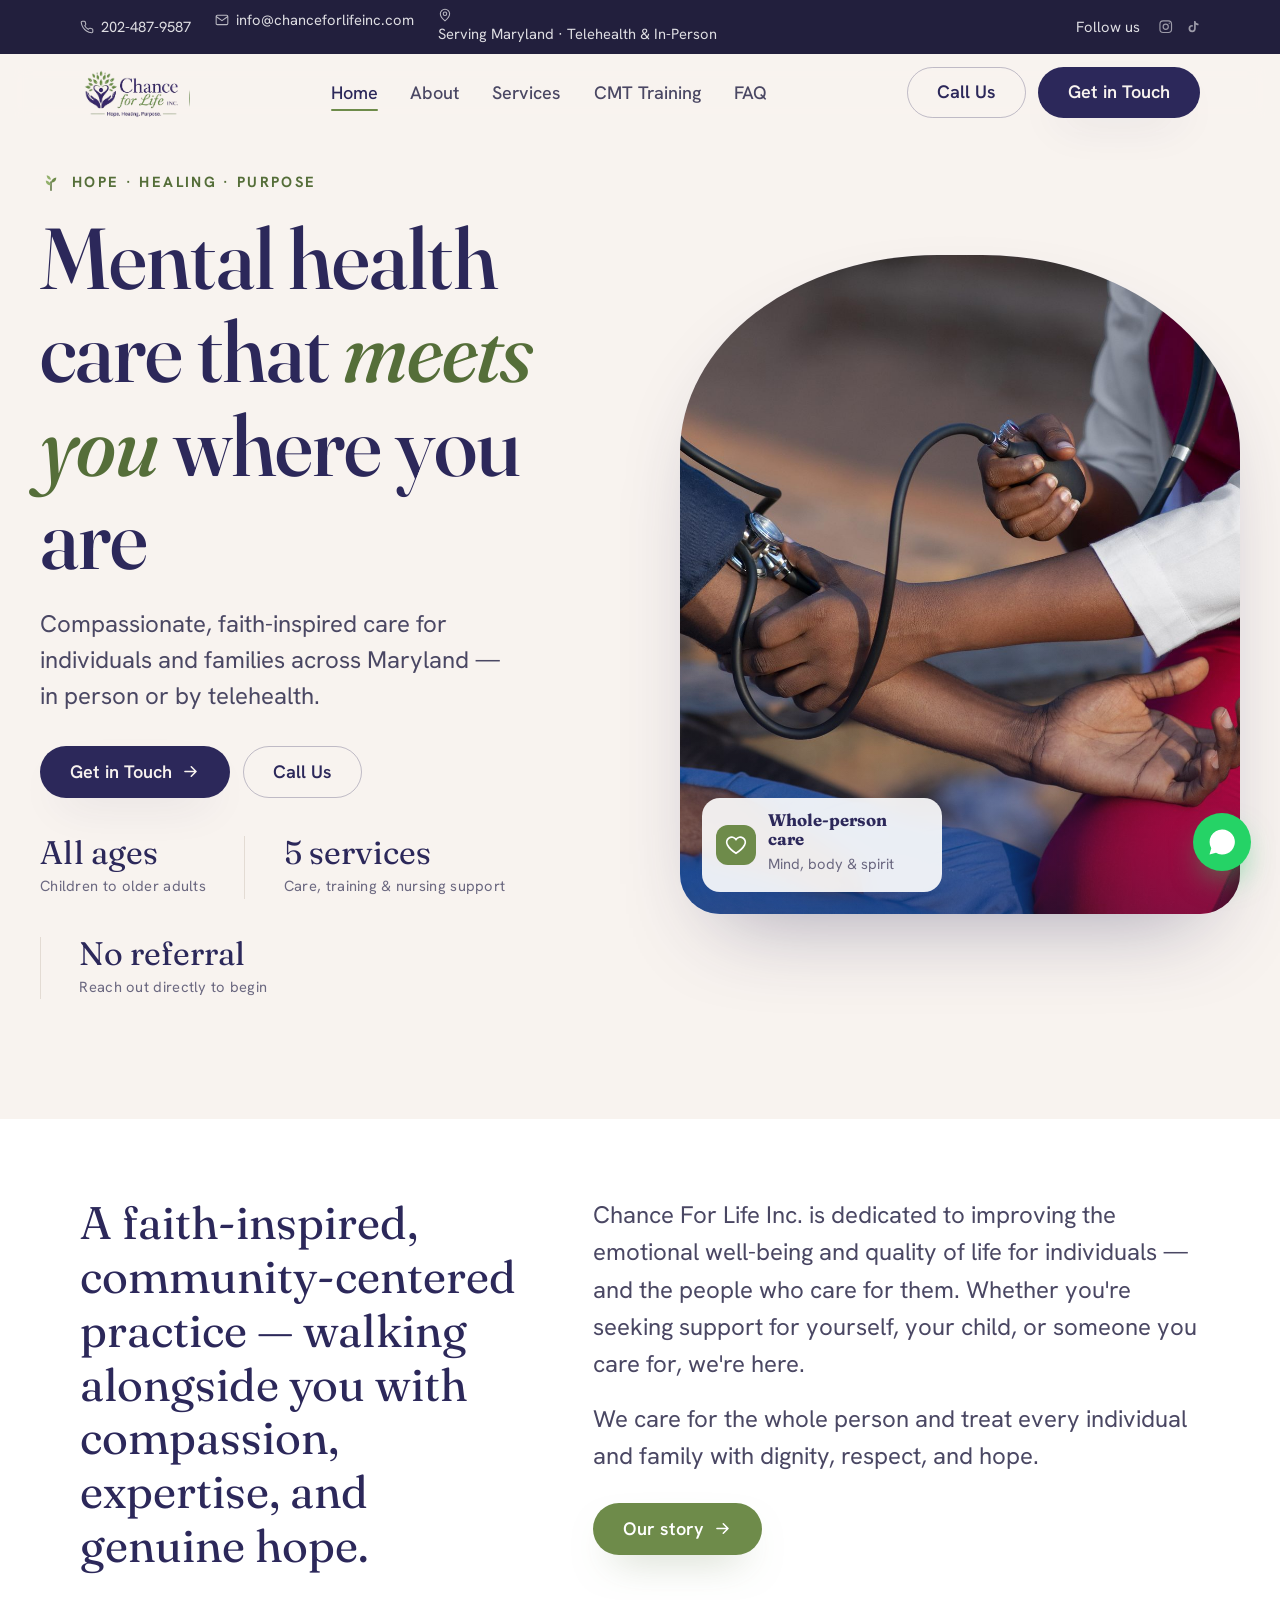
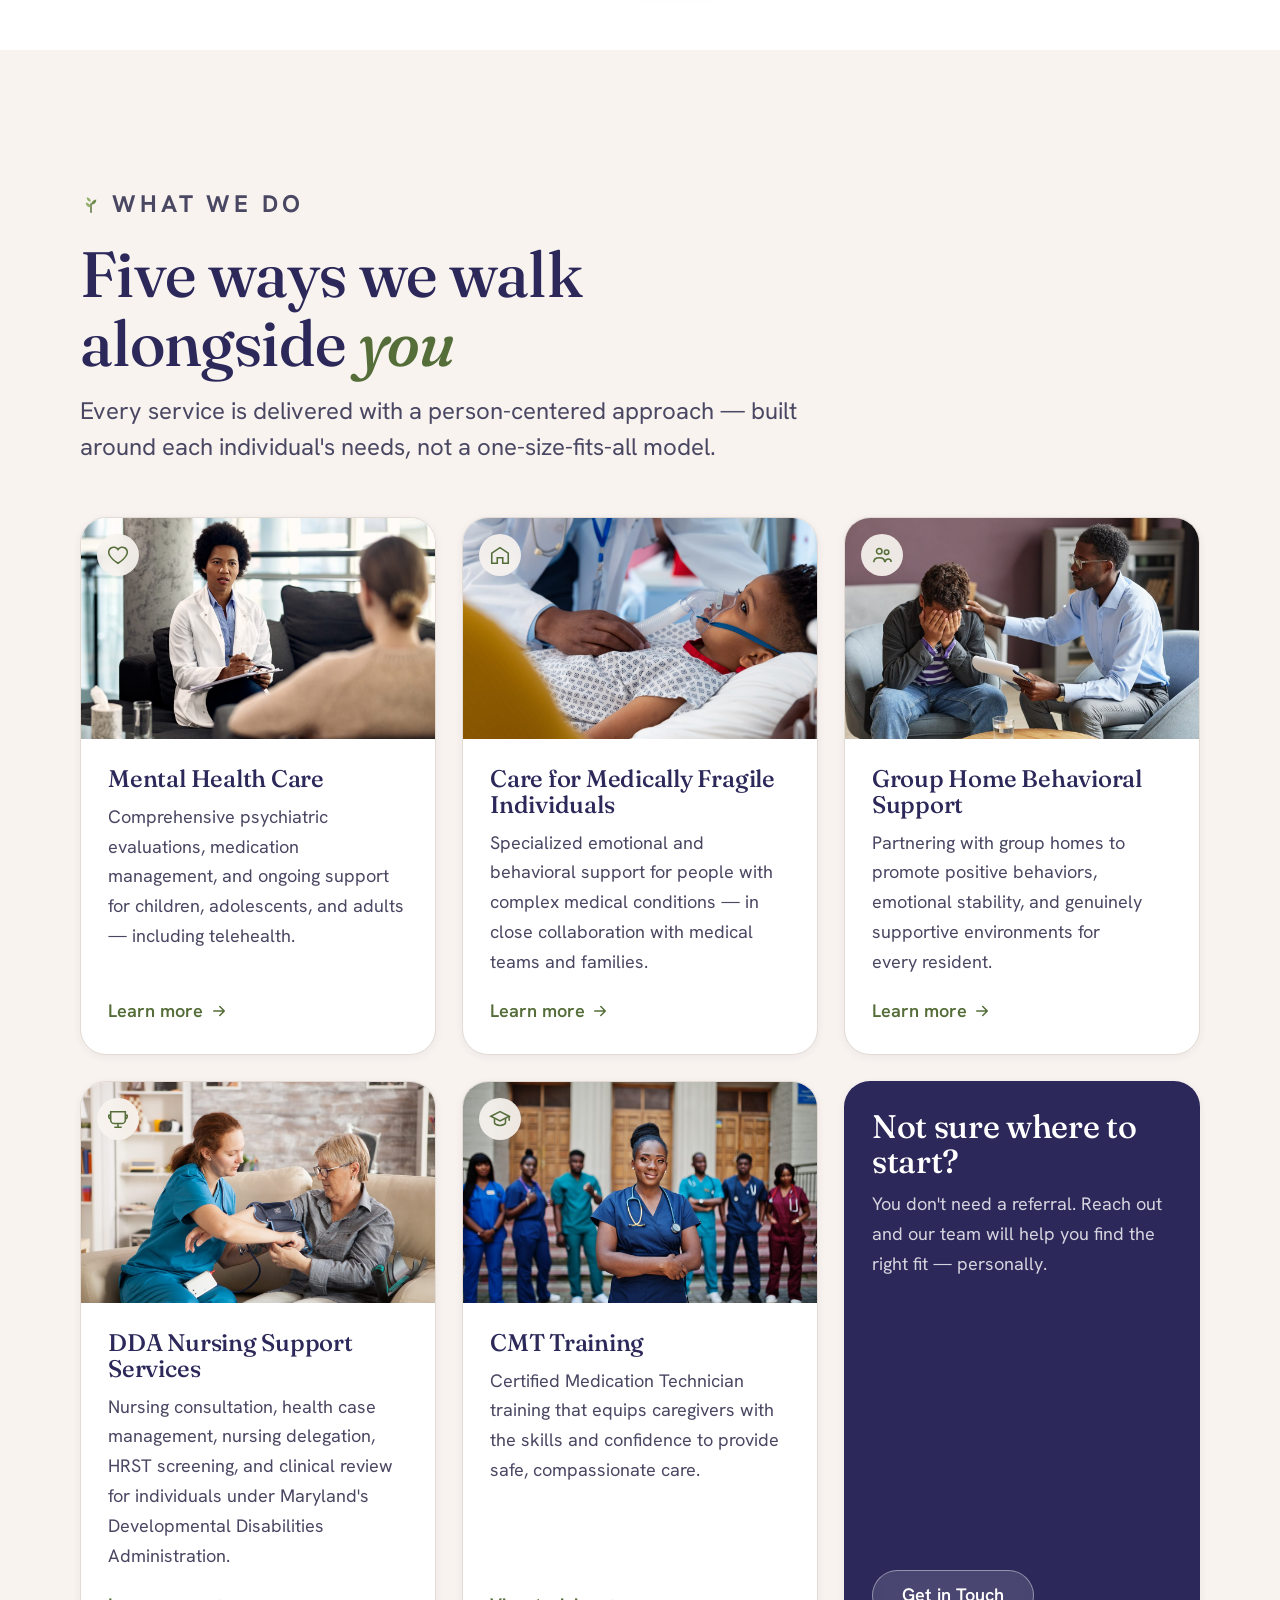
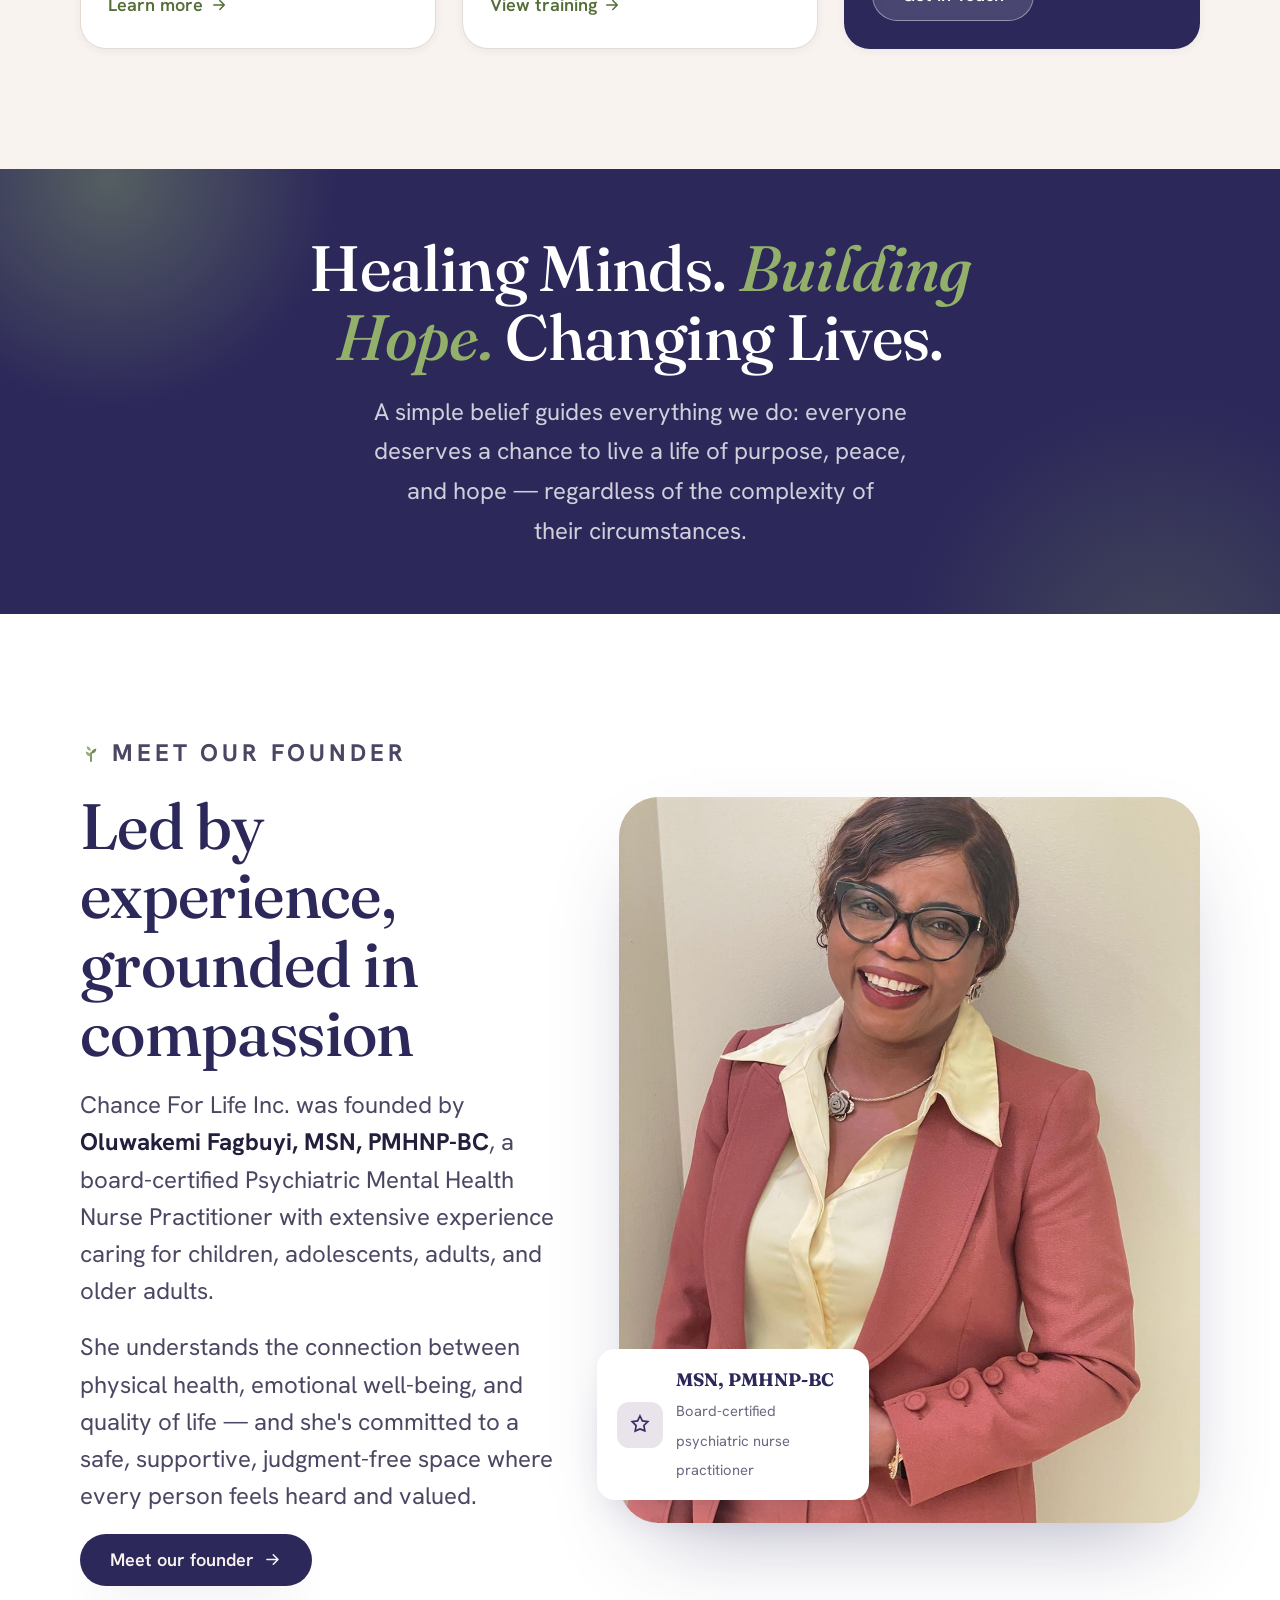
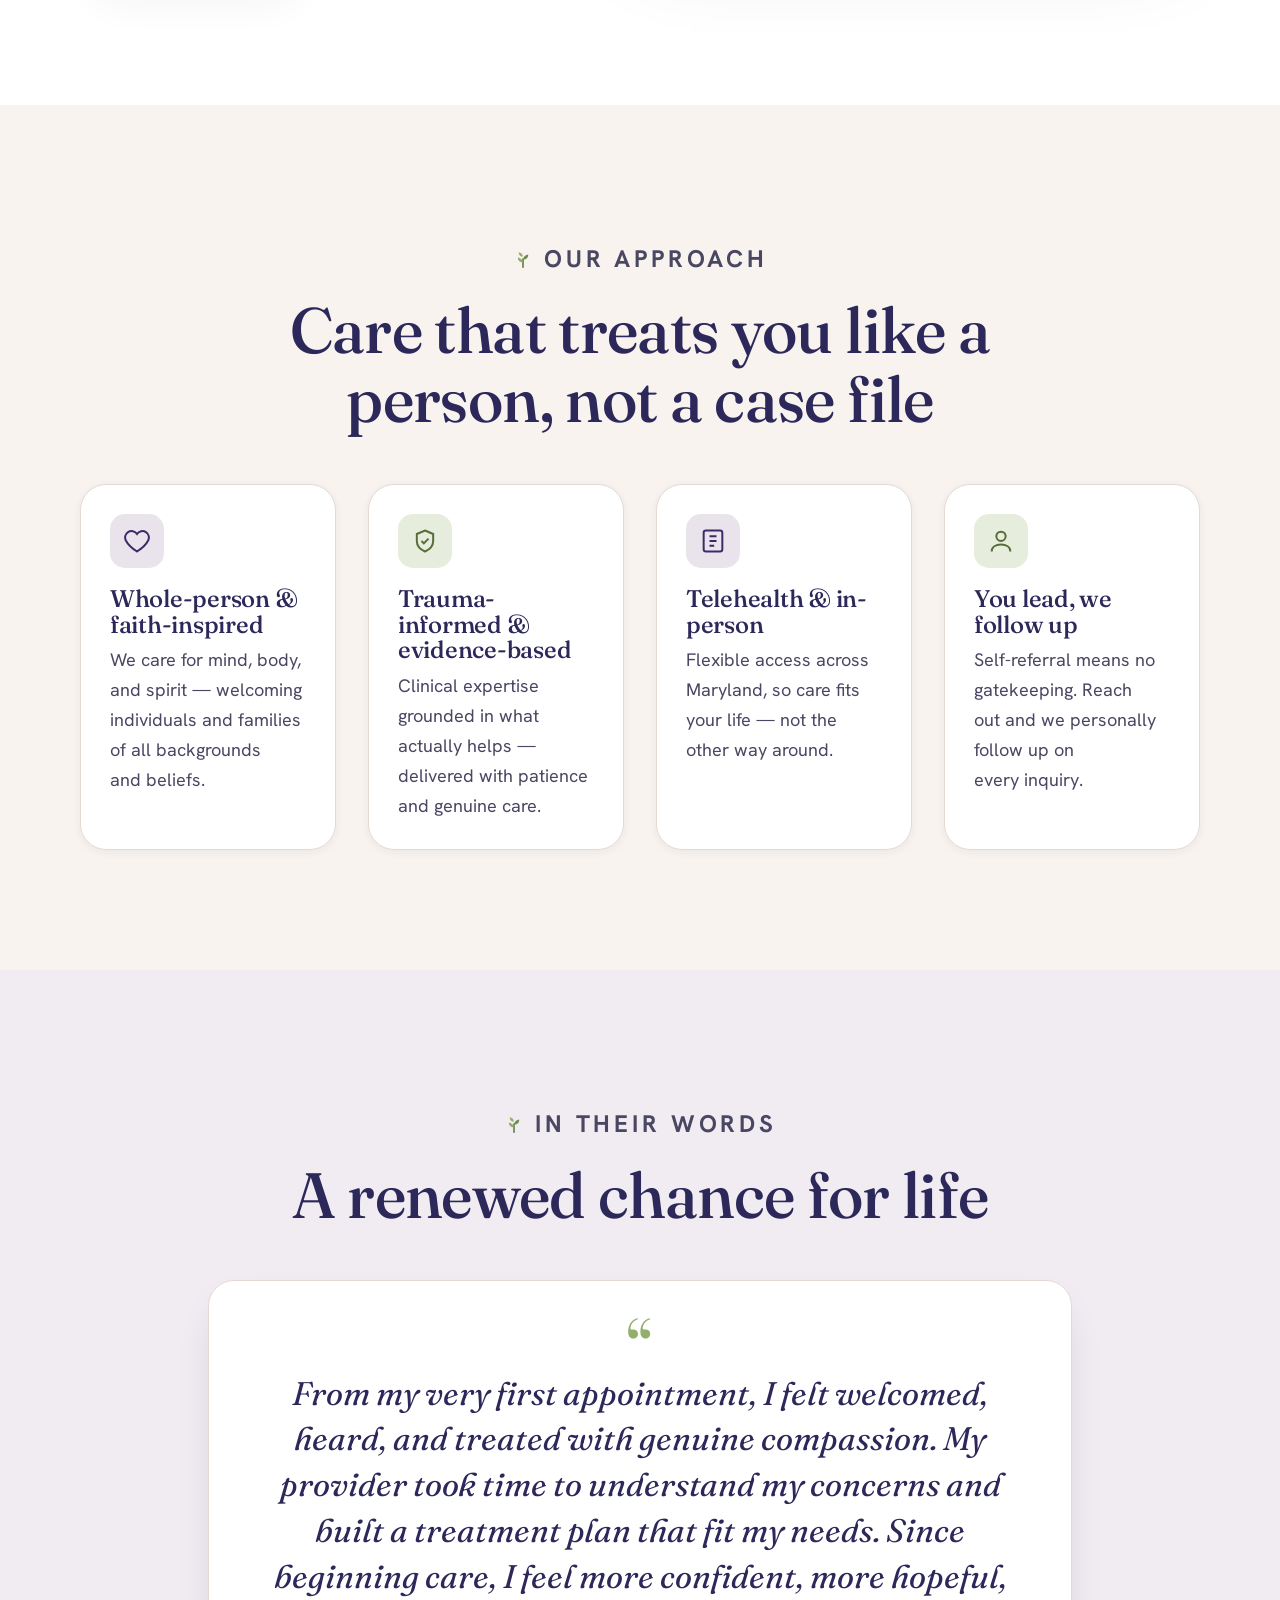
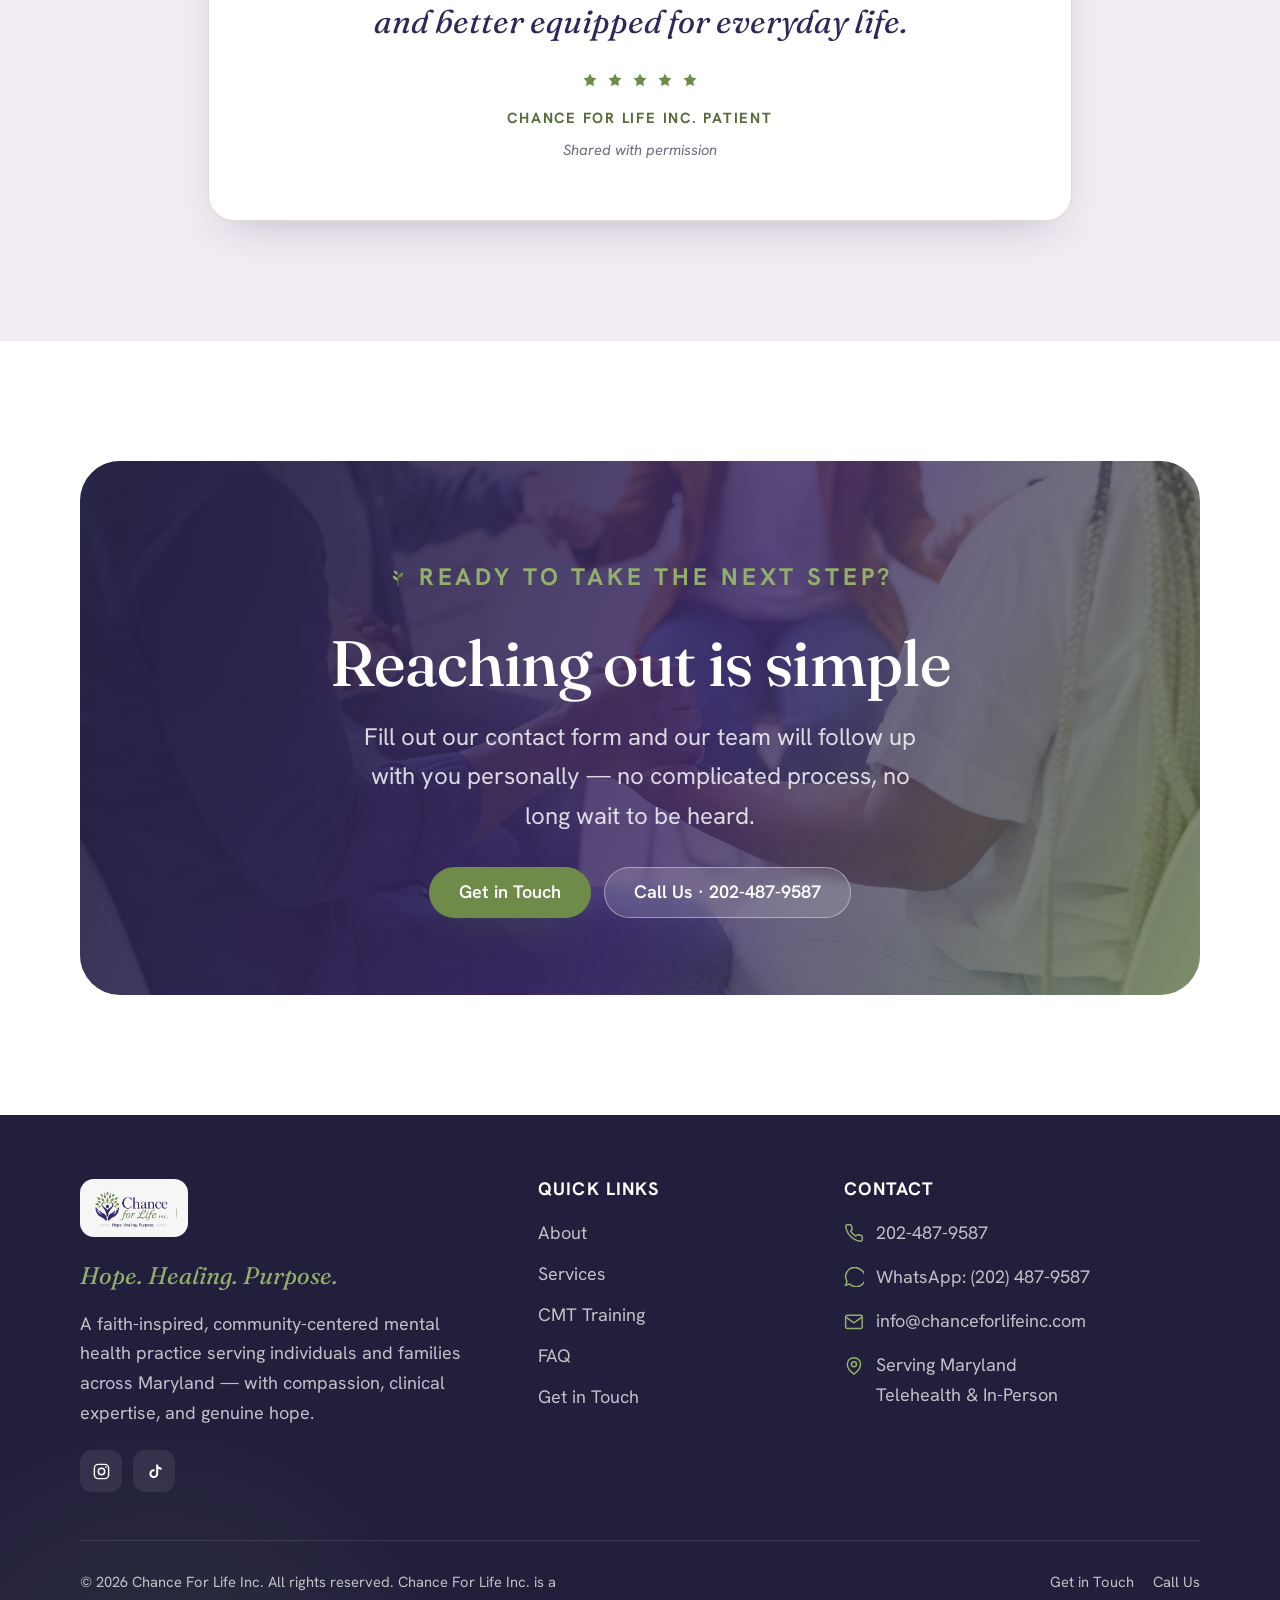
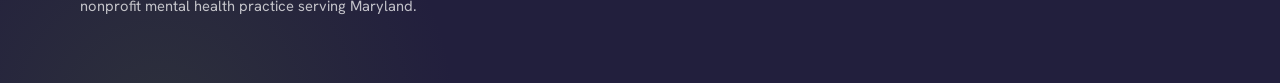
<file: site/index.html>
<!DOCTYPE html>
<html lang="en">
<head>
<meta charset="UTF-8">
<meta name="viewport" content="width=device-width, initial-scale=1.0">
<title>Chance For Life Inc. — Faith-Inspired Mental Health Care in Maryland</title>
<meta name="description" content="Compassionate, faith-inspired mental health care for individuals and families across Maryland — in person or by telehealth. Psychiatric care, support for medically fragile individuals, group home behavioral support, DDA nursing services, and CMT Training.">
<link rel="icon" href="images/favicon.svg" type="image/svg+xml">
<link rel="preconnect" href="https://fonts.googleapis.com">
<link rel="preconnect" href="https://fonts.gstatic.com" crossorigin>
<link href="https://fonts.googleapis.com/css2?family=Fraunces:ital,opsz,wght@0,9..144,400;0,9..144,500;0,9..144,600;1,9..144,400;1,9..144,500;1,9..144,600&family=Hanken+Grotesk:wght@400;500;600;700&display=swap" rel="stylesheet">
<link rel="stylesheet" href="css/styles.css">
</head>
<body>

<!-- ===== Top contact bar ===== -->
<div class="topbar">
  <div class="container topbar__inner">
    <div class="topbar__left">
      <a class="tb-phone" href="tel:+12024879587" aria-label="Call us">
        <svg viewBox="0 0 24 24" fill="none" stroke="currentColor" stroke-width="1.8"><path d="M22 16.9v3a2 2 0 0 1-2.2 2 19.8 19.8 0 0 1-8.6-3.1 19.5 19.5 0 0 1-6-6 19.8 19.8 0 0 1-3.1-8.7A2 2 0 0 1 4.1 2h3a2 2 0 0 1 2 1.7c.1 1 .4 1.9.7 2.8a2 2 0 0 1-.5 2.1L8.1 9.9a16 16 0 0 0 6 6l1.3-1.2a2 2 0 0 1 2.1-.5c.9.3 1.8.6 2.8.7a2 2 0 0 1 1.7 2Z"/></svg>
        202-487-9587
      </a>
      <span><a href="mailto:info@chanceforlifeinc.com"><svg viewBox="0 0 24 24" fill="none" stroke="currentColor" stroke-width="1.8"><rect x="2" y="4" width="20" height="16" rx="2"/><path d="m2 6 10 7L22 6"/></svg>info@chanceforlifeinc.com</a></span>
      <span><svg viewBox="0 0 24 24" fill="none" stroke="currentColor" stroke-width="1.8"><path d="M20 10c0 6-8 12-8 12s-8-6-8-12a8 8 0 0 1 16 0Z"/><circle cx="12" cy="10" r="3"/></svg>Serving Maryland · Telehealth &amp; In-Person</span>
    </div>
    <div class="topbar__right">
      <span>Follow us</span>
      <div class="topbar__socials">
        <a href="https://instagram.com/chanceforlifeinc" target="_blank" rel="noopener" aria-label="Chance For Life on Instagram"><svg viewBox="0 0 24 24" fill="none" stroke="currentColor" stroke-width="1.8"><rect x="3" y="3" width="18" height="18" rx="5"/><circle cx="12" cy="12" r="4"/><circle cx="17.5" cy="6.5" r="1" fill="currentColor" stroke="none"/></svg></a>
        <a href="https://www.tiktok.com/@chanceforlifeinc" target="_blank" rel="noopener" aria-label="Chance For Life on TikTok"><svg viewBox="0 0 24 24" fill="currentColor"><path d="M14 3h2.3c.2 1.6 1.1 3 2.5 3.7.7.4 1.5.6 2.2.6v2.5c-1.6 0-3.1-.5-4.3-1.4v6.4a5.6 5.6 0 1 1-5.6-5.6c.3 0 .6 0 .9.1v2.6a3 3 0 1 0 2.1 2.9V3Z"/></svg></a>
        
      </div>
    </div>
  </div>
</div>

<!-- ===== Header ===== -->
<header class="site-header">
  <div class="container nav">
    <a class="brand" href="index.html" aria-label="Chance For Life Inc. home">
      <img src="images/logo.png" alt="Chance For Life Inc.">
    </a>
    <nav class="nav__links" aria-label="Primary">
      <a href="index.html" aria-current="page">Home</a>
      <a href="about.html">About</a>
      <a href="services.html">Services</a>
      <a href="cmt-training.html">CMT Training</a>
      <a href="faq.html">FAQ</a>
    </nav>
    <div class="nav__cta">
      <a class="btn btn--ghost" href="tel:+12024879587">Call Us</a>
      <a class="btn btn--primary" href="contact.html">Get in Touch</a>
      <button class="nav__toggle" aria-label="Open menu" aria-expanded="false" aria-controls="mobileMenu">
        <svg viewBox="0 0 24 24" fill="none" stroke="currentColor" stroke-width="2"><path d="M3 6h18M3 12h18M3 18h18" stroke-linecap="round"/></svg>
      </button>
    </div>
  </div>
</header>

<!-- ===== Mobile menu ===== -->
<div class="mobile-menu" id="mobileMenu" aria-hidden="true">
  <div class="mobile-menu__top">
    <img src="images/logo.png" alt="Chance For Life Inc." style="height:48px;background:#fff;padding:6px 8px;border-radius:12px">
    <button class="close" aria-label="Close menu"><svg viewBox="0 0 24 24" fill="none" stroke="currentColor" stroke-width="2"><path d="M6 6l12 12M18 6 6 18" stroke-linecap="round"/></svg></button>
  </div>
  <nav aria-label="Mobile">
    <a href="index.html">Home</a>
    <a href="about.html">About</a>
    <a href="services.html">Services</a>
    <a href="cmt-training.html">CMT Training</a>
    <a href="faq.html">FAQ</a>
    <a href="contact.html">Get in Touch <span>→</span></a>
  </nav>
  <div class="mobile-menu__foot">
    <a class="btn btn--sage" href="tel:+12024879587">Call Us · 202-487-9587</a>
  </div>
</div>

<main>
<!-- ===== Hero ===== -->
<section class="hero">
  <div class="container container-wide hero__grid">
    <div class="hero__copy">
      <p class="eyebrow">Hope · Healing · Purpose</p>
      <h1>Mental health care that <span class="accent">meets you</span> where you are</h1>
      <p class="hero__sub">Compassionate, faith-inspired care for individuals and families across Maryland — in person or by telehealth.</p>
      <div class="btn-row">
        <a class="btn btn--primary" href="contact.html">Get in Touch
          <svg viewBox="0 0 24 24" fill="none" stroke="currentColor" stroke-width="2"><path d="M5 12h14M13 6l6 6-6 6" stroke-linecap="round" stroke-linejoin="round"/></svg>
        </a>
        <a class="btn btn--ghost" href="tel:+12024879587">Call Us</a>
      </div>
      <dl class="hero__trust">
        <div><dt>All ages</dt><dd>Children to older adults</dd></div>
        <div><dt>5 services</dt><dd>Care, training &amp; nursing support</dd></div>
        <div><dt>No referral</dt><dd>Reach out directly to begin</dd></div>
      </dl>
    </div>

    <div class="hero__media">
      <div class="hero__slides">
        <div class="slide active"><img src="images/hero-1.jpg" alt="A caregiver comforting a young patient" fetchpriority="high"></div>
        <div class="slide"><img src="images/hero-2.jpg" alt="A nurse in warm conversation with an older woman" loading="lazy"></div>
        <div class="slide"><img src="images/hero-3.jpg" alt="A community holding hands in support" loading="lazy"></div>
      </div>
      <div class="hero__dots" role="tablist" aria-label="Hero slides">
        <button class="active" aria-label="Slide 1"></button>
        <button aria-label="Slide 2"></button>
        <button aria-label="Slide 3"></button>
      </div>
      <div class="hero__chip">
        <span class="ico"><svg viewBox="0 0 24 24" fill="none" stroke="currentColor" stroke-width="1.8"><path d="M12 21s-7-4.5-9.3-9A5.3 5.3 0 0 1 12 6a5.3 5.3 0 0 1 9.3 6c-2.3 4.5-9.3 9-9.3 9Z"/></svg></span>
        <div><b>Whole-person care</b><span>Mind, body &amp; spirit</span></div>
      </div>
    </div>
  </div>
</section>

<!-- ===== Intro / mission ===== -->
<section class="section section--tight bg-white">
  <div class="container intro__inner">
    <div class="intro__lead reveal">
      A faith-inspired, community-centered practice — walking alongside you with compassion, expertise, and genuine hope.
    </div>
    <div class="intro__body reveal d1">
      <p>Chance For Life Inc. is dedicated to improving the emotional well-being and quality of life for individuals — and the people who care for them. Whether you're seeking support for yourself, your child, or someone you care for, we're here.</p>
      <p>We care for the whole person and treat every individual and family with dignity, respect, and hope.</p>
      <div class="btn-row">
        <a class="btn btn--sage" href="about.html">Our story
          <svg viewBox="0 0 24 24" fill="none" stroke="currentColor" stroke-width="2"><path d="M5 12h14M13 6l6 6-6 6" stroke-linecap="round" stroke-linejoin="round"/></svg>
        </a>
      </div>
    </div>
  </div>
</section>

<!-- ===== What we do / pillars ===== -->
<section class="section bg-cream">
  <div class="container">
    <div class="section-head reveal">
      <p class="eyebrow">What we do</p>
      <h2>Five ways we walk alongside <span class="script">you</span></h2>
      <p>Every service is delivered with a person-centered approach — built around each individual's needs, not a one-size-fits-all model.</p>
    </div>

    <div class="pillars mt-gap">
      <article class="pillar reveal">
        <div class="pillar__media">
          <span class="pillar__num"><svg viewBox="0 0 24 24" fill="none" stroke="currentColor" stroke-width="1.7"><path d="M12 21s-7-4.5-9.3-9A5.3 5.3 0 0 1 12 6a5.3 5.3 0 0 1 9.3 6c-2.3 4.5-9.3 9-9.3 9Z"/></svg></span>
          <img src="images/svc-mental-health.jpg" alt="A therapist talking with a client" loading="lazy">
        </div>
        <div class="pillar__body">
          <h3>Mental Health Care</h3>
          <p>Comprehensive psychiatric evaluations, medication management, and ongoing support for children, adolescents, and adults — including telehealth.</p>
          <a class="textlink" href="services.html#mental-health">Learn more <svg viewBox="0 0 24 24" fill="none" stroke="currentColor" stroke-width="2"><path d="M5 12h14M13 6l6 6-6 6" stroke-linecap="round" stroke-linejoin="round"/></svg></a>
        </div>
      </article>

      <article class="pillar reveal d1">
        <div class="pillar__media">
          <span class="pillar__num"><svg viewBox="0 0 24 24" fill="none" stroke="currentColor" stroke-width="1.7"><path d="M3 21V10l9-6 9 6v11h-6v-6H9v6H3Z"/></svg></span>
          <img src="images/svc-medically-fragile.jpg?v=2" alt="A doctor gently resting a hand on a child receiving oxygen in a hospital bed" loading="lazy">
        </div>
        <div class="pillar__body">
          <h3>Care for Medically Fragile Individuals</h3>
          <p>Specialized emotional and behavioral support for people with complex medical conditions — in close collaboration with medical teams and families.</p>
          <a class="textlink" href="services.html#medically-fragile">Learn more <svg viewBox="0 0 24 24" fill="none" stroke="currentColor" stroke-width="2"><path d="M5 12h14M13 6l6 6-6 6" stroke-linecap="round" stroke-linejoin="round"/></svg></a>
        </div>
      </article>

      <article class="pillar reveal d2">
        <div class="pillar__media">
          <span class="pillar__num"><svg viewBox="0 0 24 24" fill="none" stroke="currentColor" stroke-width="1.7"><circle cx="9" cy="8" r="3"/><circle cx="17" cy="9" r="2.4"/><path d="M3 20c0-3.3 2.7-5 6-5s6 1.7 6 5M15.5 20c0-2.3 1.4-3.6 3.5-3.6s3 1.3 3 3.1"/></svg></span>
          <img src="images/svc-group-home.jpg" alt="A counselor meeting with a young person" loading="lazy">
        </div>
        <div class="pillar__body">
          <h3>Group Home Behavioral Support</h3>
          <p>Partnering with group homes to promote positive behaviors, emotional stability, and genuinely supportive environments for every resident.</p>
          <a class="textlink" href="services.html#group-home">Learn more <svg viewBox="0 0 24 24" fill="none" stroke="currentColor" stroke-width="2"><path d="M5 12h14M13 6l6 6-6 6" stroke-linecap="round" stroke-linejoin="round"/></svg></a>
        </div>
      </article>

      <article class="pillar reveal">
        <div class="pillar__media">
          <span class="pillar__num"><svg viewBox="0 0 24 24" fill="none" stroke="currentColor" stroke-width="1.7"><path d="M8 21h8M12 17v4M4 4h16v9a4 4 0 0 1-4 4H8a4 4 0 0 1-4-4V4Z"/><path d="M4 8H2v2a3 3 0 0 0 2 2M20 8h2v2a3 3 0 0 1-2 2"/></svg></span>
          <img src="images/svc-dda.jpg" alt="A nurse checking a patient's blood pressure" loading="lazy">
        </div>
        <div class="pillar__body">
          <h3>DDA Nursing Support Services</h3>
          <p>Nursing consultation, health case management, nursing delegation, HRST screening, and clinical review for individuals under Maryland's Developmental Disabilities Administration.</p>
          <a class="textlink" href="services.html#dda">Learn more <svg viewBox="0 0 24 24" fill="none" stroke="currentColor" stroke-width="2"><path d="M5 12h14M13 6l6 6-6 6" stroke-linecap="round" stroke-linejoin="round"/></svg></a>
        </div>
      </article>

      <article class="pillar reveal d1">
        <div class="pillar__media">
          <span class="pillar__num"><svg viewBox="0 0 24 24" fill="none" stroke="currentColor" stroke-width="1.7"><path d="M12 4 2 9l10 5 10-5-10-5Z"/><path d="M6 11.5V16c0 1.5 2.7 3 6 3s6-1.5 6-3v-4.5M22 9v5"/></svg></span>
          <img src="images/svc-cmt.jpg" alt="A group of medical students" loading="lazy">
        </div>
        <div class="pillar__body">
          <h3>CMT Training</h3>
          <p>Certified Medication Technician training that equips caregivers with the skills and confidence to provide safe, compassionate care.</p>
          <a class="textlink" href="cmt-training.html">View training <svg viewBox="0 0 24 24" fill="none" stroke="currentColor" stroke-width="2"><path d="M5 12h14M13 6l6 6-6 6" stroke-linecap="round" stroke-linejoin="round"/></svg></a>
        </div>
      </article>

      <article class="pillar reveal d2" style="background:var(--indigo);border-color:transparent;color:#fff;justify-content:center;">
        <div class="pillar__body" style="justify-content:center;">
          <h3 style="color:#fff;font-size:var(--step-2);">Not sure where to start?</h3>
          <p style="color:rgba(255,255,255,0.8);">You don't need a referral. Reach out and our team will help you find the right fit — personally.</p>
          <a class="btn btn--light" href="contact.html" style="align-self:flex-start;margin-top:0.4rem;">Get in Touch</a>
        </div>
      </article>
    </div>
  </div>
</section>

<!-- ===== Tagline band ===== -->
<section class="band">
  <div class="container band__inner">
    <h2 class="reveal">Healing Minds. <span class="em">Building Hope.</span> Changing Lives.</h2>
    <p class="reveal d1">A simple belief guides everything we do: everyone deserves a chance to live a life of purpose, peace, and hope — regardless of the complexity of their circumstances.</p>
  </div>
</section>

<!-- ===== Founder teaser ===== -->
<section class="section bg-white">
  <div class="container">
    <div class="split split--reverse">
      <div class="split__media reveal">
        <div class="frame"><img src="images/founder.jpg" alt="Portrait of the founder of Chance For Life Inc."></div>
        <div class="split__badge">
          <span class="cred"><svg viewBox="0 0 24 24" fill="none" stroke="currentColor" stroke-width="1.7"><path d="M12 3l2.4 4.9 5.4.8-3.9 3.8.9 5.4L12 15.9 7.2 18l.9-5.4L4.2 8.7l5.4-.8L12 3Z"/></svg></span>
          <div><b>MSN, PMHNP-BC</b><span>Board-certified psychiatric nurse practitioner</span></div>
        </div>
      </div>
      <div class="split__body reveal d1">
        <p class="eyebrow">Meet our founder</p>
        <h2>Led by experience, grounded in compassion</h2>
        <p>Chance For Life Inc. was founded by <strong>Oluwakemi Fagbuyi, MSN, PMHNP-BC</strong>, a board-certified Psychiatric Mental Health Nurse Practitioner with extensive experience caring for children, adolescents, adults, and older adults.</p>
        <p>She understands the connection between physical health, emotional well-being, and quality of life — and she's committed to a safe, supportive, judgment-free space where every person feels heard and valued.</p>
        <div class="btn-row">
          <a class="btn btn--primary" href="about.html">Meet our founder
            <svg viewBox="0 0 24 24" fill="none" stroke="currentColor" stroke-width="2"><path d="M5 12h14M13 6l6 6-6 6" stroke-linecap="round" stroke-linejoin="round"/></svg>
          </a>
        </div>
      </div>
    </div>
  </div>
</section>

<!-- ===== Why choose / values ===== -->
<section class="section bg-cream">
  <div class="container">
    <div class="section-head section-head--center reveal">
      <p class="eyebrow eyebrow--center">Our approach</p>
      <h2>Care that treats you like a person, not a case file</h2>
    </div>
    <div class="features mt-gap">
      <div class="feature reveal">
        <span class="ico"><svg viewBox="0 0 24 24" fill="none" stroke="currentColor" stroke-width="1.7"><path d="M12 21s-7-4.5-9.3-9A5.3 5.3 0 0 1 12 6a5.3 5.3 0 0 1 9.3 6c-2.3 4.5-9.3 9-9.3 9Z"/></svg></span>
        <h3>Whole-person &amp; faith-inspired</h3>
        <p>We care for mind, body, and spirit — welcoming individuals and families of all backgrounds and beliefs.</p>
      </div>
      <div class="feature reveal d1">
        <span class="ico"><svg viewBox="0 0 24 24" fill="none" stroke="currentColor" stroke-width="1.7"><path d="M9 12l2 2 4-4"/><path d="M12 3l7 3v6c0 5-3.5 7.5-7 9-3.5-1.5-7-4-7-9V6l7-3Z"/></svg></span>
        <h3>Trauma-informed &amp; evidence-based</h3>
        <p>Clinical expertise grounded in what actually helps — delivered with patience and genuine care.</p>
      </div>
      <div class="feature reveal d2">
        <span class="ico"><svg viewBox="0 0 24 24" fill="none" stroke="currentColor" stroke-width="1.7"><rect x="4" y="3" width="16" height="18" rx="2"/><path d="M9 8h6M9 12h6M9 16h4"/></svg></span>
        <h3>Telehealth &amp; in-person</h3>
        <p>Flexible access across Maryland, so care fits your life — not the other way around.</p>
      </div>
      <div class="feature reveal d3">
        <span class="ico"><svg viewBox="0 0 24 24" fill="none" stroke="currentColor" stroke-width="1.7"><circle cx="12" cy="8" r="4"/><path d="M4 21c0-4 3.6-6 8-6s8 2 8 6"/></svg></span>
        <h3>You lead, we follow up</h3>
        <p>Self-referral means no gatekeeping. Reach out and we personally follow up on every inquiry.</p>
      </div>
    </div>
  </div>
</section>

<!-- ===== Testimonial ===== -->
<section class="section bg-lav">
  <div class="container">
    <div class="section-head section-head--center reveal">
      <p class="eyebrow eyebrow--center">In their words</p>
      <h2>A renewed chance for life</h2>
    </div>
    <figure class="testimonial-card reveal d1 mt-gap">
      <span class="quotemark" aria-hidden="true">&ldquo;</span>
      <blockquote>From my very first appointment, I felt welcomed, heard, and treated with genuine compassion. My provider took time to understand my concerns and built a treatment plan that fit my needs. Since beginning care, I feel more confident, more hopeful, and better equipped for everyday life.</blockquote>
      <div class="stars" aria-label="Five out of five stars">
        <svg viewBox="0 0 24 24" fill="currentColor"><path d="M12 3l2.4 4.9 5.4.8-3.9 3.8.9 5.4L12 15.9 7.2 18l.9-5.4L4.2 8.7l5.4-.8L12 3Z"/></svg>
        <svg viewBox="0 0 24 24" fill="currentColor"><path d="M12 3l2.4 4.9 5.4.8-3.9 3.8.9 5.4L12 15.9 7.2 18l.9-5.4L4.2 8.7l5.4-.8L12 3Z"/></svg>
        <svg viewBox="0 0 24 24" fill="currentColor"><path d="M12 3l2.4 4.9 5.4.8-3.9 3.8.9 5.4L12 15.9 7.2 18l.9-5.4L4.2 8.7l5.4-.8L12 3Z"/></svg>
        <svg viewBox="0 0 24 24" fill="currentColor"><path d="M12 3l2.4 4.9 5.4.8-3.9 3.8.9 5.4L12 15.9 7.2 18l.9-5.4L4.2 8.7l5.4-.8L12 3Z"/></svg>
        <svg viewBox="0 0 24 24" fill="currentColor"><path d="M12 3l2.4 4.9 5.4.8-3.9 3.8.9 5.4L12 15.9 7.2 18l.9-5.4L4.2 8.7l5.4-.8L12 3Z"/></svg>
      </div>
      <figcaption><cite>Chance For Life Inc. patient</cite><span class="perm">Shared with permission</span></figcaption>
    </figure>
  </div>
</section>

<!-- ===== Closing CTA ===== -->
<section class="section bg-white">
  <div class="container">
    <div class="cta-band reveal">
      <div class="cta-band__bg"><img src="images/cta-hands.jpg" alt=""></div>
      <div class="cta-band__inner">
        <p class="eyebrow eyebrow--center" style="color:var(--sage-soft)">Ready to take the next step?</p>
        <h2>Reaching out is simple</h2>
        <p>Fill out our contact form and our team will follow up with you personally — no complicated process, no long wait to be heard.</p>
        <div class="btn-row">
          <a class="btn btn--sage" href="contact.html">Get in Touch</a>
          <a class="btn btn--light" href="tel:+12024879587">Call Us · 202-487-9587</a>
        </div>
      </div>
    </div>
  </div>
</section>
</main>

<!-- ===== Footer (shared) ===== -->
<footer class="site-footer">
  <div class="container footer__inner footer">
    <div class="footer__grid">
      <div class="footer__brand">
        <img src="images/logo.png" alt="Chance For Life Inc.">
        <p class="tagline">Hope. Healing. Purpose.</p>
        <p>A faith-inspired, community-centered mental health practice serving individuals and families across Maryland — with compassion, clinical expertise, and genuine hope.</p>
        <div class="footer__socials">
          <a href="https://instagram.com/chanceforlifeinc" target="_blank" rel="noopener" aria-label="Chance For Life on Instagram"><svg viewBox="0 0 24 24" fill="none" stroke="currentColor" stroke-width="1.8"><rect x="3" y="3" width="18" height="18" rx="5"/><circle cx="12" cy="12" r="4"/><circle cx="17.5" cy="6.5" r="1" fill="currentColor" stroke="none"/></svg></a>
          <a href="https://www.tiktok.com/@chanceforlifeinc" target="_blank" rel="noopener" aria-label="Chance For Life on TikTok"><svg viewBox="0 0 24 24" fill="currentColor"><path d="M14 3h2.3c.2 1.6 1.1 3 2.5 3.7.7.4 1.5.6 2.2.6v2.5c-1.6 0-3.1-.5-4.3-1.4v6.4a5.6 5.6 0 1 1-5.6-5.6c.3 0 .6 0 .9.1v2.6a3 3 0 1 0 2.1 2.9V3Z"/></svg></a>
          
        </div>
      </div>
      <div>
        <h4>Quick Links</h4>
        <div class="footer__links">
          <a href="about.html">About</a>
          <a href="services.html">Services</a>
          <a href="cmt-training.html">CMT Training</a>
          <a href="faq.html">FAQ</a>
          <a href="contact.html">Get in Touch</a>
        </div>
      </div>
      <div>
        <h4>Contact</h4>
        <ul class="footer__contact">
          <li><svg viewBox="0 0 24 24" fill="none" stroke="currentColor" stroke-width="1.8"><path d="M22 16.9v3a2 2 0 0 1-2.2 2 19.8 19.8 0 0 1-8.6-3.1 19.5 19.5 0 0 1-6-6 19.8 19.8 0 0 1-3.1-8.7A2 2 0 0 1 4.1 2h3a2 2 0 0 1 2 1.7c.1 1 .4 1.9.7 2.8a2 2 0 0 1-.5 2.1L8.1 9.9a16 16 0 0 0 6 6l1.3-1.2a2 2 0 0 1 2.1-.5c.9.3 1.8.6 2.8.7a2 2 0 0 1 1.7 2Z"/></svg><a href="tel:+12024879587">202-487-9587</a></li>
          <li><svg viewBox="0 0 24 24" fill="none" stroke="currentColor" stroke-width="1.8"><path d="M20.5 3.5A11 11 0 0 0 3.6 17.3L2 22l4.8-1.5A11 11 0 1 0 20.5 3.5Z"/></svg><a href="https://wa.me/12024879587" target="_blank" rel="noopener" aria-label="Message us on WhatsApp">WhatsApp: (202) 487-9587</a></li>
          <li><svg viewBox="0 0 24 24" fill="none" stroke="currentColor" stroke-width="1.8"><rect x="2" y="4" width="20" height="16" rx="2"/><path d="m2 6 10 7L22 6"/></svg><a href="mailto:info@chanceforlifeinc.com">info@chanceforlifeinc.com</a></li>
          <li><svg viewBox="0 0 24 24" fill="none" stroke="currentColor" stroke-width="1.8"><path d="M20 10c0 6-8 12-8 12s-8-6-8-12a8 8 0 0 1 16 0Z"/><circle cx="12" cy="10" r="3"/></svg><span>Serving Maryland<br>Telehealth &amp; In-Person</span></li>
        </ul>
      </div>
    </div>
    <div class="footer__bottom">
      <p>© <span id="year">2026</span> Chance For Life Inc. All rights reserved. Chance For Life Inc. is a nonprofit mental health practice serving Maryland.</p>
      <div class="legal">
        <a href="contact.html">Get in Touch</a>
        <a href="tel:+12024879587">Call Us</a>
      </div>
    </div>
  </div>
</footer>

<a class="wa-float" href="https://wa.me/12024879587" target="_blank" rel="noopener" aria-label="Chat with us on WhatsApp">
  <svg viewBox="0 0 24 24" fill="currentColor"><path d="M17.5 14.4c-.3-.2-1.7-.9-2-1-.3-.1-.5-.1-.6.2-.2.3-.7.9-.9 1.1-.2.2-.3.2-.6.1-.3-.2-1.2-.5-2.3-1.4-.9-.8-1.4-1.7-1.6-2-.2-.3 0-.5.1-.6l.4-.5c.1-.2.2-.3.3-.5.1-.2 0-.4 0-.5 0-.2-.6-1.6-.9-2.1-.2-.5-.4-.5-.6-.5h-.5c-.2 0-.5.1-.7.3-.3.3-1 1-1 2.4s1 2.8 1.2 3c.1.2 2 3.1 4.9 4.3.7.3 1.2.5 1.6.6.7.2 1.3.2 1.8.1.5-.1 1.7-.7 2-1.4.2-.7.2-1.2.2-1.4l-.5-.1ZM12 2a10 10 0 0 0-8.6 15L2 22l5.2-1.4A10 10 0 1 0 12 2Z"/></svg>
</a>

<script src="js/main.js"></script>
</body>
</html>
</file>
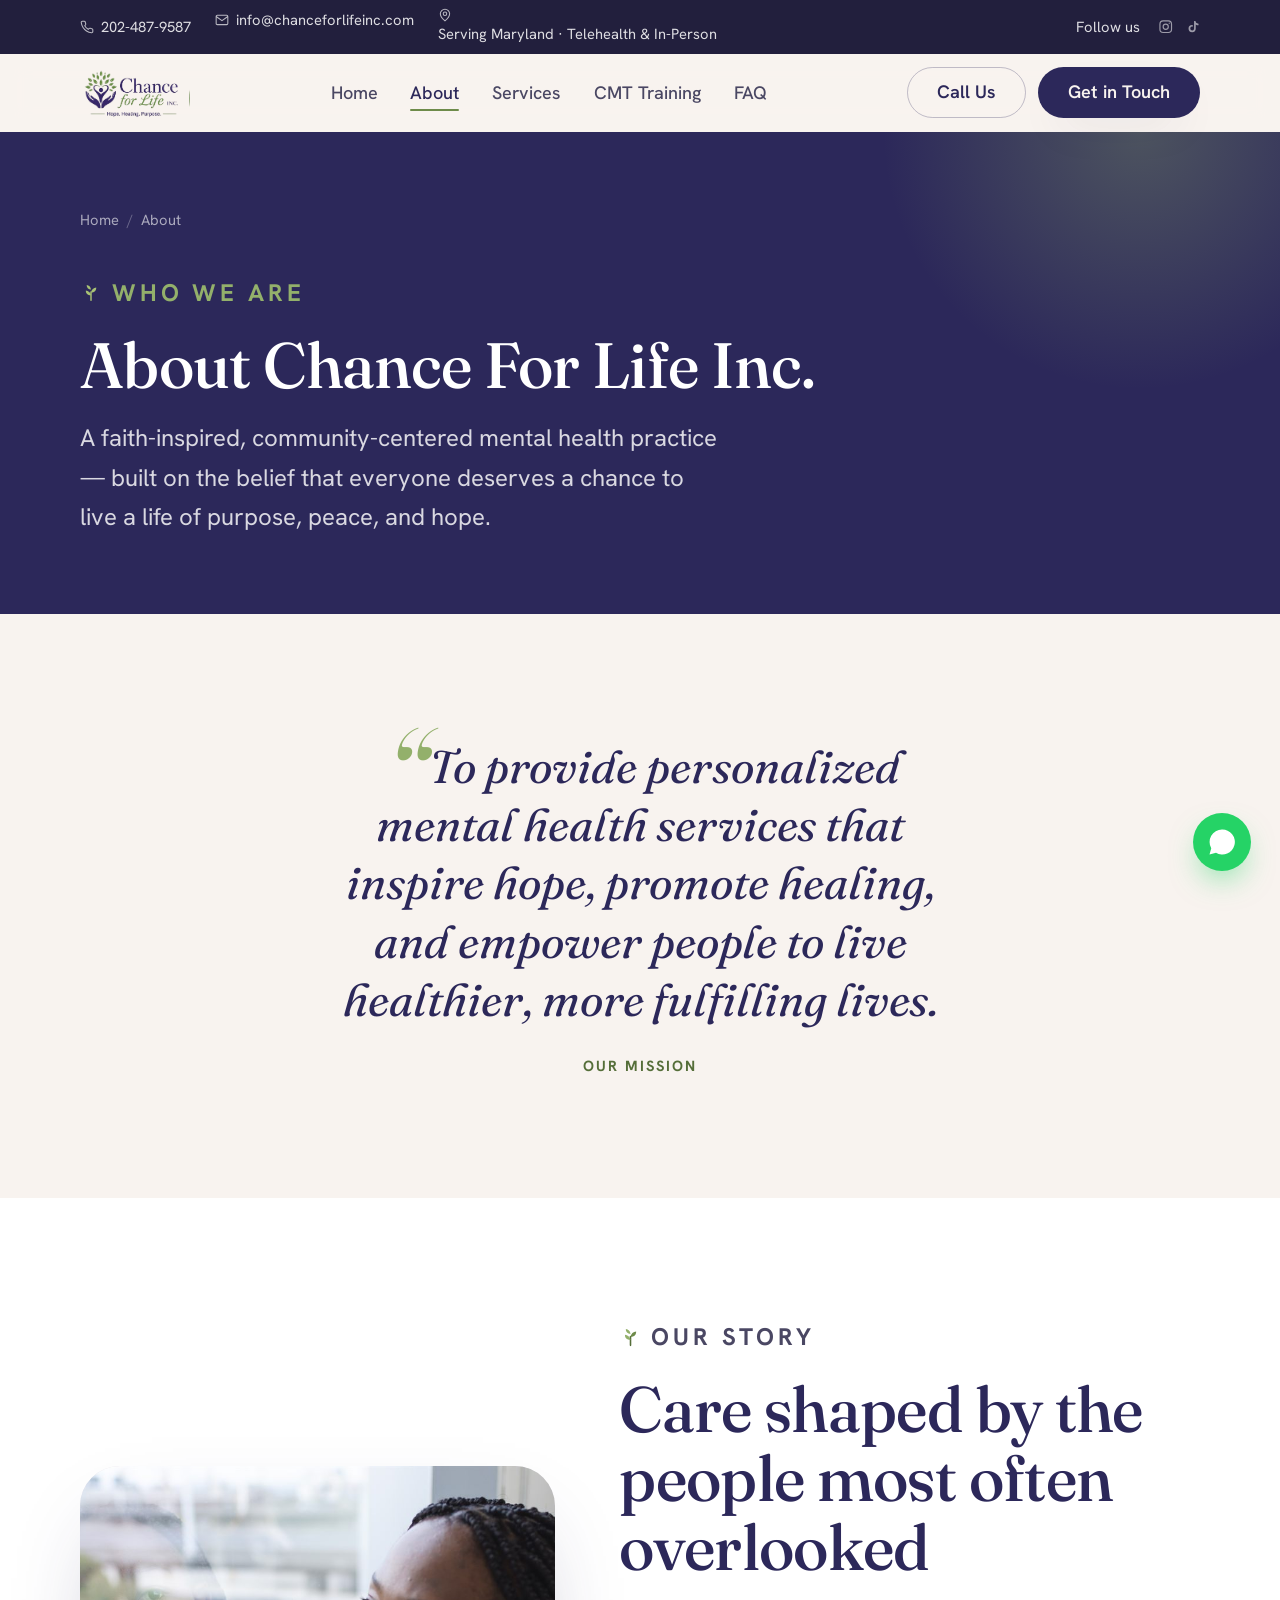
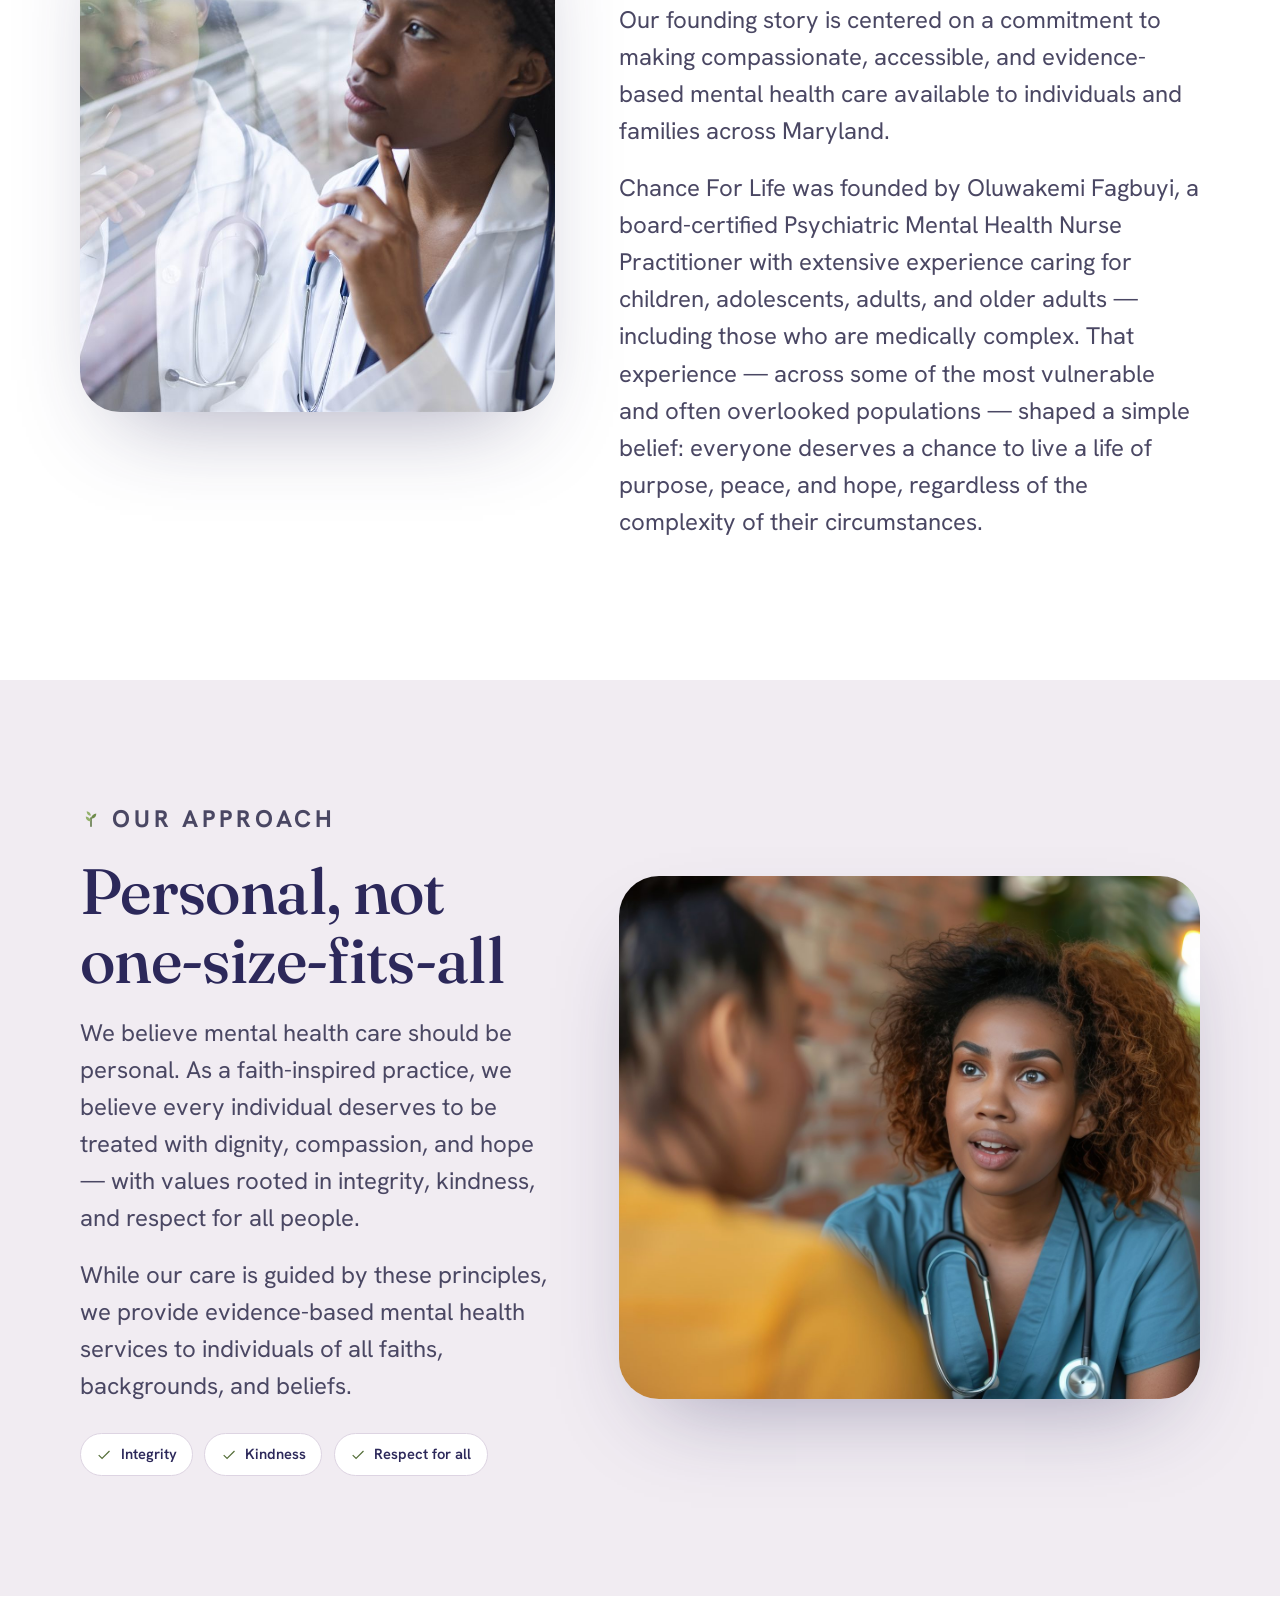
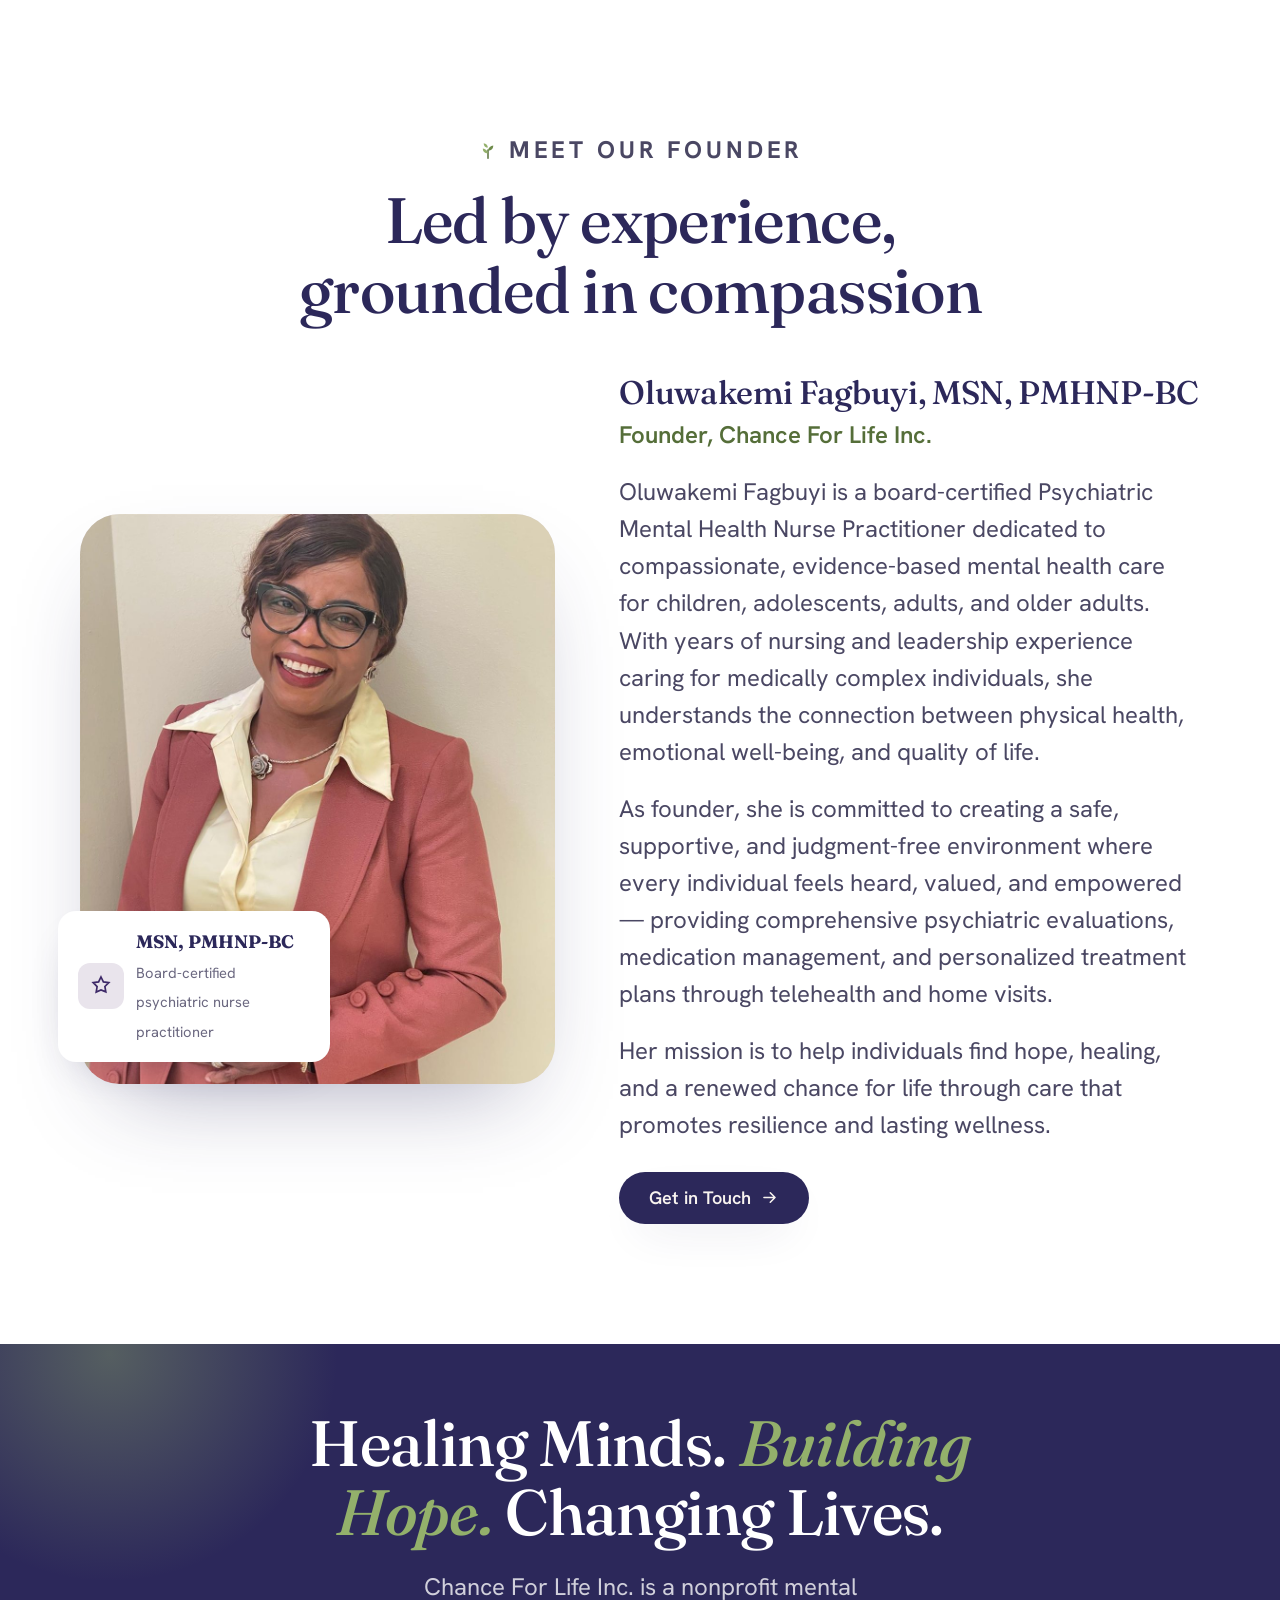
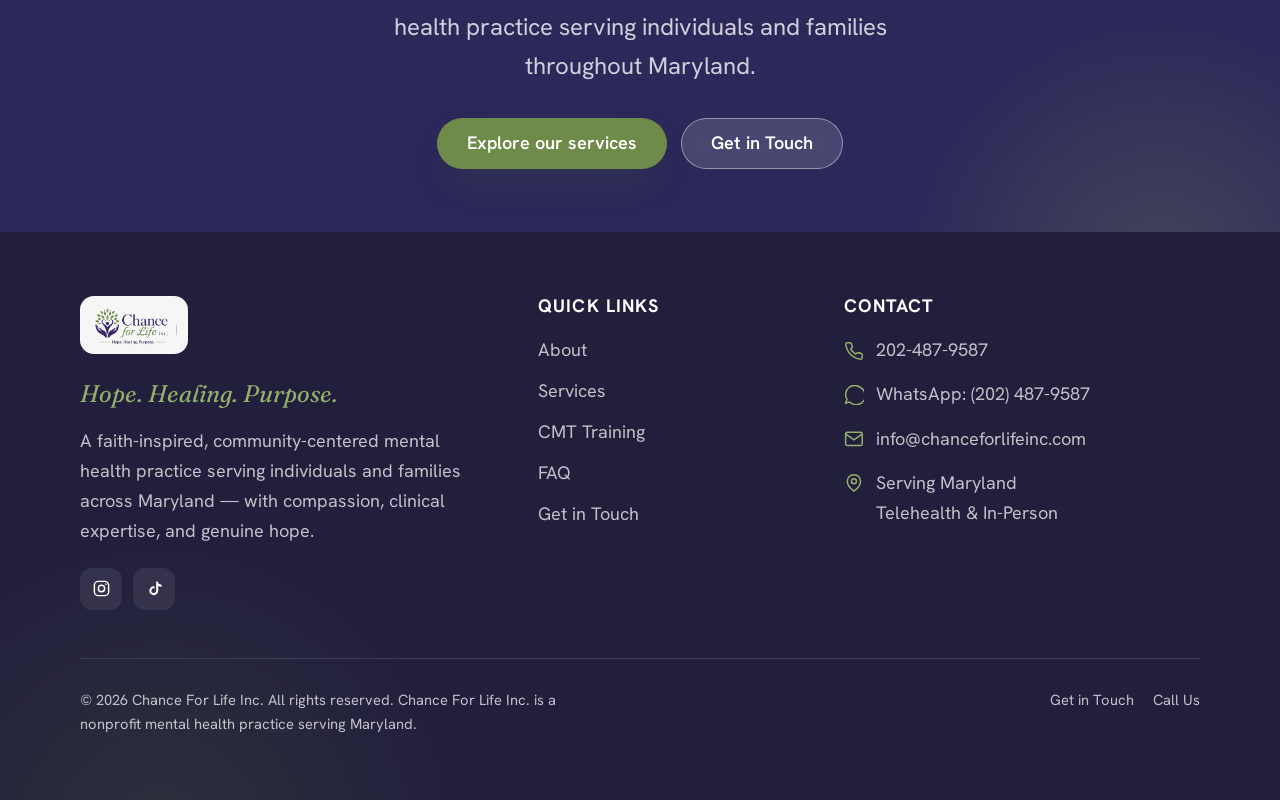
<file: site/about.html>
<!DOCTYPE html>
<html lang="en">
<head>
<meta charset="UTF-8">
<meta name="viewport" content="width=device-width, initial-scale=1.0">
<title>About · Chance For Life Inc. — Our Story, Mission &amp; Founder</title>
<meta name="description" content="Chance For Life Inc. is a faith-inspired, community-centered mental health practice in Maryland, founded by a board-certified Psychiatric Mental Health Nurse Practitioner. Read our story, mission, and approach.">
<link rel="icon" href="images/favicon.svg" type="image/svg+xml">
<link rel="preconnect" href="https://fonts.googleapis.com">
<link rel="preconnect" href="https://fonts.gstatic.com" crossorigin>
<link href="https://fonts.googleapis.com/css2?family=Fraunces:ital,opsz,wght@0,9..144,400;0,9..144,500;0,9..144,600;1,9..144,400;1,9..144,500;1,9..144,600&family=Hanken+Grotesk:wght@400;500;600;700&display=swap" rel="stylesheet">
<link rel="stylesheet" href="css/styles.css">
</head>
<body>

<div class="topbar">
  <div class="container topbar__inner">
    <div class="topbar__left">
      <a class="tb-phone" href="tel:+12024879587"><svg viewBox="0 0 24 24" fill="none" stroke="currentColor" stroke-width="1.8"><path d="M22 16.9v3a2 2 0 0 1-2.2 2 19.8 19.8 0 0 1-8.6-3.1 19.5 19.5 0 0 1-6-6 19.8 19.8 0 0 1-3.1-8.7A2 2 0 0 1 4.1 2h3a2 2 0 0 1 2 1.7c.1 1 .4 1.9.7 2.8a2 2 0 0 1-.5 2.1L8.1 9.9a16 16 0 0 0 6 6l1.3-1.2a2 2 0 0 1 2.1-.5c.9.3 1.8.6 2.8.7a2 2 0 0 1 1.7 2Z"/></svg>202-487-9587</a>
      <span><a href="mailto:info@chanceforlifeinc.com"><svg viewBox="0 0 24 24" fill="none" stroke="currentColor" stroke-width="1.8"><rect x="2" y="4" width="20" height="16" rx="2"/><path d="m2 6 10 7L22 6"/></svg>info@chanceforlifeinc.com</a></span>
      <span><svg viewBox="0 0 24 24" fill="none" stroke="currentColor" stroke-width="1.8"><path d="M20 10c0 6-8 12-8 12s-8-6-8-12a8 8 0 0 1 16 0Z"/><circle cx="12" cy="10" r="3"/></svg>Serving Maryland · Telehealth &amp; In-Person</span>
    </div>
    <div class="topbar__right">
      <span>Follow us</span>
      <div class="topbar__socials">
        <a href="https://instagram.com/chanceforlifeinc" target="_blank" rel="noopener" aria-label="Chance For Life on Instagram"><svg viewBox="0 0 24 24" fill="none" stroke="currentColor" stroke-width="1.8"><rect x="3" y="3" width="18" height="18" rx="5"/><circle cx="12" cy="12" r="4"/><circle cx="17.5" cy="6.5" r="1" fill="currentColor" stroke="none"/></svg></a>
        <a href="https://www.tiktok.com/@chanceforlifeinc" target="_blank" rel="noopener" aria-label="Chance For Life on TikTok"><svg viewBox="0 0 24 24" fill="currentColor"><path d="M14 3h2.3c.2 1.6 1.1 3 2.5 3.7.7.4 1.5.6 2.2.6v2.5c-1.6 0-3.1-.5-4.3-1.4v6.4a5.6 5.6 0 1 1-5.6-5.6c.3 0 .6 0 .9.1v2.6a3 3 0 1 0 2.1 2.9V3Z"/></svg></a>
        
      </div>
    </div>
  </div>
</div>

<header class="site-header">
  <div class="container nav">
    <a class="brand" href="index.html" aria-label="Chance For Life Inc. home"><img src="images/logo.png" alt="Chance For Life Inc."></a>
    <nav class="nav__links" aria-label="Primary">
      <a href="index.html">Home</a>
      <a href="about.html" aria-current="page">About</a>
      <a href="services.html">Services</a>
      <a href="cmt-training.html">CMT Training</a>
      <a href="faq.html">FAQ</a>
    </nav>
    <div class="nav__cta">
      <a class="btn btn--ghost" href="tel:+12024879587">Call Us</a>
      <a class="btn btn--primary" href="contact.html">Get in Touch</a>
      <button class="nav__toggle" aria-label="Open menu" aria-expanded="false" aria-controls="mobileMenu"><svg viewBox="0 0 24 24" fill="none" stroke="currentColor" stroke-width="2"><path d="M3 6h18M3 12h18M3 18h18" stroke-linecap="round"/></svg></button>
    </div>
  </div>
</header>

<div class="mobile-menu" id="mobileMenu" aria-hidden="true">
  <div class="mobile-menu__top">
    <img src="images/logo.png" alt="Chance For Life Inc." style="height:48px;background:#fff;padding:6px 8px;border-radius:12px">
    <button class="close" aria-label="Close menu"><svg viewBox="0 0 24 24" fill="none" stroke="currentColor" stroke-width="2"><path d="M6 6l12 12M18 6 6 18" stroke-linecap="round"/></svg></button>
  </div>
  <nav aria-label="Mobile">
    <a href="index.html">Home</a><a href="about.html">About</a><a href="services.html">Services</a><a href="cmt-training.html">CMT Training</a><a href="faq.html">FAQ</a><a href="contact.html">Get in Touch <span>→</span></a>
  </nav>
  <div class="mobile-menu__foot"><a class="btn btn--sage" href="tel:+12024879587">Call Us · 202-487-9587</a></div>
</div>

<main>
<!-- Page hero -->
<section class="page-hero">
  <div class="container">
    <div class="page-hero__inner">
      <nav class="breadcrumb" aria-label="Breadcrumb"><a href="index.html">Home</a><span>/</span>About</nav>
      <p class="eyebrow">Who we are</p>
      <h1>About Chance For Life Inc.</h1>
      <p>A faith-inspired, community-centered mental health practice — built on the belief that everyone deserves a chance to live a life of purpose, peace, and hope.</p>
    </div>
  </div>
</section>

<!-- Mission pull-quote -->
<section class="section bg-cream">
  <div class="container">
    <div class="pullquote reveal">
      <blockquote>To provide personalized mental health services that inspire hope, promote healing, and empower people to live healthier, more fulfilling lives.</blockquote>
      <cite>Our Mission</cite>
    </div>
  </div>
</section>

<!-- Our story split -->
<section class="section bg-white">
  <div class="container">
    <div class="split">
      <div class="split__media reveal">
        <div class="frame" style="aspect-ratio:4/4.6"><img src="images/about-story.jpg" alt="A thoughtful nurse looking out a hospital window"></div>
      </div>
      <div class="split__body reveal d1">
        <p class="eyebrow">Our story</p>
        <h2>Care shaped by the people most often overlooked</h2>
        <p>Our founding story is centered on a commitment to making compassionate, accessible, and evidence-based mental health care available to individuals and families across Maryland.</p>
        <p>Chance For Life was founded by Oluwakemi Fagbuyi, a board-certified Psychiatric Mental Health Nurse Practitioner with extensive experience caring for children, adolescents, adults, and older adults — including those who are medically complex. That experience — across some of the most vulnerable and often overlooked populations — shaped a simple belief: everyone deserves a chance to live a life of purpose, peace, and hope, regardless of the complexity of their circumstances.</p>
      </div>
    </div>
  </div>
</section>

<!-- Approach split reverse -->
<section class="section bg-lav">
  <div class="container">
    <div class="split split--reverse">
      <div class="split__media reveal">
        <div class="frame" style="aspect-ratio:4/3.6"><img src="images/about-approach.jpg?v=3" alt="A nurse in conversation with a patient"></div>
      </div>
      <div class="split__body reveal d1">
        <p class="eyebrow">Our approach</p>
        <h2>Personal, not one-size-fits-all</h2>
        <p>We believe mental health care should be personal. As a faith-inspired practice, we believe every individual deserves to be treated with dignity, compassion, and hope — with values rooted in integrity, kindness, and respect for all people.</p>
        <p>While our care is guided by these principles, we provide evidence-based mental health services to individuals of all faiths, backgrounds, and beliefs.</p>
        <div class="chips mt-gap-sm">
          <span class="chip"><svg viewBox="0 0 24 24" fill="none" stroke="currentColor" stroke-width="1.8"><path d="M20 6 9 17l-5-5"/></svg>Integrity</span>
          <span class="chip"><svg viewBox="0 0 24 24" fill="none" stroke="currentColor" stroke-width="1.8"><path d="M20 6 9 17l-5-5"/></svg>Kindness</span>
          <span class="chip"><svg viewBox="0 0 24 24" fill="none" stroke="currentColor" stroke-width="1.8"><path d="M20 6 9 17l-5-5"/></svg>Respect for all</span>
        </div>
      </div>
    </div>
  </div>
</section>

<!-- Meet the founder -->
<section class="section bg-white">
  <div class="container">
    <div class="section-head section-head--center reveal">
      <p class="eyebrow eyebrow--center">Meet our founder</p>
      <h2>Led by experience, grounded in compassion</h2>
    </div>
    <div class="split mt-gap" style="align-items:center">
      <div class="split__media reveal">
        <div class="frame" style="aspect-ratio:4/4.8"><img src="images/founder.jpg" alt="Portrait of the founder of Chance For Life Inc."></div>
        <div class="split__badge">
          <span class="cred"><svg viewBox="0 0 24 24" fill="none" stroke="currentColor" stroke-width="1.7"><path d="M12 3l2.4 4.9 5.4.8-3.9 3.8.9 5.4L12 15.9 7.2 18l.9-5.4L4.2 8.7l5.4-.8L12 3Z"/></svg></span>
          <div><b>MSN, PMHNP-BC</b><span>Board-certified psychiatric nurse practitioner</span></div>
        </div>
      </div>
      <div class="split__body reveal d1">
        <h3 style="font-size:var(--step-2)">Oluwakemi Fagbuyi, MSN, PMHNP-BC</h3>
        <p style="margin:0.4rem 0 1.2rem;color:var(--sage-deep);font-weight:600">Founder, Chance For Life Inc.</p>
        <p>Oluwakemi Fagbuyi is a board-certified Psychiatric Mental Health Nurse Practitioner dedicated to compassionate, evidence-based mental health care for children, adolescents, adults, and older adults. With years of nursing and leadership experience caring for medically complex individuals, she understands the connection between physical health, emotional well-being, and quality of life.</p>
        <p>As founder, she is committed to creating a safe, supportive, and judgment-free environment where every individual feels heard, valued, and empowered — providing comprehensive psychiatric evaluations, medication management, and personalized treatment plans through telehealth and home visits.</p>
        <p>Her mission is to help individuals find hope, healing, and a renewed chance for life through care that promotes resilience and lasting wellness.</p>
        <div class="btn-row mt-gap-sm">
          <a class="btn btn--primary" href="contact.html">Get in Touch
            <svg viewBox="0 0 24 24" fill="none" stroke="currentColor" stroke-width="2"><path d="M5 12h14M13 6l6 6-6 6" stroke-linecap="round" stroke-linejoin="round"/></svg>
          </a>
        </div>
      </div>
    </div>
  </div>
</section>

<!-- Band -->
<section class="band">
  <div class="container band__inner">
    <h2 class="reveal">Healing Minds. <span class="em">Building Hope.</span> Changing Lives.</h2>
    <p class="reveal d1">Chance For Life Inc. is a nonprofit mental health practice serving individuals and families throughout Maryland.</p>
    <div class="btn-row reveal d1" style="justify-content:center;margin-top:2rem">
      <a class="btn btn--sage" href="services.html">Explore our services</a>
      <a class="btn btn--light" href="contact.html">Get in Touch</a>
    </div>
  </div>
</section>
</main>

<footer class="site-footer">
  <div class="container footer__inner footer">
    <div class="footer__grid">
      <div class="footer__brand">
        <img src="images/logo.png" alt="Chance For Life Inc.">
        <p class="tagline">Hope. Healing. Purpose.</p>
        <p>A faith-inspired, community-centered mental health practice serving individuals and families across Maryland — with compassion, clinical expertise, and genuine hope.</p>
        <div class="footer__socials">
          <a href="https://instagram.com/chanceforlifeinc" target="_blank" rel="noopener" aria-label="Chance For Life on Instagram"><svg viewBox="0 0 24 24" fill="none" stroke="currentColor" stroke-width="1.8"><rect x="3" y="3" width="18" height="18" rx="5"/><circle cx="12" cy="12" r="4"/><circle cx="17.5" cy="6.5" r="1" fill="currentColor" stroke="none"/></svg></a>
          <a href="https://www.tiktok.com/@chanceforlifeinc" target="_blank" rel="noopener" aria-label="Chance For Life on TikTok"><svg viewBox="0 0 24 24" fill="currentColor"><path d="M14 3h2.3c.2 1.6 1.1 3 2.5 3.7.7.4 1.5.6 2.2.6v2.5c-1.6 0-3.1-.5-4.3-1.4v6.4a5.6 5.6 0 1 1-5.6-5.6c.3 0 .6 0 .9.1v2.6a3 3 0 1 0 2.1 2.9V3Z"/></svg></a>
          
        </div>
      </div>
      <div>
        <h4>Quick Links</h4>
        <div class="footer__links">
          <a href="about.html">About</a><a href="services.html">Services</a><a href="cmt-training.html">CMT Training</a><a href="faq.html">FAQ</a><a href="contact.html">Get in Touch</a>
        </div>
      </div>
      <div>
        <h4>Contact</h4>
        <ul class="footer__contact">
          <li><svg viewBox="0 0 24 24" fill="none" stroke="currentColor" stroke-width="1.8"><path d="M22 16.9v3a2 2 0 0 1-2.2 2 19.8 19.8 0 0 1-8.6-3.1 19.5 19.5 0 0 1-6-6 19.8 19.8 0 0 1-3.1-8.7A2 2 0 0 1 4.1 2h3a2 2 0 0 1 2 1.7c.1 1 .4 1.9.7 2.8a2 2 0 0 1-.5 2.1L8.1 9.9a16 16 0 0 0 6 6l1.3-1.2a2 2 0 0 1 2.1-.5c.9.3 1.8.6 2.8.7a2 2 0 0 1 1.7 2Z"/></svg><a href="tel:+12024879587">202-487-9587</a></li>
          <li><svg viewBox="0 0 24 24" fill="none" stroke="currentColor" stroke-width="1.8"><path d="M20.5 3.5A11 11 0 0 0 3.6 17.3L2 22l4.8-1.5A11 11 0 1 0 20.5 3.5Z"/></svg><a href="https://wa.me/12024879587" target="_blank" rel="noopener" aria-label="Message us on WhatsApp">WhatsApp: (202) 487-9587</a></li>
          <li><svg viewBox="0 0 24 24" fill="none" stroke="currentColor" stroke-width="1.8"><rect x="2" y="4" width="20" height="16" rx="2"/><path d="m2 6 10 7L22 6"/></svg><a href="mailto:info@chanceforlifeinc.com">info@chanceforlifeinc.com</a></li>
          <li><svg viewBox="0 0 24 24" fill="none" stroke="currentColor" stroke-width="1.8"><path d="M20 10c0 6-8 12-8 12s-8-6-8-12a8 8 0 0 1 16 0Z"/><circle cx="12" cy="10" r="3"/></svg><span>Serving Maryland<br>Telehealth &amp; In-Person</span></li>
        </ul>
      </div>
    </div>
    <div class="footer__bottom">
      <p>© <span id="year">2026</span> Chance For Life Inc. All rights reserved. Chance For Life Inc. is a nonprofit mental health practice serving Maryland.</p>
      <div class="legal"><a href="contact.html">Get in Touch</a><a href="tel:+12024879587">Call Us</a></div>
    </div>
  </div>
</footer>

<a class="wa-float" href="https://wa.me/12024879587" target="_blank" rel="noopener" aria-label="Chat with us on WhatsApp"><svg viewBox="0 0 24 24" fill="currentColor"><path d="M17.5 14.4c-.3-.2-1.7-.9-2-1-.3-.1-.5-.1-.6.2-.2.3-.7.9-.9 1.1-.2.2-.3.2-.6.1-.3-.2-1.2-.5-2.3-1.4-.9-.8-1.4-1.7-1.6-2-.2-.3 0-.5.1-.6l.4-.5c.1-.2.2-.3.3-.5.1-.2 0-.4 0-.5 0-.2-.6-1.6-.9-2.1-.2-.5-.4-.5-.6-.5h-.5c-.2 0-.5.1-.7.3-.3.3-1 1-1 2.4s1 2.8 1.2 3c.1.2 2 3.1 4.9 4.3.7.3 1.2.5 1.6.6.7.2 1.3.2 1.8.1.5-.1 1.7-.7 2-1.4.2-.7.2-1.2.2-1.4l-.5-.1ZM12 2a10 10 0 0 0-8.6 15L2 22l5.2-1.4A10 10 0 1 0 12 2Z"/></svg></a>

<script src="js/main.js"></script>
</body>
</html>
</file>
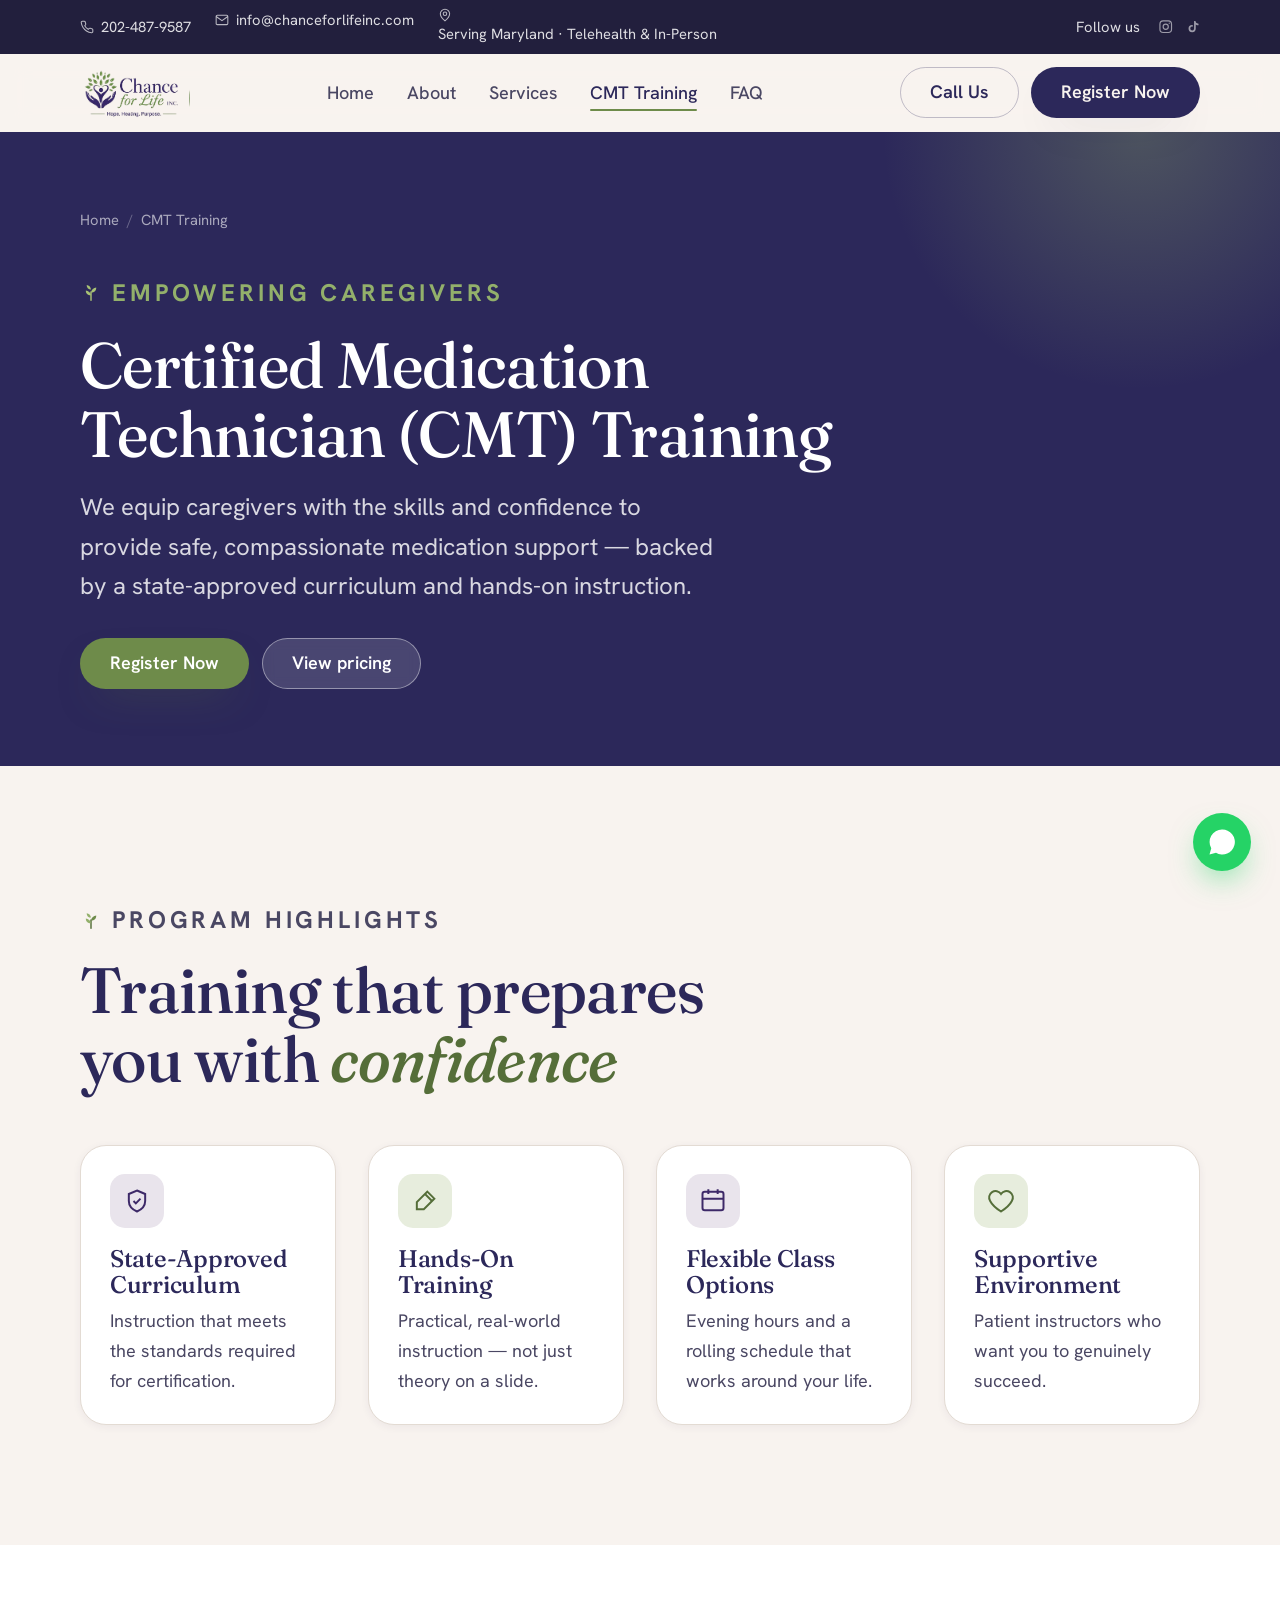
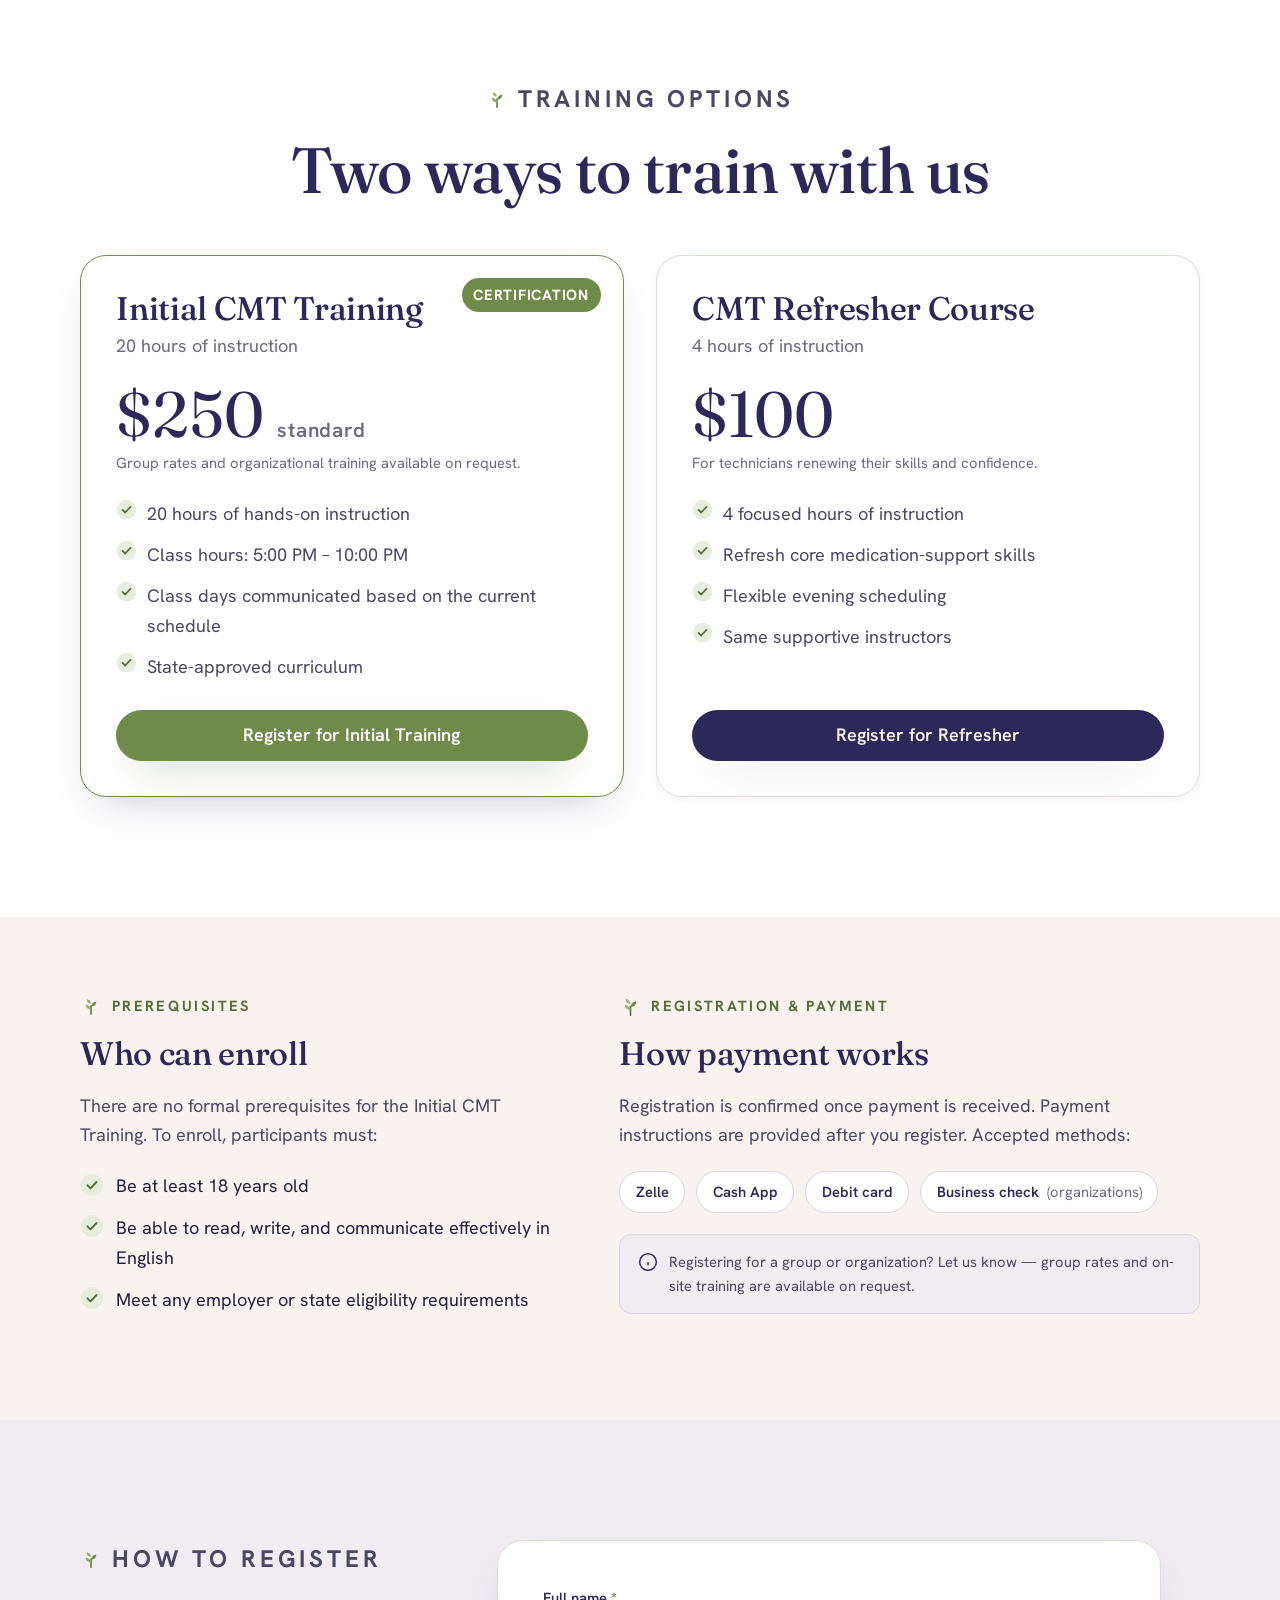
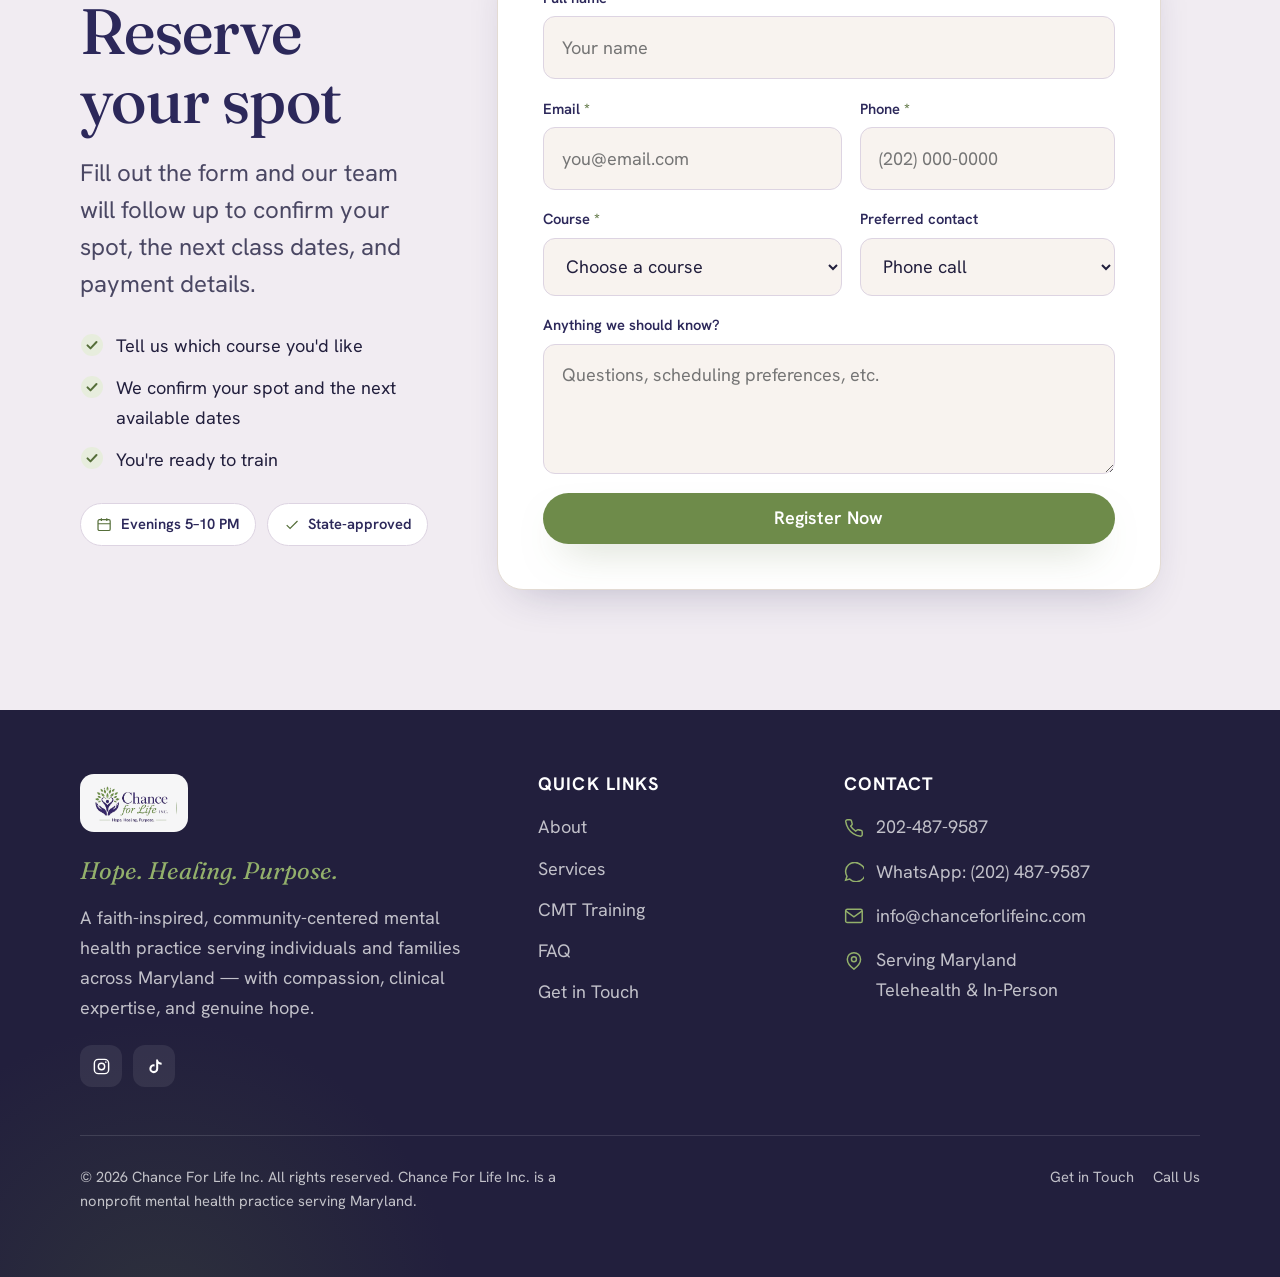
<file: site/cmt-training.html>
<!DOCTYPE html>
<html lang="en">
<head>
<meta charset="UTF-8">
<meta name="viewport" content="width=device-width, initial-scale=1.0">
<title>CMT Training · Chance For Life Inc. — Certified Medication Technician</title>
<meta name="description" content="Certified Medication Technician (CMT) Training and Refresher courses from Chance For Life Inc. State-approved curriculum, hands-on instruction, and flexible class options. Register online.">
<link rel="icon" href="images/favicon.svg" type="image/svg+xml">
<link rel="preconnect" href="https://fonts.googleapis.com">
<link rel="preconnect" href="https://fonts.gstatic.com" crossorigin>
<link href="https://fonts.googleapis.com/css2?family=Fraunces:ital,opsz,wght@0,9..144,400;0,9..144,500;0,9..144,600;1,9..144,400;1,9..144,500;1,9..144,600&family=Hanken+Grotesk:wght@400;500;600;700&display=swap" rel="stylesheet">
<link rel="stylesheet" href="css/styles.css">
</head>
<body>

<div class="topbar">
  <div class="container topbar__inner">
    <div class="topbar__left">
      <a class="tb-phone" href="tel:+12024879587"><svg viewBox="0 0 24 24" fill="none" stroke="currentColor" stroke-width="1.8"><path d="M22 16.9v3a2 2 0 0 1-2.2 2 19.8 19.8 0 0 1-8.6-3.1 19.5 19.5 0 0 1-6-6 19.8 19.8 0 0 1-3.1-8.7A2 2 0 0 1 4.1 2h3a2 2 0 0 1 2 1.7c.1 1 .4 1.9.7 2.8a2 2 0 0 1-.5 2.1L8.1 9.9a16 16 0 0 0 6 6l1.3-1.2a2 2 0 0 1 2.1-.5c.9.3 1.8.6 2.8.7a2 2 0 0 1 1.7 2Z"/></svg>202-487-9587</a>
      <span><a href="mailto:info@chanceforlifeinc.com"><svg viewBox="0 0 24 24" fill="none" stroke="currentColor" stroke-width="1.8"><rect x="2" y="4" width="20" height="16" rx="2"/><path d="m2 6 10 7L22 6"/></svg>info@chanceforlifeinc.com</a></span>
      <span><svg viewBox="0 0 24 24" fill="none" stroke="currentColor" stroke-width="1.8"><path d="M20 10c0 6-8 12-8 12s-8-6-8-12a8 8 0 0 1 16 0Z"/><circle cx="12" cy="10" r="3"/></svg>Serving Maryland · Telehealth &amp; In-Person</span>
    </div>
    <div class="topbar__right">
      <span>Follow us</span>
      <div class="topbar__socials">
        <a href="https://instagram.com/chanceforlifeinc" target="_blank" rel="noopener" aria-label="Chance For Life on Instagram"><svg viewBox="0 0 24 24" fill="none" stroke="currentColor" stroke-width="1.8"><rect x="3" y="3" width="18" height="18" rx="5"/><circle cx="12" cy="12" r="4"/><circle cx="17.5" cy="6.5" r="1" fill="currentColor" stroke="none"/></svg></a>
        <a href="https://www.tiktok.com/@chanceforlifeinc" target="_blank" rel="noopener" aria-label="Chance For Life on TikTok"><svg viewBox="0 0 24 24" fill="currentColor"><path d="M14 3h2.3c.2 1.6 1.1 3 2.5 3.7.7.4 1.5.6 2.2.6v2.5c-1.6 0-3.1-.5-4.3-1.4v6.4a5.6 5.6 0 1 1-5.6-5.6c.3 0 .6 0 .9.1v2.6a3 3 0 1 0 2.1 2.9V3Z"/></svg></a>
        
      </div>
    </div>
  </div>
</div>

<header class="site-header">
  <div class="container nav">
    <a class="brand" href="index.html" aria-label="Chance For Life Inc. home"><img src="images/logo.png" alt="Chance For Life Inc."></a>
    <nav class="nav__links" aria-label="Primary">
      <a href="index.html">Home</a><a href="about.html">About</a><a href="services.html">Services</a><a href="cmt-training.html" aria-current="page">CMT Training</a><a href="faq.html">FAQ</a>
    </nav>
    <div class="nav__cta">
      <a class="btn btn--ghost" href="tel:+12024879587">Call Us</a>
      <a class="btn btn--primary" href="#register">Register Now</a>
      <button class="nav__toggle" aria-label="Open menu" aria-expanded="false" aria-controls="mobileMenu"><svg viewBox="0 0 24 24" fill="none" stroke="currentColor" stroke-width="2"><path d="M3 6h18M3 12h18M3 18h18" stroke-linecap="round"/></svg></button>
    </div>
  </div>
</header>

<div class="mobile-menu" id="mobileMenu" aria-hidden="true">
  <div class="mobile-menu__top">
    <img src="images/logo.png" alt="Chance For Life Inc." style="height:48px;background:#fff;padding:6px 8px;border-radius:12px">
    <button class="close" aria-label="Close menu"><svg viewBox="0 0 24 24" fill="none" stroke="currentColor" stroke-width="2"><path d="M6 6l12 12M18 6 6 18" stroke-linecap="round"/></svg></button>
  </div>
  <nav aria-label="Mobile"><a href="index.html">Home</a><a href="about.html">About</a><a href="services.html">Services</a><a href="cmt-training.html">CMT Training</a><a href="faq.html">FAQ</a><a href="contact.html">Get in Touch <span>→</span></a></nav>
  <div class="mobile-menu__foot"><a class="btn btn--sage" href="tel:+12024879587">Call Us · 202-487-9587</a></div>
</div>

<main>
<section class="page-hero">
  <div class="container">
    <div class="page-hero__inner">
      <nav class="breadcrumb" aria-label="Breadcrumb"><a href="index.html">Home</a><span>/</span>CMT Training</nav>
      <p class="eyebrow">Empowering caregivers</p>
      <h1>Certified Medication Technician (CMT) Training</h1>
      <p>We equip caregivers with the skills and confidence to provide safe, compassionate medication support — backed by a state-approved curriculum and hands-on instruction.</p>
      <div class="btn-row" style="margin-top:2rem">
        <a class="btn btn--sage" href="#register">Register Now</a>
        <a class="btn btn--light" href="#pricing">View pricing</a>
      </div>
    </div>
  </div>
</section>

<!-- Program highlights -->
<section class="section bg-cream">
  <div class="container">
    <div class="section-head reveal">
      <p class="eyebrow">Program highlights</p>
      <h2>Training that prepares you with <span class="script">confidence</span></h2>
    </div>
    <div class="features mt-gap">
      <div class="feature reveal"><span class="ico"><svg viewBox="0 0 24 24" fill="none" stroke="currentColor" stroke-width="1.7"><path d="M9 12l2 2 4-4"/><path d="M12 3l7 3v6c0 5-3.5 7.5-7 9-3.5-1.5-7-4-7-9V6l7-3Z"/></svg></span><h3>State-Approved Curriculum</h3><p>Instruction that meets the standards required for certification.</p></div>
      <div class="feature reveal d1"><span class="ico"><svg viewBox="0 0 24 24" fill="none" stroke="currentColor" stroke-width="1.7"><path d="M14 4l6 6-9 9H5v-6l9-9Z"/><path d="M12 6l6 6"/></svg></span><h3>Hands-On Training</h3><p>Practical, real-world instruction — not just theory on a slide.</p></div>
      <div class="feature reveal d2"><span class="ico"><svg viewBox="0 0 24 24" fill="none" stroke="currentColor" stroke-width="1.7"><rect x="3" y="4" width="18" height="16" rx="2"/><path d="M8 2v4M16 2v4M3 10h18"/></svg></span><h3>Flexible Class Options</h3><p>Evening hours and a rolling schedule that works around your life.</p></div>
      <div class="feature reveal d3"><span class="ico"><svg viewBox="0 0 24 24" fill="none" stroke="currentColor" stroke-width="1.7"><path d="M12 21s-7-4.5-9.3-9A5.3 5.3 0 0 1 12 6a5.3 5.3 0 0 1 9.3 6c-2.3 4.5-9.3 9-9.3 9Z"/></svg></span><h3>Supportive Environment</h3><p>Patient instructors who want you to genuinely succeed.</p></div>
    </div>
  </div>
</section>

<!-- Pricing -->
<section class="section bg-white" id="pricing">
  <div class="container">
    <div class="section-head section-head--center reveal">
      <p class="eyebrow eyebrow--center">Training options</p>
      <h2>Two ways to train with us</h2>
    </div>
    <div class="price-grid mt-gap">
      <div class="price-card featured reveal">
        <span class="tag">Certification</span>
        <h3>Initial CMT Training</h3>
        <p class="hrs">20 hours of instruction</p>
        <div class="price">$250 <small>standard</small></div>
        <p class="price-note">Group rates and organizational training available on request.</p>
        <ul>
          <li>20 hours of hands-on instruction</li>
          <li>Class hours: 5:00 PM – 10:00 PM</li>
          <li>Class days communicated based on the current schedule</li>
          <li>State-approved curriculum</li>
        </ul>
        <a class="btn btn--sage btn--block" href="#register">Register for Initial Training</a>
      </div>
      <div class="price-card reveal d1">
        <h3>CMT Refresher Course</h3>
        <p class="hrs">4 hours of instruction</p>
        <div class="price">$100</div>
        <p class="price-note">For technicians renewing their skills and confidence.</p>
        <ul>
          <li>4 focused hours of instruction</li>
          <li>Refresh core medication-support skills</li>
          <li>Flexible evening scheduling</li>
          <li>Same supportive instructors</li>
        </ul>
        <a class="btn btn--primary btn--block" href="#register">Register for Refresher</a>
      </div>
    </div>
  </div>
</section>

<!-- Enrollment details: prerequisites + payment -->
<section class="section section--tight bg-cream">
  <div class="container">
    <div class="split" style="align-items:start">
      <div class="reveal">
        <p class="eyebrow">Prerequisites</p>
        <h2 style="font-size:var(--step-2);margin-bottom:1.2rem">Who can enroll</h2>
        <p style="color:var(--ink-soft);margin-bottom:1.3rem">There are no formal prerequisites for the Initial CMT Training. To enroll, participants must:</p>
        <ul class="check-list">
          <li><span>Be at least 18 years old</span></li>
          <li><span>Be able to read, write, and communicate effectively in English</span></li>
          <li><span>Meet any employer or state eligibility requirements</span></li>
        </ul>
      </div>
      <div class="reveal d1">
        <p class="eyebrow">Registration &amp; payment</p>
        <h2 style="font-size:var(--step-2);margin-bottom:1.2rem">How payment works</h2>
        <p style="color:var(--ink-soft);margin-bottom:1.3rem">Registration is confirmed once payment is received. Payment instructions are provided after you register. Accepted methods:</p>
        <div class="chips" style="margin-bottom:1.3rem">
          <span class="chip">Zelle</span>
          <span class="chip">Cash App</span>
          <span class="chip">Debit card</span>
          <span class="chip">Business check <span style="color:var(--ink-muted);font-weight:400">(organizations)</span></span>
        </div>
        <div class="form-note" style="margin:0">
          <svg viewBox="0 0 24 24" fill="none" stroke="currentColor" stroke-width="1.8"><circle cx="12" cy="12" r="10"/><path d="M12 16v-4M12 8h.01"/></svg>
          <span>Registering for a group or organization? Let us know — group rates and on-site training are available on request.</span>
        </div>
      </div>
    </div>
  </div>
</section>

<!-- Registration form -->
<section class="section bg-lav" id="register">
  <div class="container">
    <div class="split" style="align-items:start">
      <div class="split__body reveal">
        <p class="eyebrow">How to register</p>
        <h2>Reserve your spot</h2>
        <p>Fill out the form and our team will follow up to confirm your spot, the next class dates, and payment details.</p>
        <ul class="check-list mt-gap-sm">
          <li><span>Tell us which course you'd like</span></li>
          <li><span>We confirm your spot and the next available dates</span></li>
          <li><span>You're ready to train</span></li>
        </ul>
        <div class="chips mt-gap-sm">
          <span class="chip"><svg viewBox="0 0 24 24" fill="none" stroke="currentColor" stroke-width="1.8"><rect x="3" y="4" width="18" height="16" rx="2"/><path d="M8 2v4M16 2v4M3 10h18"/></svg>Evenings 5–10 PM</span>
          <span class="chip"><svg viewBox="0 0 24 24" fill="none" stroke="currentColor" stroke-width="1.8"><path d="M20 6 9 17l-5-5"/></svg>State-approved</span>
        </div>
      </div>
      <div class="reveal d1">
        <form class="form-card" data-web3form novalidate>
            <input type="hidden" name="subject" value="New CMT Training registration">
            <input type="hidden" name="from_name" value="Chance For Life website">
            <input type="checkbox" name="botcheck" tabindex="-1" autocomplete="off" aria-hidden="true" style="display:none">
          <div class="form-grid">
            <div class="field full">
              <label for="r-name">Full name <span class="req">*</span></label>
              <input id="r-name" name="name" type="text" autocomplete="name" required placeholder="Your name">
            </div>
            <div class="field">
              <label for="r-email">Email <span class="req">*</span></label>
              <input id="r-email" name="email" type="email" autocomplete="email" required placeholder="you@email.com">
            </div>
            <div class="field">
              <label for="r-phone">Phone <span class="req">*</span></label>
              <input id="r-phone" name="phone" type="tel" autocomplete="tel" required placeholder="(202) 000-0000">
            </div>
            <div class="field">
              <label for="r-course">Course <span class="req">*</span></label>
              <select id="r-course" name="course" required>
                <option value="" selected disabled>Choose a course</option>
                <option>Initial CMT Training (20 hrs)</option>
                <option>CMT Refresher Course (4 hrs)</option>
              </select>
            </div>
            <div class="field">
              <label for="r-contact">Preferred contact</label>
              <select id="r-contact" name="contact_method">
                <option>Phone call</option>
                <option>Email</option>
                <option>Text / WhatsApp</option>
              </select>
            </div>
            <div class="field full">
              <label for="r-notes">Anything we should know?</label>
              <textarea id="r-notes" name="notes" placeholder="Questions, scheduling preferences, etc."></textarea>
            </div>
          </div>
          <button type="submit" class="btn btn--sage btn--block" style="margin-top:1.2rem">Register Now</button>
          <div class="form-status" role="status" aria-live="polite"></div>
        </form>
      </div>
    </div>
  </div>
</section>
</main>

<footer class="site-footer">
  <div class="container footer__inner footer">
    <div class="footer__grid">
      <div class="footer__brand">
        <img src="images/logo.png" alt="Chance For Life Inc.">
        <p class="tagline">Hope. Healing. Purpose.</p>
        <p>A faith-inspired, community-centered mental health practice serving individuals and families across Maryland — with compassion, clinical expertise, and genuine hope.</p>
        <div class="footer__socials">
          <a href="https://instagram.com/chanceforlifeinc" target="_blank" rel="noopener" aria-label="Chance For Life on Instagram"><svg viewBox="0 0 24 24" fill="none" stroke="currentColor" stroke-width="1.8"><rect x="3" y="3" width="18" height="18" rx="5"/><circle cx="12" cy="12" r="4"/><circle cx="17.5" cy="6.5" r="1" fill="currentColor" stroke="none"/></svg></a>
          <a href="https://www.tiktok.com/@chanceforlifeinc" target="_blank" rel="noopener" aria-label="Chance For Life on TikTok"><svg viewBox="0 0 24 24" fill="currentColor"><path d="M14 3h2.3c.2 1.6 1.1 3 2.5 3.7.7.4 1.5.6 2.2.6v2.5c-1.6 0-3.1-.5-4.3-1.4v6.4a5.6 5.6 0 1 1-5.6-5.6c.3 0 .6 0 .9.1v2.6a3 3 0 1 0 2.1 2.9V3Z"/></svg></a>
          
        </div>
      </div>
      <div><h4>Quick Links</h4><div class="footer__links"><a href="about.html">About</a><a href="services.html">Services</a><a href="cmt-training.html">CMT Training</a><a href="faq.html">FAQ</a><a href="contact.html">Get in Touch</a></div></div>
      <div>
        <h4>Contact</h4>
        <ul class="footer__contact">
          <li><svg viewBox="0 0 24 24" fill="none" stroke="currentColor" stroke-width="1.8"><path d="M22 16.9v3a2 2 0 0 1-2.2 2 19.8 19.8 0 0 1-8.6-3.1 19.5 19.5 0 0 1-6-6 19.8 19.8 0 0 1-3.1-8.7A2 2 0 0 1 4.1 2h3a2 2 0 0 1 2 1.7c.1 1 .4 1.9.7 2.8a2 2 0 0 1-.5 2.1L8.1 9.9a16 16 0 0 0 6 6l1.3-1.2a2 2 0 0 1 2.1-.5c.9.3 1.8.6 2.8.7a2 2 0 0 1 1.7 2Z"/></svg><a href="tel:+12024879587">202-487-9587</a></li>
          <li><svg viewBox="0 0 24 24" fill="none" stroke="currentColor" stroke-width="1.8"><path d="M20.5 3.5A11 11 0 0 0 3.6 17.3L2 22l4.8-1.5A11 11 0 1 0 20.5 3.5Z"/></svg><a href="https://wa.me/12024879587" target="_blank" rel="noopener" aria-label="Message us on WhatsApp">WhatsApp: (202) 487-9587</a></li>
          <li><svg viewBox="0 0 24 24" fill="none" stroke="currentColor" stroke-width="1.8"><rect x="2" y="4" width="20" height="16" rx="2"/><path d="m2 6 10 7L22 6"/></svg><a href="mailto:info@chanceforlifeinc.com">info@chanceforlifeinc.com</a></li>
          <li><svg viewBox="0 0 24 24" fill="none" stroke="currentColor" stroke-width="1.8"><path d="M20 10c0 6-8 12-8 12s-8-6-8-12a8 8 0 0 1 16 0Z"/><circle cx="12" cy="10" r="3"/></svg><span>Serving Maryland<br>Telehealth &amp; In-Person</span></li>
        </ul>
      </div>
    </div>
    <div class="footer__bottom">
      <p>© <span id="year">2026</span> Chance For Life Inc. All rights reserved. Chance For Life Inc. is a nonprofit mental health practice serving Maryland.</p>
      <div class="legal"><a href="contact.html">Get in Touch</a><a href="tel:+12024879587">Call Us</a></div>
    </div>
  </div>
</footer>

<a class="wa-float" href="https://wa.me/12024879587" target="_blank" rel="noopener" aria-label="Chat with us on WhatsApp"><svg viewBox="0 0 24 24" fill="currentColor"><path d="M17.5 14.4c-.3-.2-1.7-.9-2-1-.3-.1-.5-.1-.6.2-.2.3-.7.9-.9 1.1-.2.2-.3.2-.6.1-.3-.2-1.2-.5-2.3-1.4-.9-.8-1.4-1.7-1.6-2-.2-.3 0-.5.1-.6l.4-.5c.1-.2.2-.3.3-.5.1-.2 0-.4 0-.5 0-.2-.6-1.6-.9-2.1-.2-.5-.4-.5-.6-.5h-.5c-.2 0-.5.1-.7.3-.3.3-1 1-1 2.4s1 2.8 1.2 3c.1.2 2 3.1 4.9 4.3.7.3 1.2.5 1.6.6.7.2 1.3.2 1.8.1.5-.1 1.7-.7 2-1.4.2-.7.2-1.2.2-1.4l-.5-.1ZM12 2a10 10 0 0 0-8.6 15L2 22l5.2-1.4A10 10 0 1 0 12 2Z"/></svg></a>

<script src="js/main.js"></script>
</body>
</html>
</file>
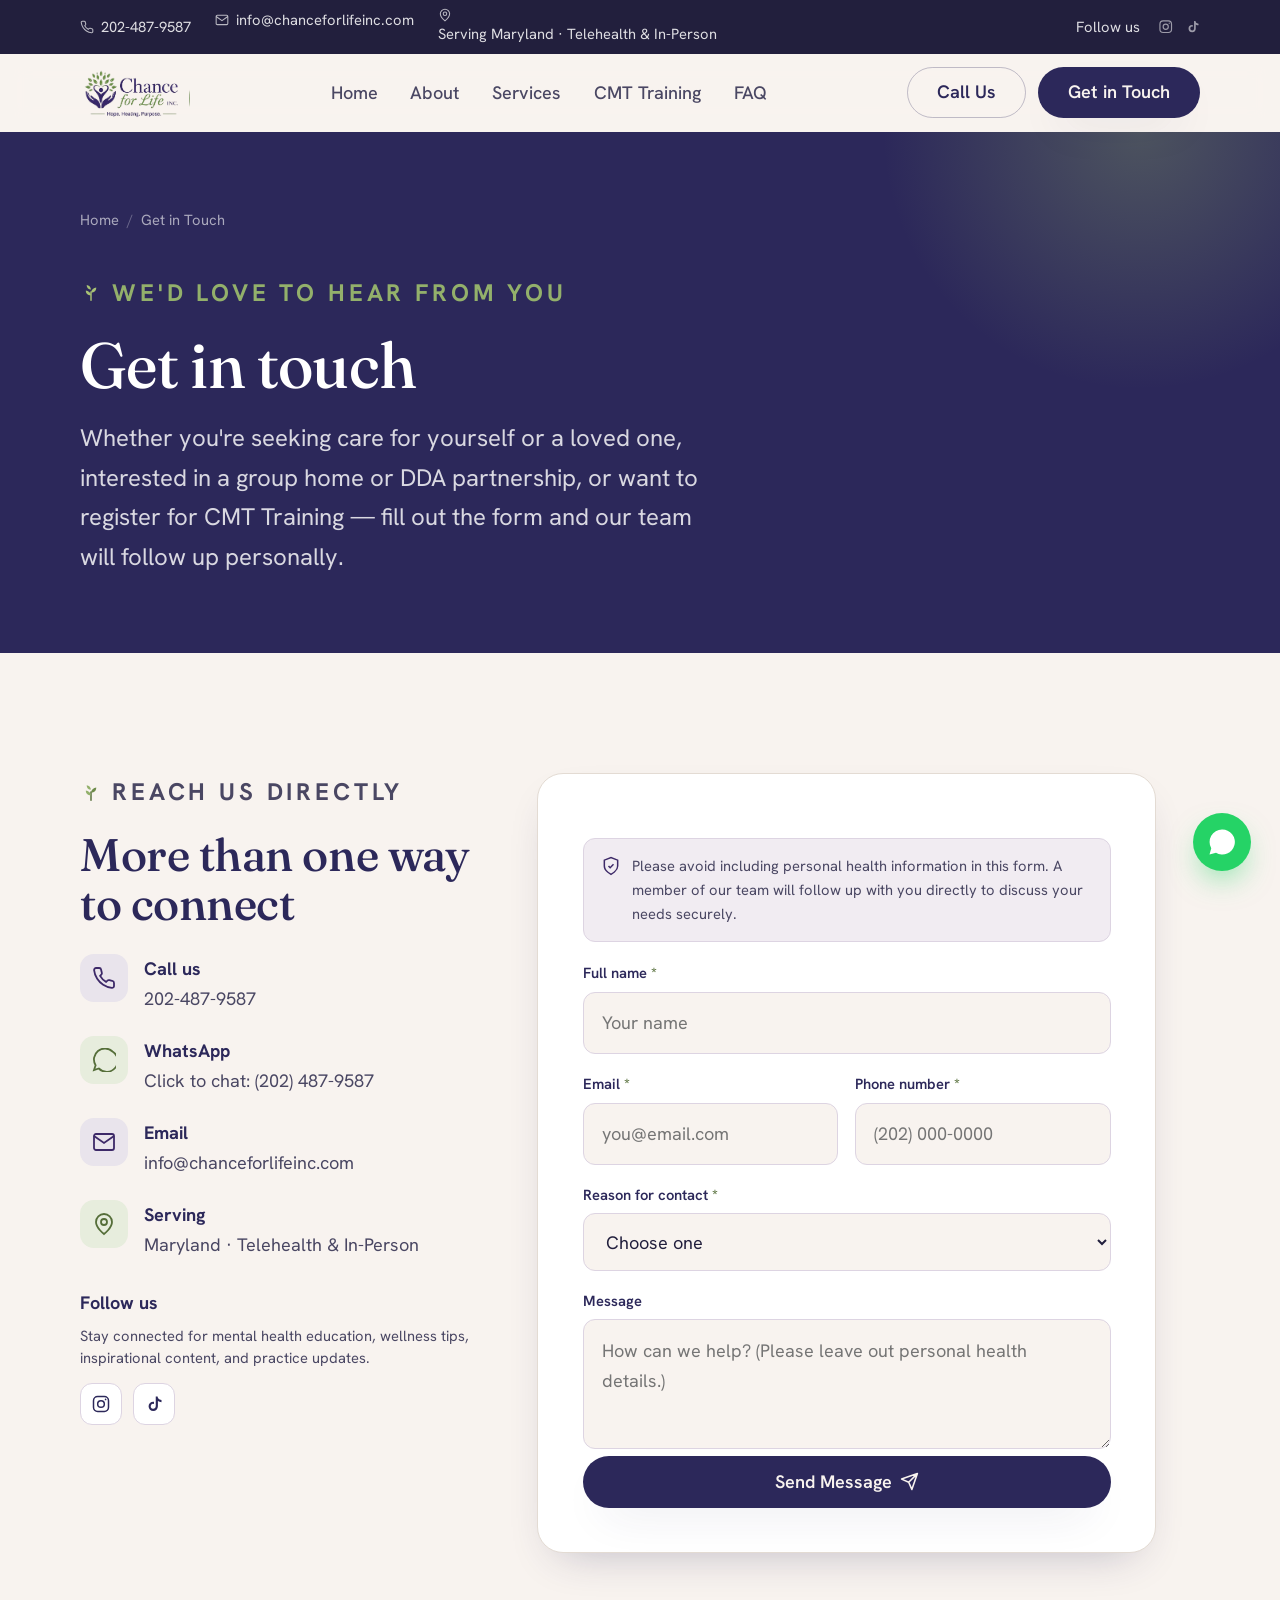
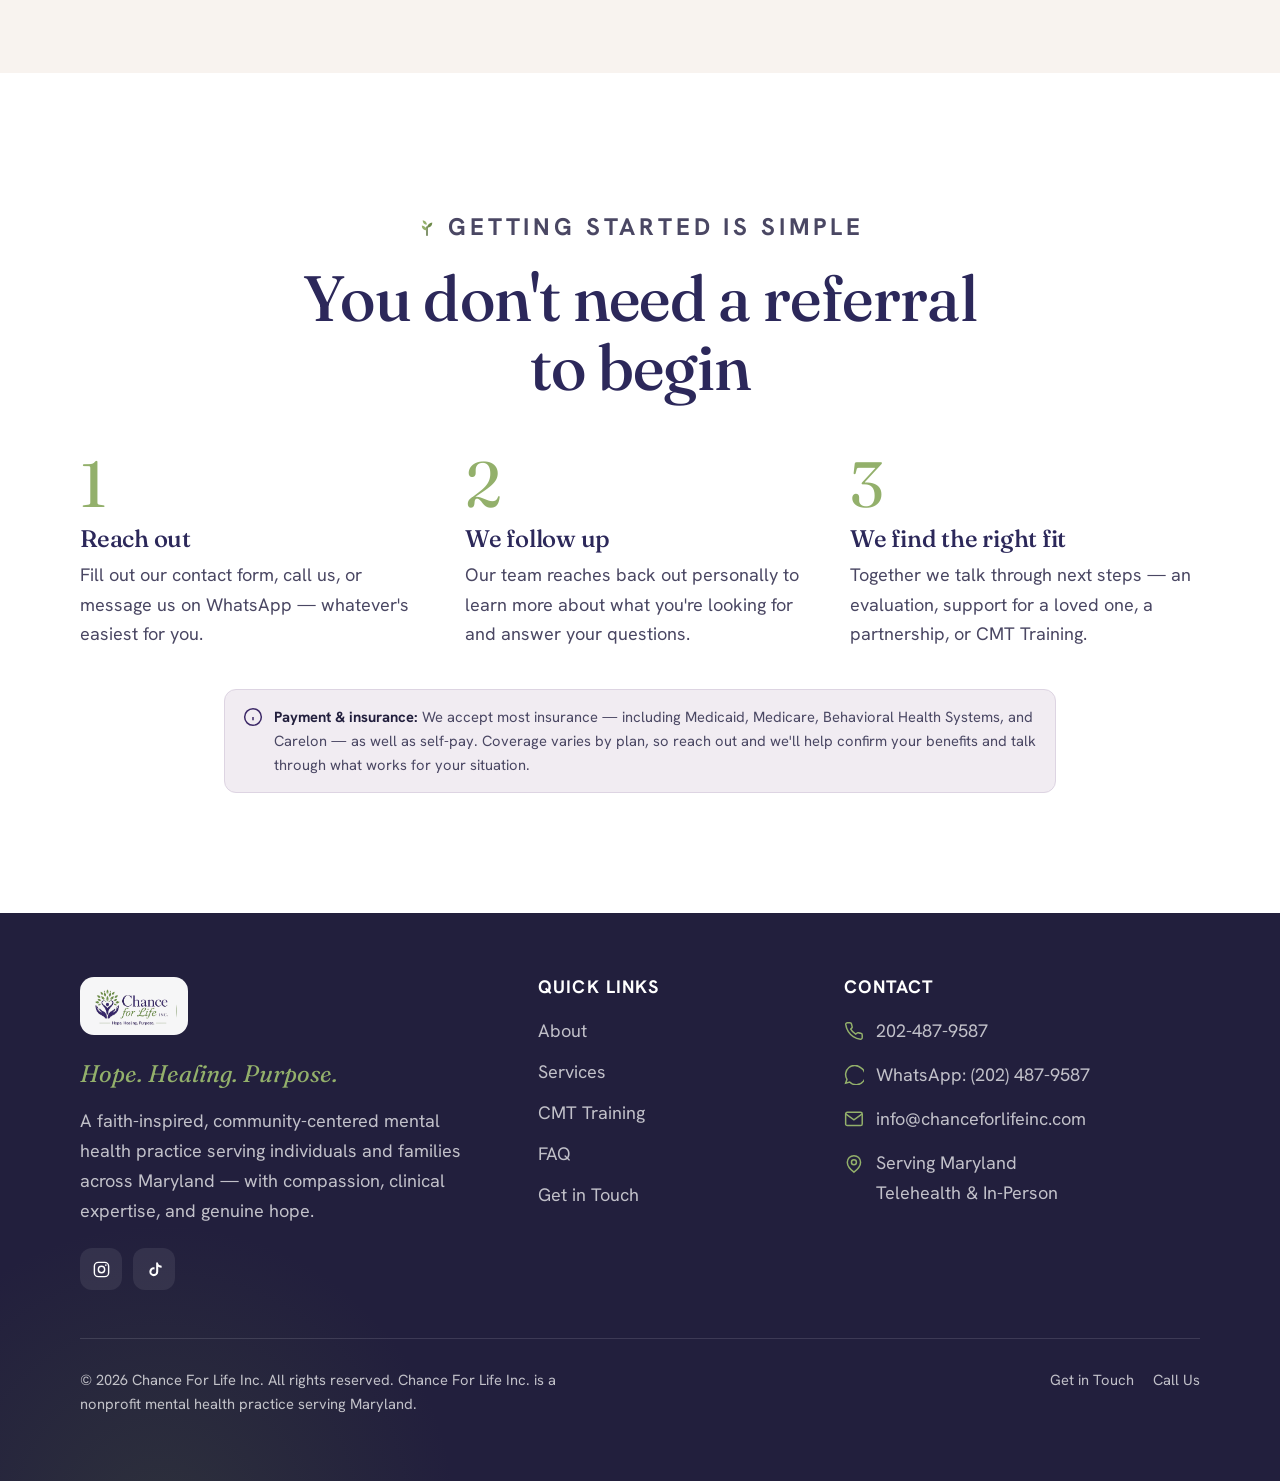
<file: site/contact.html>
<!DOCTYPE html>
<html lang="en">
<head>
<meta charset="UTF-8">
<meta name="viewport" content="width=device-width, initial-scale=1.0">
<title>Get in Touch · Chance For Life Inc. — Contact Us</title>
<meta name="description" content="Reach out to Chance For Life Inc. Fill out our contact form, call 202-487-9587, or message us on WhatsApp. Serving Maryland by telehealth and in person. We follow up personally.">
<link rel="icon" href="images/favicon.svg" type="image/svg+xml">
<link rel="preconnect" href="https://fonts.googleapis.com">
<link rel="preconnect" href="https://fonts.gstatic.com" crossorigin>
<link href="https://fonts.googleapis.com/css2?family=Fraunces:ital,opsz,wght@0,9..144,400;0,9..144,500;0,9..144,600;1,9..144,400;1,9..144,500;1,9..144,600&family=Hanken+Grotesk:wght@400;500;600;700&display=swap" rel="stylesheet">
<link rel="stylesheet" href="css/styles.css">
</head>
<body>

<div class="topbar">
  <div class="container topbar__inner">
    <div class="topbar__left">
      <a class="tb-phone" href="tel:+12024879587"><svg viewBox="0 0 24 24" fill="none" stroke="currentColor" stroke-width="1.8"><path d="M22 16.9v3a2 2 0 0 1-2.2 2 19.8 19.8 0 0 1-8.6-3.1 19.5 19.5 0 0 1-6-6 19.8 19.8 0 0 1-3.1-8.7A2 2 0 0 1 4.1 2h3a2 2 0 0 1 2 1.7c.1 1 .4 1.9.7 2.8a2 2 0 0 1-.5 2.1L8.1 9.9a16 16 0 0 0 6 6l1.3-1.2a2 2 0 0 1 2.1-.5c.9.3 1.8.6 2.8.7a2 2 0 0 1 1.7 2Z"/></svg>202-487-9587</a>
      <span><a href="mailto:info@chanceforlifeinc.com"><svg viewBox="0 0 24 24" fill="none" stroke="currentColor" stroke-width="1.8"><rect x="2" y="4" width="20" height="16" rx="2"/><path d="m2 6 10 7L22 6"/></svg>info@chanceforlifeinc.com</a></span>
      <span><svg viewBox="0 0 24 24" fill="none" stroke="currentColor" stroke-width="1.8"><path d="M20 10c0 6-8 12-8 12s-8-6-8-12a8 8 0 0 1 16 0Z"/><circle cx="12" cy="10" r="3"/></svg>Serving Maryland · Telehealth &amp; In-Person</span>
    </div>
    <div class="topbar__right">
      <span>Follow us</span>
      <div class="topbar__socials">
        <a href="https://instagram.com/chanceforlifeinc" target="_blank" rel="noopener" aria-label="Chance For Life on Instagram"><svg viewBox="0 0 24 24" fill="none" stroke="currentColor" stroke-width="1.8"><rect x="3" y="3" width="18" height="18" rx="5"/><circle cx="12" cy="12" r="4"/><circle cx="17.5" cy="6.5" r="1" fill="currentColor" stroke="none"/></svg></a>
        <a href="https://www.tiktok.com/@chanceforlifeinc" target="_blank" rel="noopener" aria-label="Chance For Life on TikTok"><svg viewBox="0 0 24 24" fill="currentColor"><path d="M14 3h2.3c.2 1.6 1.1 3 2.5 3.7.7.4 1.5.6 2.2.6v2.5c-1.6 0-3.1-.5-4.3-1.4v6.4a5.6 5.6 0 1 1-5.6-5.6c.3 0 .6 0 .9.1v2.6a3 3 0 1 0 2.1 2.9V3Z"/></svg></a>
        
      </div>
    </div>
  </div>
</div>

<header class="site-header">
  <div class="container nav">
    <a class="brand" href="index.html" aria-label="Chance For Life Inc. home"><img src="images/logo.png" alt="Chance For Life Inc."></a>
    <nav class="nav__links" aria-label="Primary">
      <a href="index.html">Home</a><a href="about.html">About</a><a href="services.html">Services</a><a href="cmt-training.html">CMT Training</a><a href="faq.html">FAQ</a>
    </nav>
    <div class="nav__cta">
      <a class="btn btn--ghost" href="tel:+12024879587">Call Us</a>
      <a class="btn btn--primary" href="#contact-form">Get in Touch</a>
      <button class="nav__toggle" aria-label="Open menu" aria-expanded="false" aria-controls="mobileMenu"><svg viewBox="0 0 24 24" fill="none" stroke="currentColor" stroke-width="2"><path d="M3 6h18M3 12h18M3 18h18" stroke-linecap="round"/></svg></button>
    </div>
  </div>
</header>

<div class="mobile-menu" id="mobileMenu" aria-hidden="true">
  <div class="mobile-menu__top">
    <img src="images/logo.png" alt="Chance For Life Inc." style="height:48px;background:#fff;padding:6px 8px;border-radius:12px">
    <button class="close" aria-label="Close menu"><svg viewBox="0 0 24 24" fill="none" stroke="currentColor" stroke-width="2"><path d="M6 6l12 12M18 6 6 18" stroke-linecap="round"/></svg></button>
  </div>
  <nav aria-label="Mobile"><a href="index.html">Home</a><a href="about.html">About</a><a href="services.html">Services</a><a href="cmt-training.html">CMT Training</a><a href="faq.html">FAQ</a><a href="contact.html">Get in Touch <span>→</span></a></nav>
  <div class="mobile-menu__foot"><a class="btn btn--sage" href="tel:+12024879587">Call Us · 202-487-9587</a></div>
</div>

<main>
<section class="page-hero">
  <div class="container">
    <div class="page-hero__inner">
      <nav class="breadcrumb" aria-label="Breadcrumb"><a href="index.html">Home</a><span>/</span>Get in Touch</nav>
      <p class="eyebrow">We'd love to hear from you</p>
      <h1>Get in touch</h1>
      <p>Whether you're seeking care for yourself or a loved one, interested in a group home or DDA partnership, or want to register for CMT Training — fill out the form and our team will follow up personally.</p>
    </div>
  </div>
</section>

<!-- Contact + form -->
<section class="section bg-cream" id="contact-form">
  <div class="container">
    <div class="split" style="align-items:start">
      <!-- Aside -->
      <div class="split__body reveal">
        <p class="eyebrow">Reach us directly</p>
        <h2 style="font-size:var(--step-3);margin-bottom:1.6rem">More than one way to connect</h2>
        <dl class="contact-aside">
          <div class="contact-row">
            <span class="ico"><svg viewBox="0 0 24 24" fill="none" stroke="currentColor" stroke-width="1.8"><path d="M22 16.9v3a2 2 0 0 1-2.2 2 19.8 19.8 0 0 1-8.6-3.1 19.5 19.5 0 0 1-6-6 19.8 19.8 0 0 1-3.1-8.7A2 2 0 0 1 4.1 2h3a2 2 0 0 1 2 1.7c.1 1 .4 1.9.7 2.8a2 2 0 0 1-.5 2.1L8.1 9.9a16 16 0 0 0 6 6l1.3-1.2a2 2 0 0 1 2.1-.5c.9.3 1.8.6 2.8.7a2 2 0 0 1 1.7 2Z"/></svg></span>
            <div><dt>Call us</dt><dd><a href="tel:+12024879587">202-487-9587</a></dd></div>
          </div>
          <div class="contact-row">
            <span class="ico"><svg viewBox="0 0 24 24" fill="none" stroke="currentColor" stroke-width="1.8"><path d="M20.5 3.5A11 11 0 0 0 3.6 17.3L2 22l4.8-1.5A11 11 0 1 0 20.5 3.5Z"/></svg></span>
            <div><dt>WhatsApp</dt><dd><a href="https://wa.me/12024879587" target="_blank" rel="noopener" aria-label="Message us on WhatsApp">Click to chat: (202) 487-9587</a></dd></div>
          </div>
          <div class="contact-row">
            <span class="ico"><svg viewBox="0 0 24 24" fill="none" stroke="currentColor" stroke-width="1.8"><rect x="2" y="4" width="20" height="16" rx="2"/><path d="m2 6 10 7L22 6"/></svg></span>
            <div><dt>Email</dt><dd><a href="mailto:info@chanceforlifeinc.com">info@chanceforlifeinc.com</a></dd></div>
          </div>
          <div class="contact-row">
            <span class="ico"><svg viewBox="0 0 24 24" fill="none" stroke="currentColor" stroke-width="1.8"><path d="M20 10c0 6-8 12-8 12s-8-6-8-12a8 8 0 0 1 16 0Z"/><circle cx="12" cy="10" r="3"/></svg></span>
            <div><dt>Serving</dt><dd>Maryland · Telehealth &amp; In-Person</dd></div>
          </div>
        </dl>
        <div style="margin-top:1.8rem">
          <dt style="font-weight:700;color:var(--indigo);margin-bottom:0.4rem">Follow us</dt>
          <p style="font-size:var(--step--1);color:var(--ink-soft);margin-bottom:0.8rem;max-width:26rem">Stay connected for mental health education, wellness tips, inspirational content, and practice updates.</p>
          <div class="aside-socials">
            <a href="https://instagram.com/chanceforlifeinc" target="_blank" rel="noopener" aria-label="Chance For Life on Instagram"><svg viewBox="0 0 24 24" fill="none" stroke="currentColor" stroke-width="1.8"><rect x="3" y="3" width="18" height="18" rx="5"/><circle cx="12" cy="12" r="4"/><circle cx="17.5" cy="6.5" r="1" fill="currentColor" stroke="none"/></svg></a>
            <a href="https://www.tiktok.com/@chanceforlifeinc" target="_blank" rel="noopener" aria-label="Chance For Life on TikTok"><svg viewBox="0 0 24 24" fill="currentColor"><path d="M14 3h2.3c.2 1.6 1.1 3 2.5 3.7.7.4 1.5.6 2.2.6v2.5c-1.6 0-3.1-.5-4.3-1.4v6.4a5.6 5.6 0 1 1-5.6-5.6c.3 0 .6 0 .9.1v2.6a3 3 0 1 0 2.1 2.9V3Z"/></svg></a>
            
          </div>
        </div>
      </div>

      <!-- Form -->
      <div class="reveal d1">
        <form class="form-card" data-web3form novalidate>
          <input type="hidden" name="subject" value="New inquiry from chanceforlifeinc.com">
          <input type="hidden" name="from_name" value="Chance For Life website">
          <input type="checkbox" name="botcheck" tabindex="-1" autocomplete="off" aria-hidden="true" style="display:none">
          <div class="form-note">
            <svg viewBox="0 0 24 24" fill="none" stroke="currentColor" stroke-width="1.8"><path d="M12 22s8-4 8-10V5l-8-3-8 3v7c0 6 8 10 8 10Z"/><path d="M9 12l2 2 4-4"/></svg>
            <span>Please avoid including personal health information in this form. A member of our team will follow up with you directly to discuss your needs securely.</span>
          </div>
          <div class="form-grid">
            <div class="field full">
              <label for="c-name">Full name <span class="req">*</span></label>
              <input id="c-name" name="name" type="text" autocomplete="name" required placeholder="Your name">
            </div>
            <div class="field">
              <label for="c-email">Email <span class="req">*</span></label>
              <input id="c-email" name="email" type="email" autocomplete="email" required placeholder="you@email.com">
            </div>
            <div class="field">
              <label for="c-phone">Phone number <span class="req">*</span></label>
              <input id="c-phone" name="phone" type="tel" autocomplete="tel" required placeholder="(202) 000-0000">
            </div>
            <div class="field full">
              <label for="c-reason">Reason for contact <span class="req">*</span></label>
              <select id="c-reason" name="reason" required>
                <option value="" selected disabled>Choose one</option>
                <option>New Client</option>
                <option>CMT Training</option>
                <option>Group Home or DDA Partnership</option>
                <option>General Question</option>
                <option>Other</option>
              </select>
            </div>
            <div class="field full">
              <label for="c-message">Message</label>
              <textarea id="c-message" name="message" placeholder="How can we help? (Please leave out personal health details.)"></textarea>
            </div>
          </div>
          <button type="submit" class="btn btn--primary btn--block" style="margin-top:0.4rem">Send Message
            <svg viewBox="0 0 24 24" fill="none" stroke="currentColor" stroke-width="2"><path d="M22 2 11 13M22 2l-7 20-4-9-9-4 20-7Z" stroke-linecap="round" stroke-linejoin="round"/></svg>
          </button>
          <div class="form-status" role="status" aria-live="polite"></div>
        </form>
      </div>
    </div>
  </div>
</section>

<!-- How it works -->
<section class="section bg-white">
  <div class="container">
    <div class="section-head section-head--center reveal">
      <p class="eyebrow eyebrow--center">Getting started is simple</p>
      <h2>You don't need a referral to begin</h2>
    </div>
    <div class="steps mt-gap">
      <div class="step reveal"><span class="step__n">1</span><h3>Reach out</h3><p>Fill out our contact form, call us, or message us on WhatsApp — whatever's easiest for you.</p></div>
      <div class="step reveal d1"><span class="step__n">2</span><h3>We follow up</h3><p>Our team reaches back out personally to learn more about what you're looking for and answer your questions.</p></div>
      <div class="step reveal d2"><span class="step__n">3</span><h3>We find the right fit</h3><p>Together we talk through next steps — an evaluation, support for a loved one, a partnership, or CMT Training.</p></div>
    </div>
    <div class="form-note" style="max-width:52rem;margin:2.5rem auto 0">
      <svg viewBox="0 0 24 24" fill="none" stroke="currentColor" stroke-width="1.8"><circle cx="12" cy="12" r="10"/><path d="M12 16v-4M12 8h.01"/></svg>
      <span><strong>Payment &amp; insurance:</strong> We accept most insurance — including Medicaid, Medicare, Behavioral Health Systems, and Carelon — as well as self-pay. Coverage varies by plan, so reach out and we'll help confirm your benefits and talk through what works for your situation.</span>
    </div>
  </div>
</section>
</main>

<footer class="site-footer">
  <div class="container footer__inner footer">
    <div class="footer__grid">
      <div class="footer__brand">
        <img src="images/logo.png" alt="Chance For Life Inc.">
        <p class="tagline">Hope. Healing. Purpose.</p>
        <p>A faith-inspired, community-centered mental health practice serving individuals and families across Maryland — with compassion, clinical expertise, and genuine hope.</p>
        <div class="footer__socials">
          <a href="https://instagram.com/chanceforlifeinc" target="_blank" rel="noopener" aria-label="Chance For Life on Instagram"><svg viewBox="0 0 24 24" fill="none" stroke="currentColor" stroke-width="1.8"><rect x="3" y="3" width="18" height="18" rx="5"/><circle cx="12" cy="12" r="4"/><circle cx="17.5" cy="6.5" r="1" fill="currentColor" stroke="none"/></svg></a>
          <a href="https://www.tiktok.com/@chanceforlifeinc" target="_blank" rel="noopener" aria-label="Chance For Life on TikTok"><svg viewBox="0 0 24 24" fill="currentColor"><path d="M14 3h2.3c.2 1.6 1.1 3 2.5 3.7.7.4 1.5.6 2.2.6v2.5c-1.6 0-3.1-.5-4.3-1.4v6.4a5.6 5.6 0 1 1-5.6-5.6c.3 0 .6 0 .9.1v2.6a3 3 0 1 0 2.1 2.9V3Z"/></svg></a>
          
        </div>
      </div>
      <div><h4>Quick Links</h4><div class="footer__links"><a href="about.html">About</a><a href="services.html">Services</a><a href="cmt-training.html">CMT Training</a><a href="faq.html">FAQ</a><a href="contact.html">Get in Touch</a></div></div>
      <div>
        <h4>Contact</h4>
        <ul class="footer__contact">
          <li><svg viewBox="0 0 24 24" fill="none" stroke="currentColor" stroke-width="1.8"><path d="M22 16.9v3a2 2 0 0 1-2.2 2 19.8 19.8 0 0 1-8.6-3.1 19.5 19.5 0 0 1-6-6 19.8 19.8 0 0 1-3.1-8.7A2 2 0 0 1 4.1 2h3a2 2 0 0 1 2 1.7c.1 1 .4 1.9.7 2.8a2 2 0 0 1-.5 2.1L8.1 9.9a16 16 0 0 0 6 6l1.3-1.2a2 2 0 0 1 2.1-.5c.9.3 1.8.6 2.8.7a2 2 0 0 1 1.7 2Z"/></svg><a href="tel:+12024879587">202-487-9587</a></li>
          <li><svg viewBox="0 0 24 24" fill="none" stroke="currentColor" stroke-width="1.8"><path d="M20.5 3.5A11 11 0 0 0 3.6 17.3L2 22l4.8-1.5A11 11 0 1 0 20.5 3.5Z"/></svg><a href="https://wa.me/12024879587" target="_blank" rel="noopener" aria-label="Message us on WhatsApp">WhatsApp: (202) 487-9587</a></li>
          <li><svg viewBox="0 0 24 24" fill="none" stroke="currentColor" stroke-width="1.8"><rect x="2" y="4" width="20" height="16" rx="2"/><path d="m2 6 10 7L22 6"/></svg><a href="mailto:info@chanceforlifeinc.com">info@chanceforlifeinc.com</a></li>
          <li><svg viewBox="0 0 24 24" fill="none" stroke="currentColor" stroke-width="1.8"><path d="M20 10c0 6-8 12-8 12s-8-6-8-12a8 8 0 0 1 16 0Z"/><circle cx="12" cy="10" r="3"/></svg><span>Serving Maryland<br>Telehealth &amp; In-Person</span></li>
        </ul>
      </div>
    </div>
    <div class="footer__bottom">
      <p>© <span id="year">2026</span> Chance For Life Inc. All rights reserved. Chance For Life Inc. is a nonprofit mental health practice serving Maryland.</p>
      <div class="legal"><a href="contact.html">Get in Touch</a><a href="tel:+12024879587">Call Us</a></div>
    </div>
  </div>
</footer>

<a class="wa-float" href="https://wa.me/12024879587" target="_blank" rel="noopener" aria-label="Chat with us on WhatsApp"><svg viewBox="0 0 24 24" fill="currentColor"><path d="M17.5 14.4c-.3-.2-1.7-.9-2-1-.3-.1-.5-.1-.6.2-.2.3-.7.9-.9 1.1-.2.2-.3.2-.6.1-.3-.2-1.2-.5-2.3-1.4-.9-.8-1.4-1.7-1.6-2-.2-.3 0-.5.1-.6l.4-.5c.1-.2.2-.3.3-.5.1-.2 0-.4 0-.5 0-.2-.6-1.6-.9-2.1-.2-.5-.4-.5-.6-.5h-.5c-.2 0-.5.1-.7.3-.3.3-1 1-1 2.4s1 2.8 1.2 3c.1.2 2 3.1 4.9 4.3.7.3 1.2.5 1.6.6.7.2 1.3.2 1.8.1.5-.1 1.7-.7 2-1.4.2-.7.2-1.2.2-1.4l-.5-.1ZM12 2a10 10 0 0 0-8.6 15L2 22l5.2-1.4A10 10 0 1 0 12 2Z"/></svg></a>

<script src="js/main.js"></script>
</body>
</html>
</file>
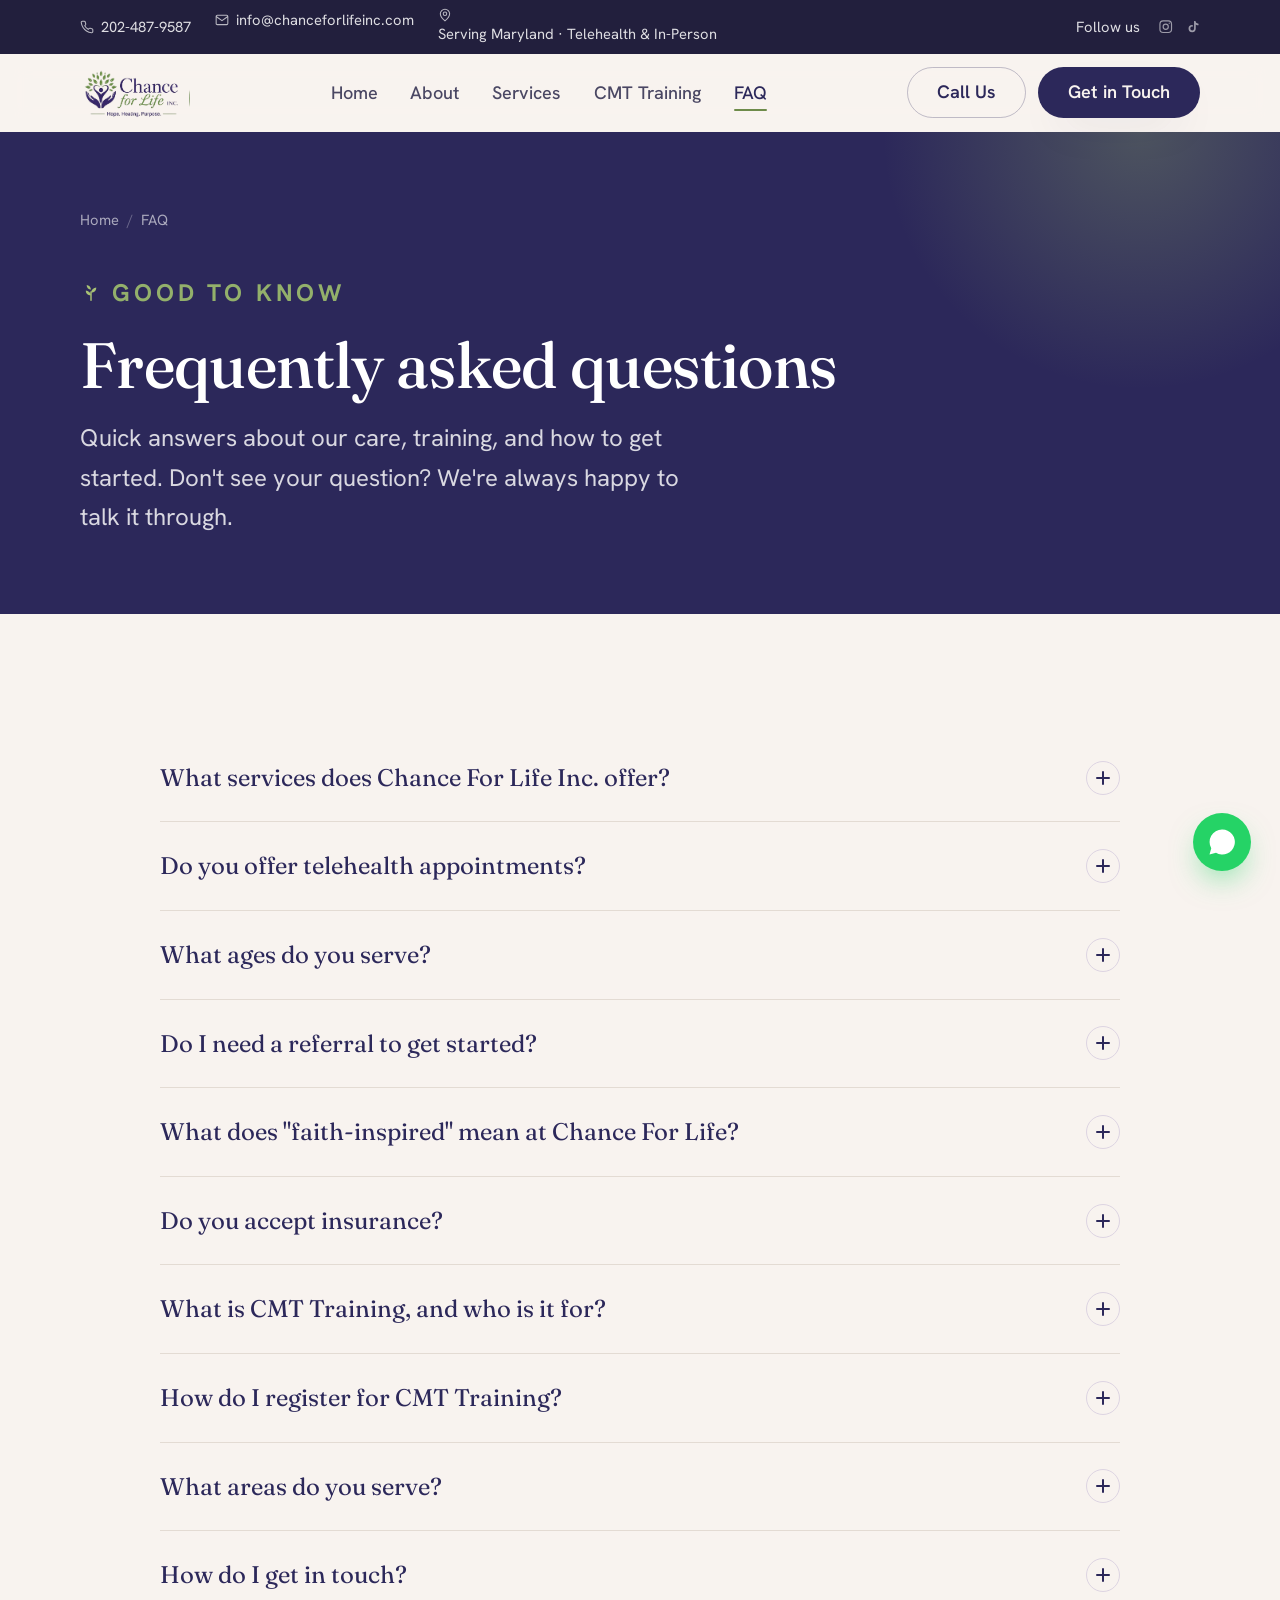
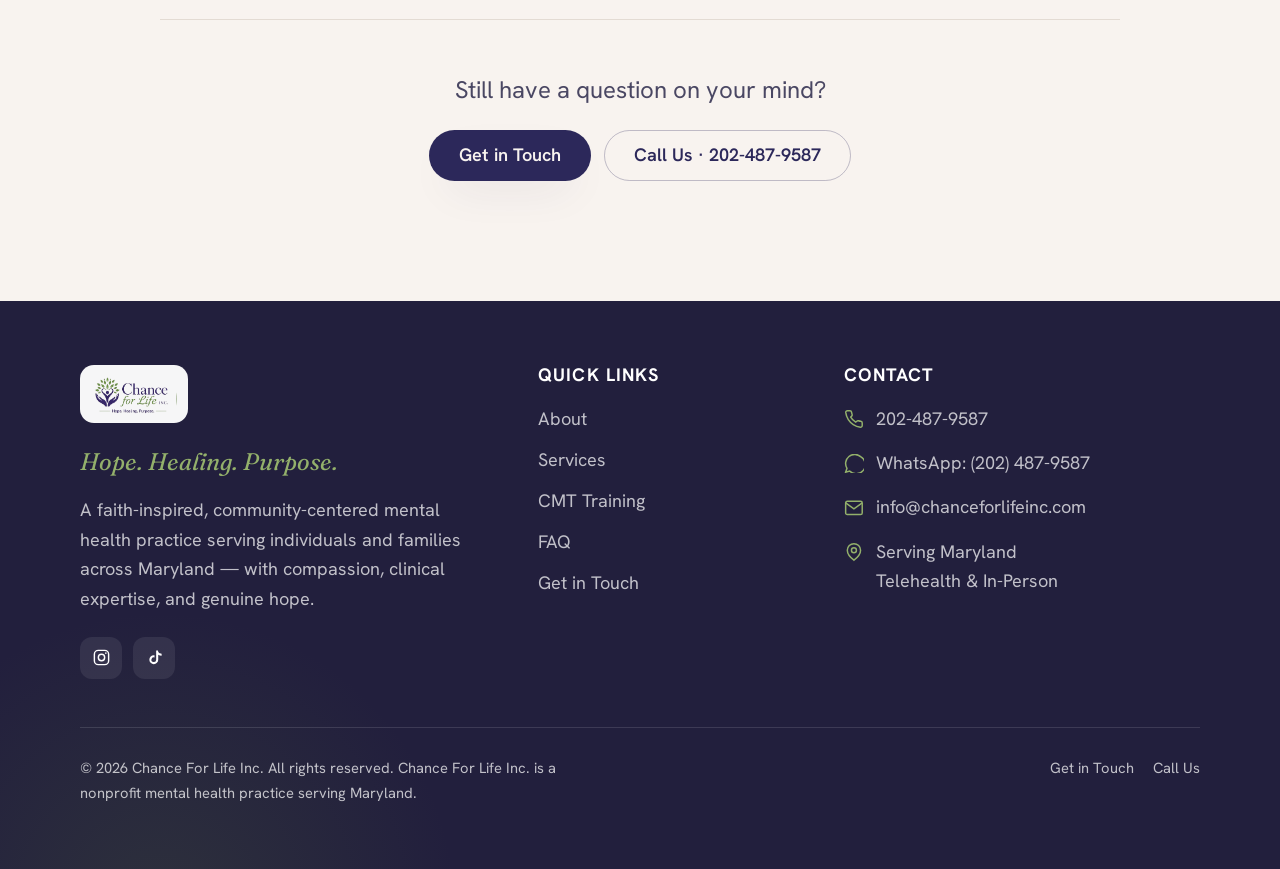
<file: site/faq.html>
<!DOCTYPE html>
<html lang="en">
<head>
<meta charset="UTF-8">
<meta name="viewport" content="width=device-width, initial-scale=1.0">
<title>FAQ · Chance For Life Inc. — Frequently Asked Questions</title>
<meta name="description" content="Answers to common questions about Chance For Life Inc. — services, telehealth, ages served, referrals, CMT Training, insurance, and how to get in touch.">
<link rel="icon" href="images/favicon.svg" type="image/svg+xml">
<link rel="preconnect" href="https://fonts.googleapis.com">
<link rel="preconnect" href="https://fonts.gstatic.com" crossorigin>
<link href="https://fonts.googleapis.com/css2?family=Fraunces:ital,opsz,wght@0,9..144,400;0,9..144,500;0,9..144,600;1,9..144,400;1,9..144,500;1,9..144,600&family=Hanken+Grotesk:wght@400;500;600;700&display=swap" rel="stylesheet">
<link rel="stylesheet" href="css/styles.css">
</head>
<body>

<div class="topbar">
  <div class="container topbar__inner">
    <div class="topbar__left">
      <a class="tb-phone" href="tel:+12024879587"><svg viewBox="0 0 24 24" fill="none" stroke="currentColor" stroke-width="1.8"><path d="M22 16.9v3a2 2 0 0 1-2.2 2 19.8 19.8 0 0 1-8.6-3.1 19.5 19.5 0 0 1-6-6 19.8 19.8 0 0 1-3.1-8.7A2 2 0 0 1 4.1 2h3a2 2 0 0 1 2 1.7c.1 1 .4 1.9.7 2.8a2 2 0 0 1-.5 2.1L8.1 9.9a16 16 0 0 0 6 6l1.3-1.2a2 2 0 0 1 2.1-.5c.9.3 1.8.6 2.8.7a2 2 0 0 1 1.7 2Z"/></svg>202-487-9587</a>
      <span><a href="mailto:info@chanceforlifeinc.com"><svg viewBox="0 0 24 24" fill="none" stroke="currentColor" stroke-width="1.8"><rect x="2" y="4" width="20" height="16" rx="2"/><path d="m2 6 10 7L22 6"/></svg>info@chanceforlifeinc.com</a></span>
      <span><svg viewBox="0 0 24 24" fill="none" stroke="currentColor" stroke-width="1.8"><path d="M20 10c0 6-8 12-8 12s-8-6-8-12a8 8 0 0 1 16 0Z"/><circle cx="12" cy="10" r="3"/></svg>Serving Maryland · Telehealth &amp; In-Person</span>
    </div>
    <div class="topbar__right">
      <span>Follow us</span>
      <div class="topbar__socials">
        <a href="https://instagram.com/chanceforlifeinc" target="_blank" rel="noopener" aria-label="Chance For Life on Instagram"><svg viewBox="0 0 24 24" fill="none" stroke="currentColor" stroke-width="1.8"><rect x="3" y="3" width="18" height="18" rx="5"/><circle cx="12" cy="12" r="4"/><circle cx="17.5" cy="6.5" r="1" fill="currentColor" stroke="none"/></svg></a>
        <a href="https://www.tiktok.com/@chanceforlifeinc" target="_blank" rel="noopener" aria-label="Chance For Life on TikTok"><svg viewBox="0 0 24 24" fill="currentColor"><path d="M14 3h2.3c.2 1.6 1.1 3 2.5 3.7.7.4 1.5.6 2.2.6v2.5c-1.6 0-3.1-.5-4.3-1.4v6.4a5.6 5.6 0 1 1-5.6-5.6c.3 0 .6 0 .9.1v2.6a3 3 0 1 0 2.1 2.9V3Z"/></svg></a>
        
      </div>
    </div>
  </div>
</div>

<header class="site-header">
  <div class="container nav">
    <a class="brand" href="index.html" aria-label="Chance For Life Inc. home"><img src="images/logo.png" alt="Chance For Life Inc."></a>
    <nav class="nav__links" aria-label="Primary">
      <a href="index.html">Home</a><a href="about.html">About</a><a href="services.html">Services</a><a href="cmt-training.html">CMT Training</a><a href="faq.html" aria-current="page">FAQ</a>
    </nav>
    <div class="nav__cta">
      <a class="btn btn--ghost" href="tel:+12024879587">Call Us</a>
      <a class="btn btn--primary" href="contact.html">Get in Touch</a>
      <button class="nav__toggle" aria-label="Open menu" aria-expanded="false" aria-controls="mobileMenu"><svg viewBox="0 0 24 24" fill="none" stroke="currentColor" stroke-width="2"><path d="M3 6h18M3 12h18M3 18h18" stroke-linecap="round"/></svg></button>
    </div>
  </div>
</header>

<div class="mobile-menu" id="mobileMenu" aria-hidden="true">
  <div class="mobile-menu__top">
    <img src="images/logo.png" alt="Chance For Life Inc." style="height:48px;background:#fff;padding:6px 8px;border-radius:12px">
    <button class="close" aria-label="Close menu"><svg viewBox="0 0 24 24" fill="none" stroke="currentColor" stroke-width="2"><path d="M6 6l12 12M18 6 6 18" stroke-linecap="round"/></svg></button>
  </div>
  <nav aria-label="Mobile"><a href="index.html">Home</a><a href="about.html">About</a><a href="services.html">Services</a><a href="cmt-training.html">CMT Training</a><a href="faq.html">FAQ</a><a href="contact.html">Get in Touch <span>→</span></a></nav>
  <div class="mobile-menu__foot"><a class="btn btn--sage" href="tel:+12024879587">Call Us · 202-487-9587</a></div>
</div>

<main>
<section class="page-hero">
  <div class="container">
    <div class="page-hero__inner">
      <nav class="breadcrumb" aria-label="Breadcrumb"><a href="index.html">Home</a><span>/</span>FAQ</nav>
      <p class="eyebrow">Good to know</p>
      <h1>Frequently asked questions</h1>
      <p>Quick answers about our care, training, and how to get started. Don't see your question? We're always happy to talk it through.</p>
    </div>
  </div>
</section>

<section class="section bg-cream">
  <div class="container">
    <div class="faq reveal">
      <div class="faq__item" aria-expanded="false">
        <button class="faq__q" type="button">What services does Chance For Life Inc. offer?<span class="faq__icon" aria-hidden="true"></span></button>
        <div class="faq__a"><div class="faq__a-inner">We provide mental health care (psychiatric evaluations and medication management), specialized support for medically fragile individuals, behavioral support for group homes, DDA nursing support services (consultation, health case management, delegation, HRST screening, and clinical review), and CMT Training for caregivers.</div></div>
      </div>
      <div class="faq__item" aria-expanded="false">
        <button class="faq__q" type="button">Do you offer telehealth appointments?<span class="faq__icon" aria-hidden="true"></span></button>
        <div class="faq__a"><div class="faq__a-inner">Yes — telehealth is available in addition to in-person care, serving individuals and families across Maryland.</div></div>
      </div>
      <div class="faq__item" aria-expanded="false">
        <button class="faq__q" type="button">What ages do you serve?<span class="faq__icon" aria-hidden="true"></span></button>
        <div class="faq__a"><div class="faq__a-inner">We provide care for children, adolescents, adults, and older adults.</div></div>
      </div>
      <div class="faq__item" aria-expanded="false">
        <button class="faq__q" type="button">Do I need a referral to get started?<span class="faq__icon" aria-hidden="true"></span></button>
        <div class="faq__a"><div class="faq__a-inner">No — you can reach out directly. Fill out our contact form or call us, and our team will follow up to guide you through next steps.</div></div>
      </div>
      <div class="faq__item" aria-expanded="false">
        <button class="faq__q" type="button">What does "faith-inspired" mean at Chance For Life?<span class="faq__icon" aria-hidden="true"></span></button>
        <div class="faq__a"><div class="faq__a-inner">We are a faith-inspired practice that believes every individual deserves to be treated with dignity, compassion, and hope. Our values are rooted in integrity, kindness, and respect for all people. While our care is guided by these principles, we provide evidence-based mental health services to individuals of all faiths, backgrounds, and beliefs.</div></div>
      </div>
      <div class="faq__item" aria-expanded="false">
        <button class="faq__q" type="button">Do you accept insurance?<span class="faq__icon" aria-hidden="true"></span></button>
        <div class="faq__a"><div class="faq__a-inner">Yes — we accept most insurance, including Medicaid, Medicare, Behavioral Health Systems, and Carelon. We also accept self-pay. Coverage can vary from plan to plan, so contact us directly and we'll help confirm your benefits and walk you through the options available to you.</div></div>
      </div>
      <div class="faq__item" aria-expanded="false">
        <button class="faq__q" type="button">What is CMT Training, and who is it for?<span class="faq__icon" aria-hidden="true"></span></button>
        <div class="faq__a"><div class="faq__a-inner">CMT (Certified Medication Technician) Training is designed for caregivers who want to safely and confidently support medication administration. We offer both a 20-hour Initial Training and a 4-hour Refresher Course, both taught by our team. <a class="textlink" href="cmt-training.html">See training details</a></div></div>
      </div>
      <div class="faq__item" aria-expanded="false">
        <button class="faq__q" type="button">How do I register for CMT Training?<span class="faq__icon" aria-hidden="true"></span></button>
        <div class="faq__a"><div class="faq__a-inner">Visit our CMT Training page to see the current schedule and pricing, and fill out the registration form — we'll follow up to confirm your spot.</div></div>
      </div>
      <div class="faq__item" aria-expanded="false">
        <button class="faq__q" type="button">What areas do you serve?<span class="faq__icon" aria-hidden="true"></span></button>
        <div class="faq__a"><div class="faq__a-inner">We serve individuals and families throughout Maryland, both in person and via telehealth.</div></div>
      </div>
      <div class="faq__item" aria-expanded="false">
        <button class="faq__q" type="button">How do I get in touch?<span class="faq__icon" aria-hidden="true"></span></button>
        <div class="faq__a"><div class="faq__a-inner">You can fill out our contact form, call us at <a class="textlink" href="tel:+12024879587">202-487-9587</a>, or message us on WhatsApp. We personally follow up on every inquiry.</div></div>
      </div>
    </div>

    <div class="text-center mt-gap">
      <p class="lede" style="margin-bottom:1.4rem">Still have a question on your mind?</p>
      <div class="btn-row" style="justify-content:center">
        <a class="btn btn--primary" href="contact.html">Get in Touch</a>
        <a class="btn btn--ghost" href="tel:+12024879587">Call Us · 202-487-9587</a>
      </div>
    </div>
  </div>
</section>
</main>

<footer class="site-footer">
  <div class="container footer__inner footer">
    <div class="footer__grid">
      <div class="footer__brand">
        <img src="images/logo.png" alt="Chance For Life Inc.">
        <p class="tagline">Hope. Healing. Purpose.</p>
        <p>A faith-inspired, community-centered mental health practice serving individuals and families across Maryland — with compassion, clinical expertise, and genuine hope.</p>
        <div class="footer__socials">
          <a href="https://instagram.com/chanceforlifeinc" target="_blank" rel="noopener" aria-label="Chance For Life on Instagram"><svg viewBox="0 0 24 24" fill="none" stroke="currentColor" stroke-width="1.8"><rect x="3" y="3" width="18" height="18" rx="5"/><circle cx="12" cy="12" r="4"/><circle cx="17.5" cy="6.5" r="1" fill="currentColor" stroke="none"/></svg></a>
          <a href="https://www.tiktok.com/@chanceforlifeinc" target="_blank" rel="noopener" aria-label="Chance For Life on TikTok"><svg viewBox="0 0 24 24" fill="currentColor"><path d="M14 3h2.3c.2 1.6 1.1 3 2.5 3.7.7.4 1.5.6 2.2.6v2.5c-1.6 0-3.1-.5-4.3-1.4v6.4a5.6 5.6 0 1 1-5.6-5.6c.3 0 .6 0 .9.1v2.6a3 3 0 1 0 2.1 2.9V3Z"/></svg></a>
          
        </div>
      </div>
      <div><h4>Quick Links</h4><div class="footer__links"><a href="about.html">About</a><a href="services.html">Services</a><a href="cmt-training.html">CMT Training</a><a href="faq.html">FAQ</a><a href="contact.html">Get in Touch</a></div></div>
      <div>
        <h4>Contact</h4>
        <ul class="footer__contact">
          <li><svg viewBox="0 0 24 24" fill="none" stroke="currentColor" stroke-width="1.8"><path d="M22 16.9v3a2 2 0 0 1-2.2 2 19.8 19.8 0 0 1-8.6-3.1 19.5 19.5 0 0 1-6-6 19.8 19.8 0 0 1-3.1-8.7A2 2 0 0 1 4.1 2h3a2 2 0 0 1 2 1.7c.1 1 .4 1.9.7 2.8a2 2 0 0 1-.5 2.1L8.1 9.9a16 16 0 0 0 6 6l1.3-1.2a2 2 0 0 1 2.1-.5c.9.3 1.8.6 2.8.7a2 2 0 0 1 1.7 2Z"/></svg><a href="tel:+12024879587">202-487-9587</a></li>
          <li><svg viewBox="0 0 24 24" fill="none" stroke="currentColor" stroke-width="1.8"><path d="M20.5 3.5A11 11 0 0 0 3.6 17.3L2 22l4.8-1.5A11 11 0 1 0 20.5 3.5Z"/></svg><a href="https://wa.me/12024879587" target="_blank" rel="noopener" aria-label="Message us on WhatsApp">WhatsApp: (202) 487-9587</a></li>
          <li><svg viewBox="0 0 24 24" fill="none" stroke="currentColor" stroke-width="1.8"><rect x="2" y="4" width="20" height="16" rx="2"/><path d="m2 6 10 7L22 6"/></svg><a href="mailto:info@chanceforlifeinc.com">info@chanceforlifeinc.com</a></li>
          <li><svg viewBox="0 0 24 24" fill="none" stroke="currentColor" stroke-width="1.8"><path d="M20 10c0 6-8 12-8 12s-8-6-8-12a8 8 0 0 1 16 0Z"/><circle cx="12" cy="10" r="3"/></svg><span>Serving Maryland<br>Telehealth &amp; In-Person</span></li>
        </ul>
      </div>
    </div>
    <div class="footer__bottom">
      <p>© <span id="year">2026</span> Chance For Life Inc. All rights reserved. Chance For Life Inc. is a nonprofit mental health practice serving Maryland.</p>
      <div class="legal"><a href="contact.html">Get in Touch</a><a href="tel:+12024879587">Call Us</a></div>
    </div>
  </div>
</footer>

<a class="wa-float" href="https://wa.me/12024879587" target="_blank" rel="noopener" aria-label="Chat with us on WhatsApp"><svg viewBox="0 0 24 24" fill="currentColor"><path d="M17.5 14.4c-.3-.2-1.7-.9-2-1-.3-.1-.5-.1-.6.2-.2.3-.7.9-.9 1.1-.2.2-.3.2-.6.1-.3-.2-1.2-.5-2.3-1.4-.9-.8-1.4-1.7-1.6-2-.2-.3 0-.5.1-.6l.4-.5c.1-.2.2-.3.3-.5.1-.2 0-.4 0-.5 0-.2-.6-1.6-.9-2.1-.2-.5-.4-.5-.6-.5h-.5c-.2 0-.5.1-.7.3-.3.3-1 1-1 2.4s1 2.8 1.2 3c.1.2 2 3.1 4.9 4.3.7.3 1.2.5 1.6.6.7.2 1.3.2 1.8.1.5-.1 1.7-.7 2-1.4.2-.7.2-1.2.2-1.4l-.5-.1ZM12 2a10 10 0 0 0-8.6 15L2 22l5.2-1.4A10 10 0 1 0 12 2Z"/></svg></a>

<script src="js/main.js"></script>
</body>
</html>
</file>
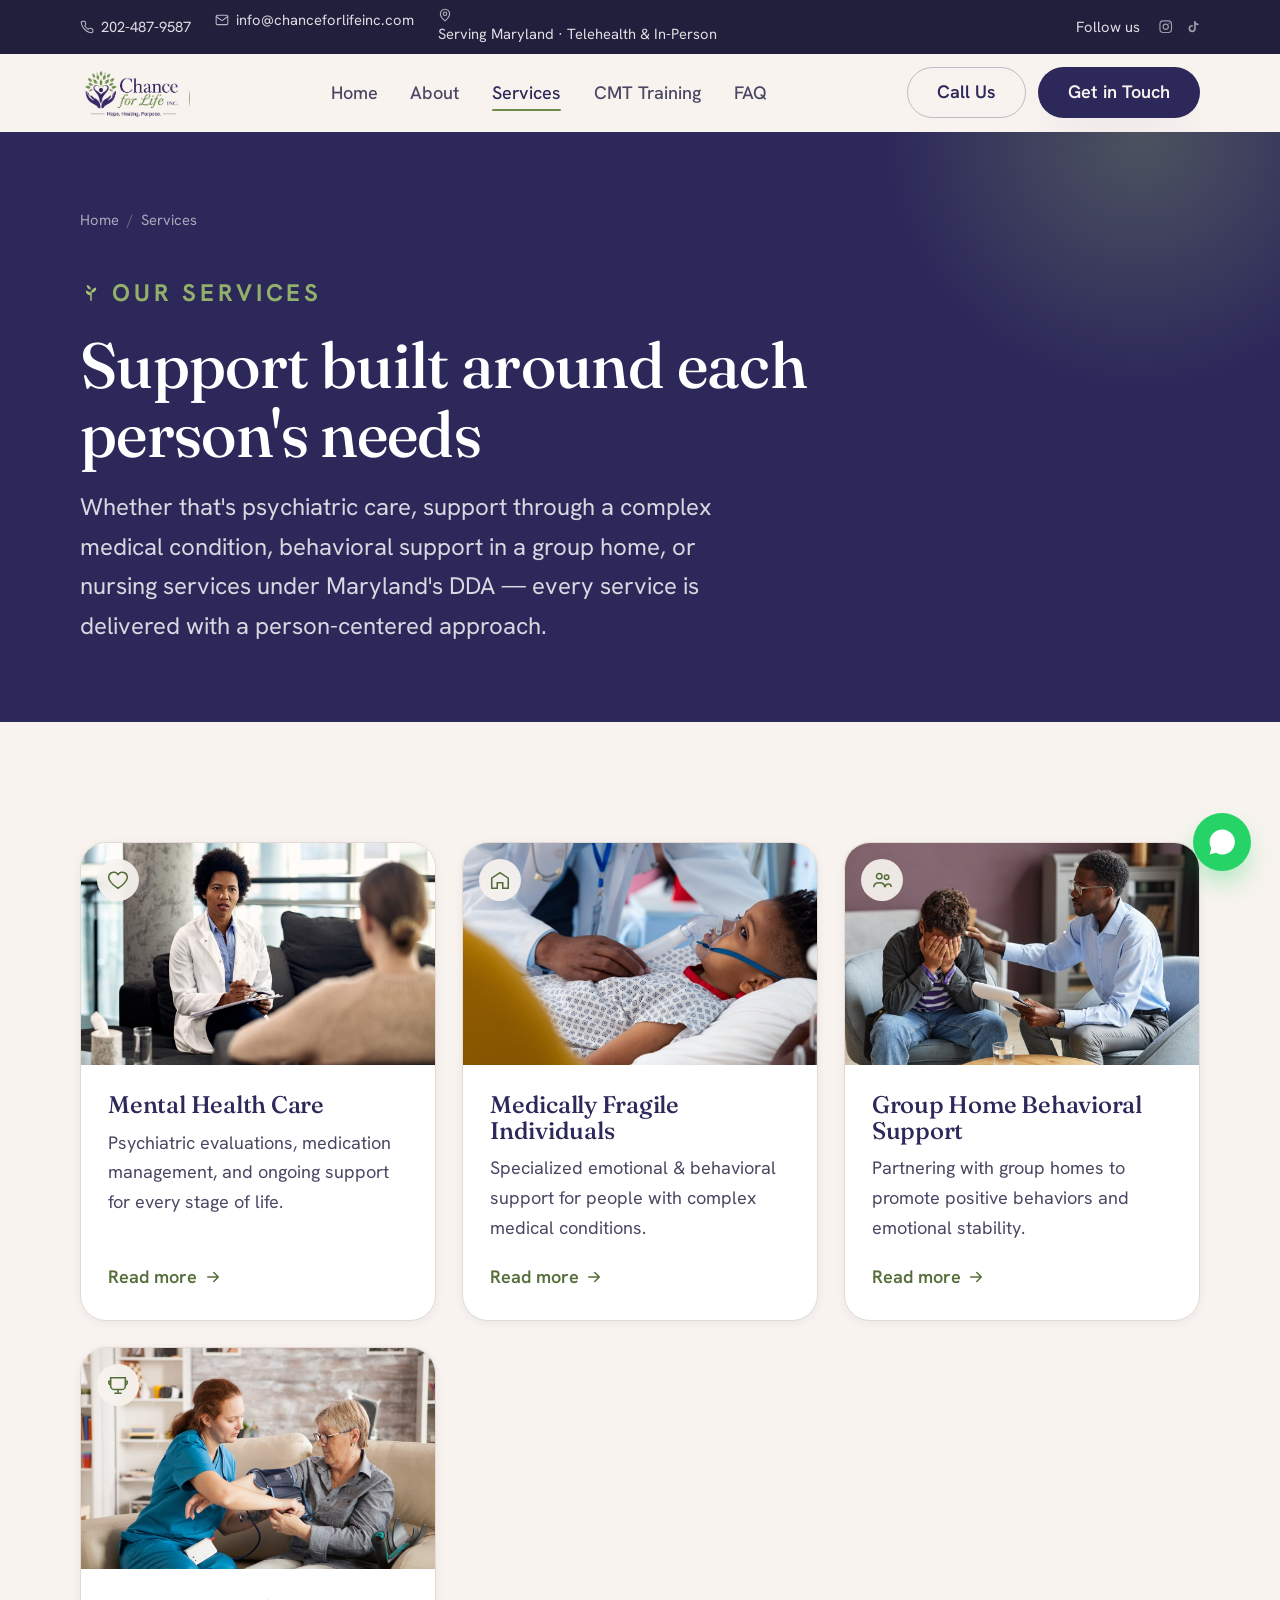
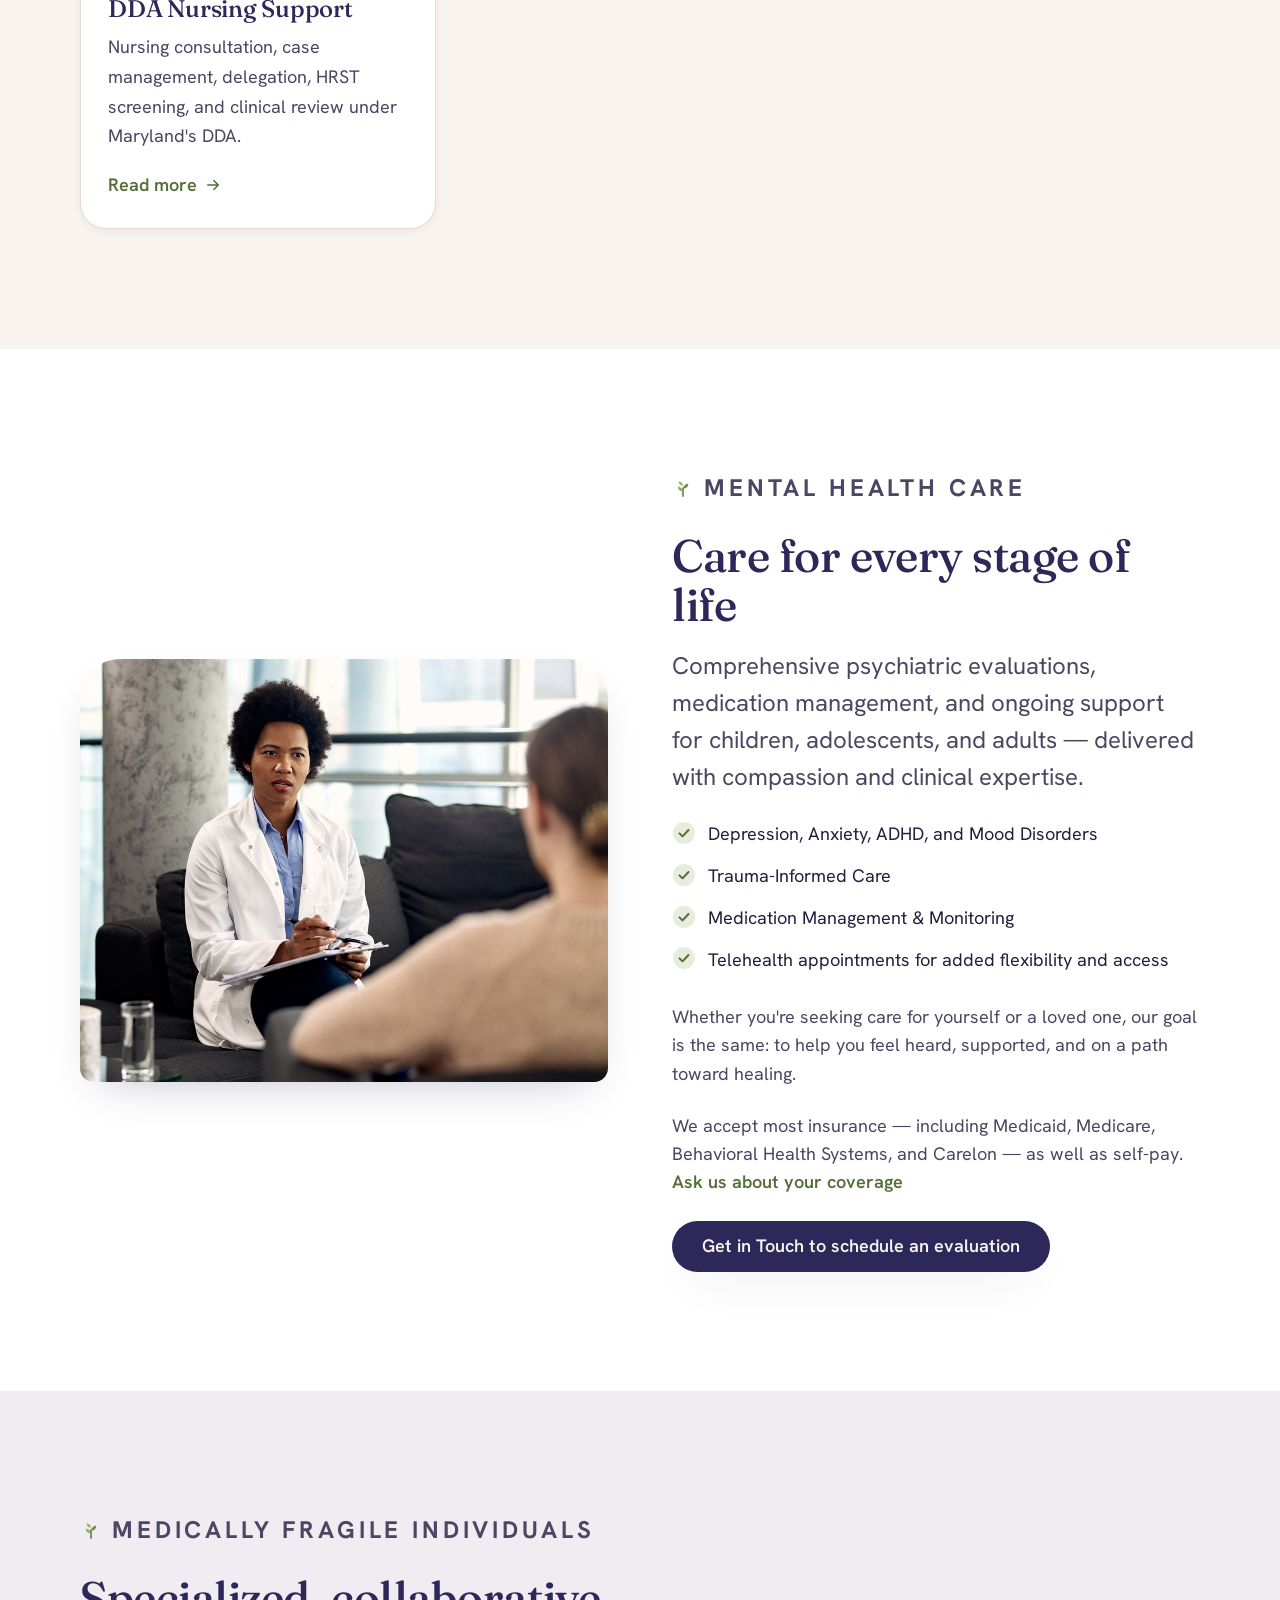
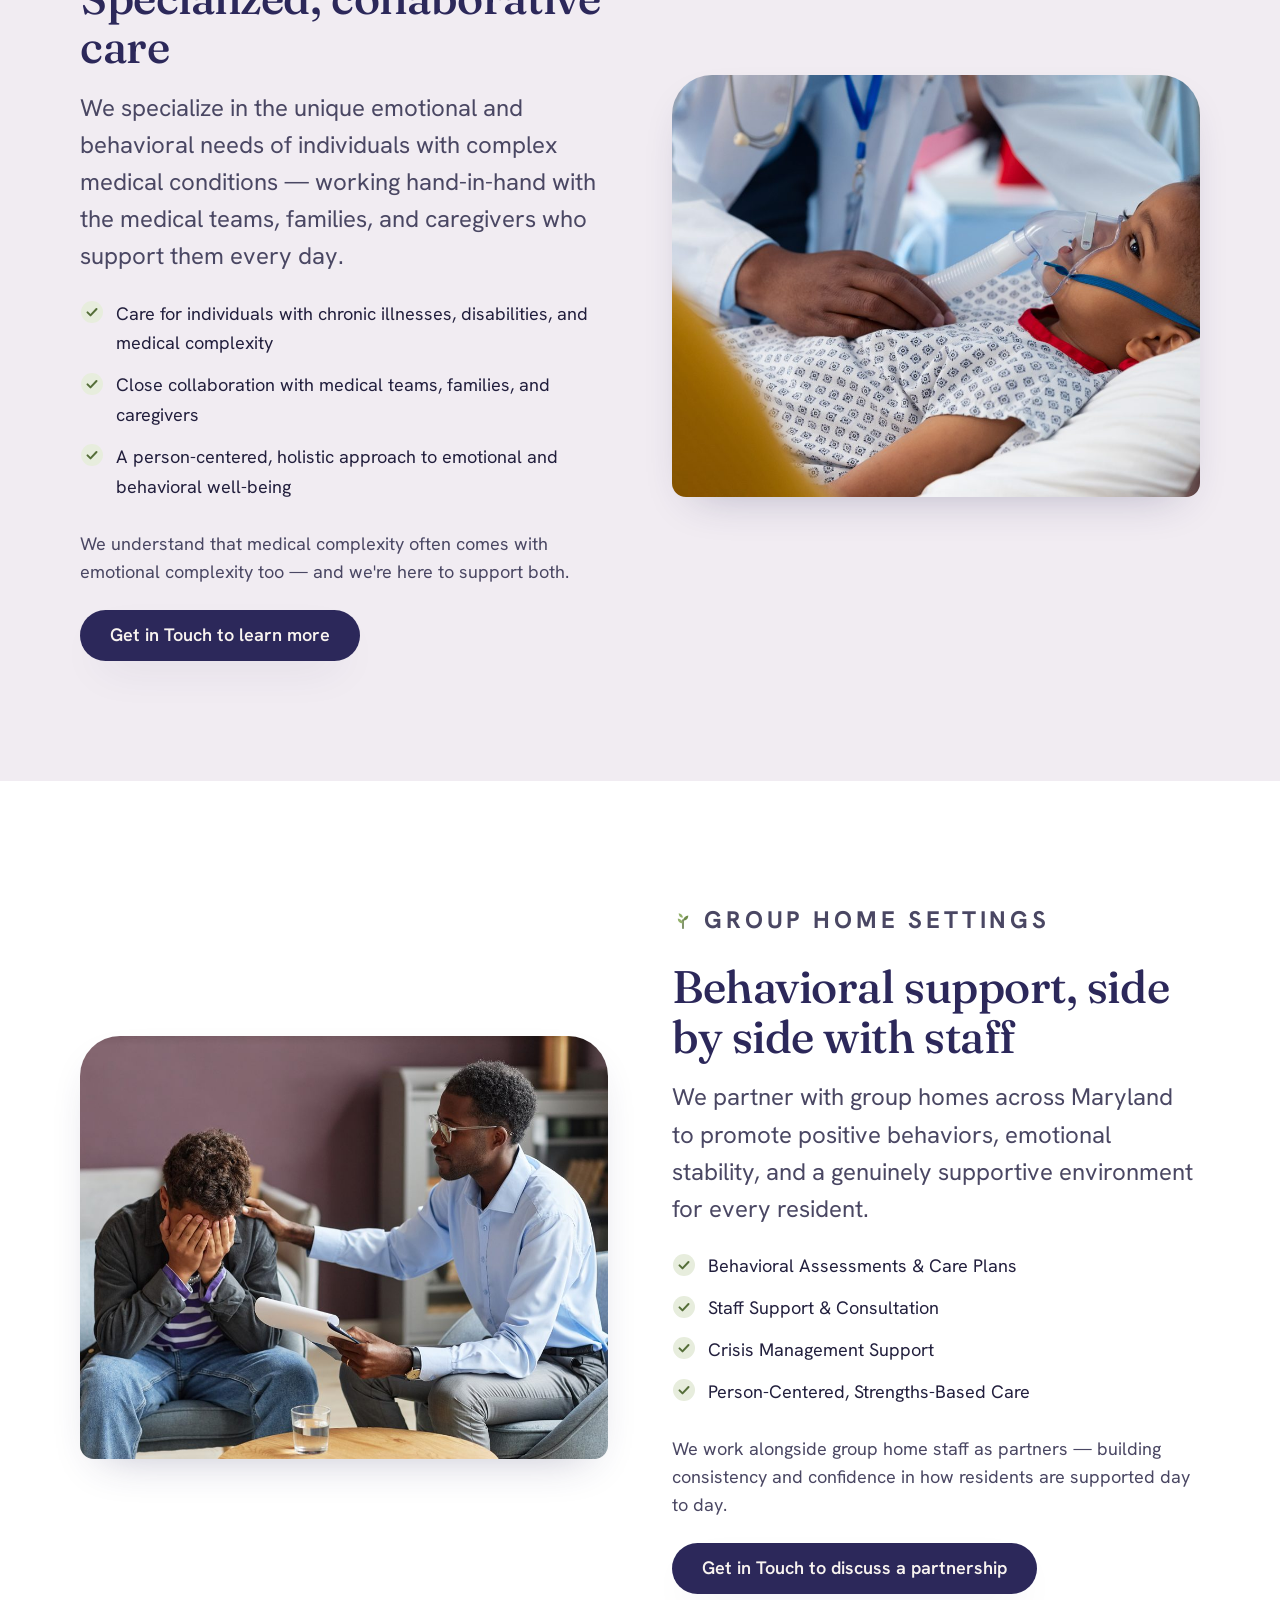
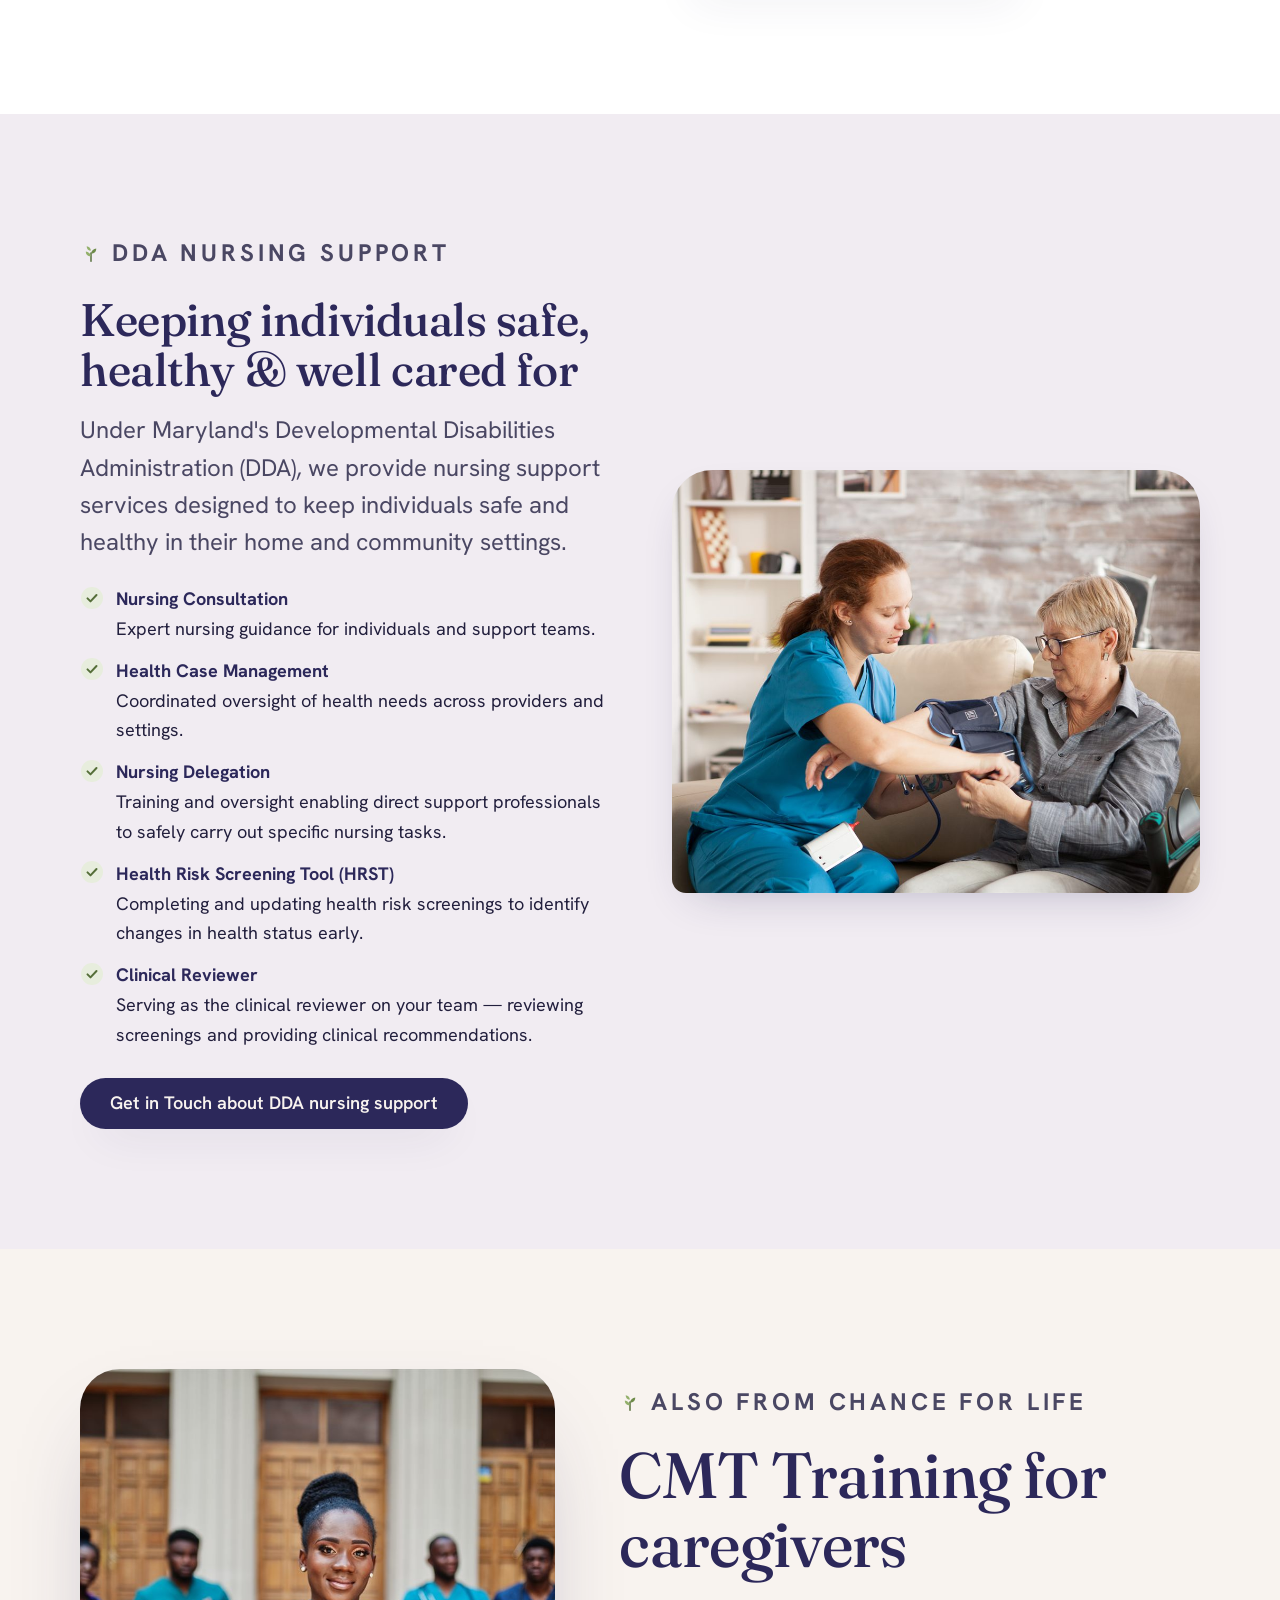
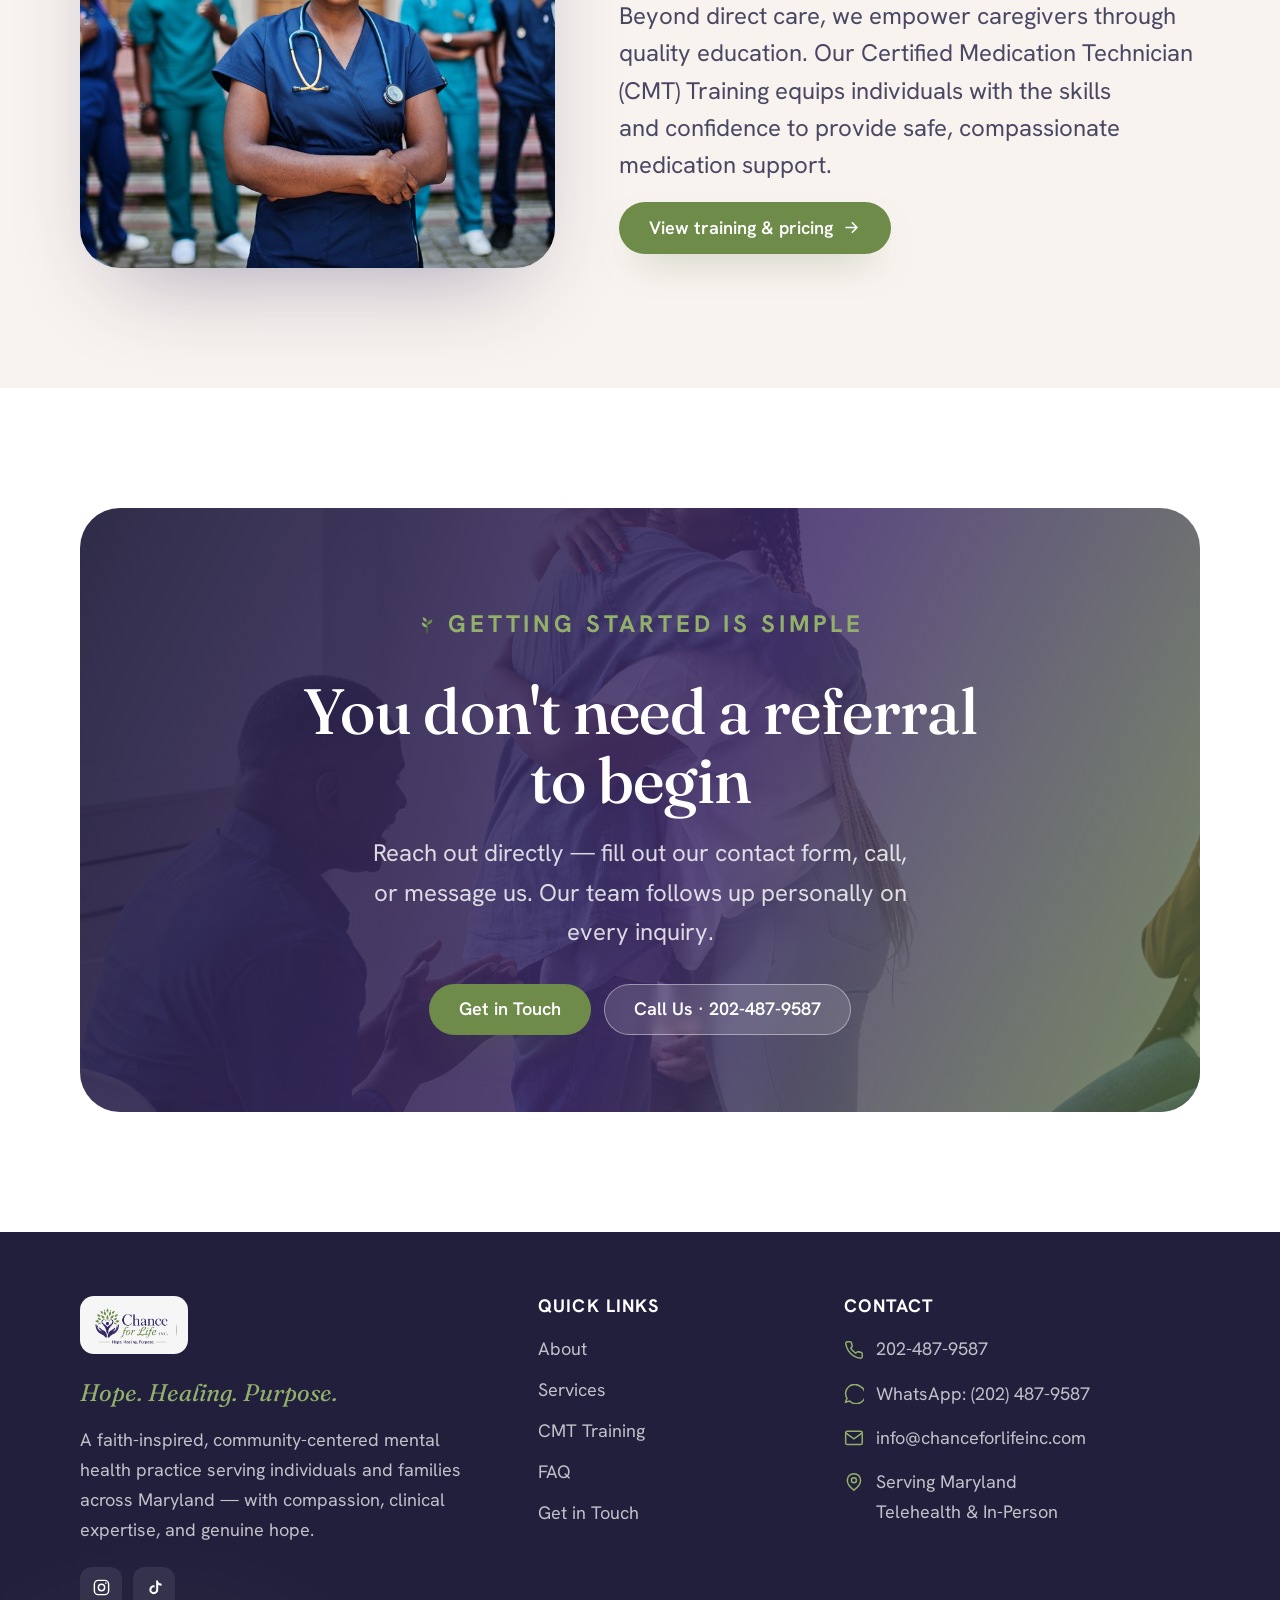
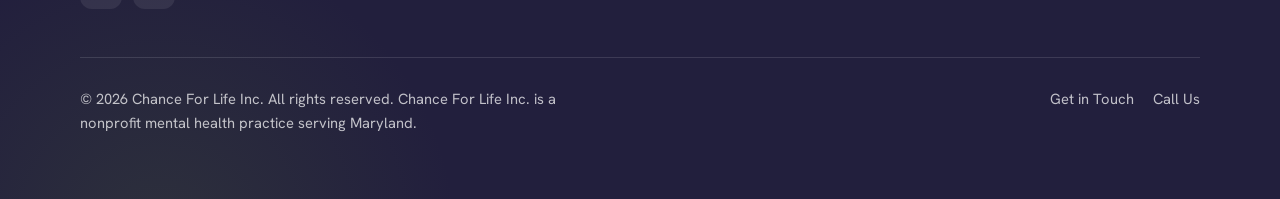
<file: site/services.html>
<!DOCTYPE html>
<html lang="en">
<head>
<meta charset="UTF-8">
<meta name="viewport" content="width=device-width, initial-scale=1.0">
<title>DDA Nursing, HRST &amp; Mental Health Care · Chance For Life Inc.</title>
<meta name="description" content="Mental health care and DDA nursing in Maryland — consultation, case management, delegation, HRST screening, and clinical reviewer services.">
<link rel="icon" href="images/favicon.svg" type="image/svg+xml">
<link rel="preconnect" href="https://fonts.googleapis.com">
<link rel="preconnect" href="https://fonts.gstatic.com" crossorigin>
<link href="https://fonts.googleapis.com/css2?family=Fraunces:ital,opsz,wght@0,9..144,400;0,9..144,500;0,9..144,600;1,9..144,400;1,9..144,500;1,9..144,600&family=Hanken+Grotesk:wght@400;500;600;700&display=swap" rel="stylesheet">
<link rel="stylesheet" href="css/styles.css">
</head>
<body>

<div class="topbar">
  <div class="container topbar__inner">
    <div class="topbar__left">
      <a class="tb-phone" href="tel:+12024879587"><svg viewBox="0 0 24 24" fill="none" stroke="currentColor" stroke-width="1.8"><path d="M22 16.9v3a2 2 0 0 1-2.2 2 19.8 19.8 0 0 1-8.6-3.1 19.5 19.5 0 0 1-6-6 19.8 19.8 0 0 1-3.1-8.7A2 2 0 0 1 4.1 2h3a2 2 0 0 1 2 1.7c.1 1 .4 1.9.7 2.8a2 2 0 0 1-.5 2.1L8.1 9.9a16 16 0 0 0 6 6l1.3-1.2a2 2 0 0 1 2.1-.5c.9.3 1.8.6 2.8.7a2 2 0 0 1 1.7 2Z"/></svg>202-487-9587</a>
      <span><a href="mailto:info@chanceforlifeinc.com"><svg viewBox="0 0 24 24" fill="none" stroke="currentColor" stroke-width="1.8"><rect x="2" y="4" width="20" height="16" rx="2"/><path d="m2 6 10 7L22 6"/></svg>info@chanceforlifeinc.com</a></span>
      <span><svg viewBox="0 0 24 24" fill="none" stroke="currentColor" stroke-width="1.8"><path d="M20 10c0 6-8 12-8 12s-8-6-8-12a8 8 0 0 1 16 0Z"/><circle cx="12" cy="10" r="3"/></svg>Serving Maryland · Telehealth &amp; In-Person</span>
    </div>
    <div class="topbar__right">
      <span>Follow us</span>
      <div class="topbar__socials">
        <a href="https://instagram.com/chanceforlifeinc" target="_blank" rel="noopener" aria-label="Chance For Life on Instagram"><svg viewBox="0 0 24 24" fill="none" stroke="currentColor" stroke-width="1.8"><rect x="3" y="3" width="18" height="18" rx="5"/><circle cx="12" cy="12" r="4"/><circle cx="17.5" cy="6.5" r="1" fill="currentColor" stroke="none"/></svg></a>
        <a href="https://www.tiktok.com/@chanceforlifeinc" target="_blank" rel="noopener" aria-label="Chance For Life on TikTok"><svg viewBox="0 0 24 24" fill="currentColor"><path d="M14 3h2.3c.2 1.6 1.1 3 2.5 3.7.7.4 1.5.6 2.2.6v2.5c-1.6 0-3.1-.5-4.3-1.4v6.4a5.6 5.6 0 1 1-5.6-5.6c.3 0 .6 0 .9.1v2.6a3 3 0 1 0 2.1 2.9V3Z"/></svg></a>
        
      </div>
    </div>
  </div>
</div>

<header class="site-header">
  <div class="container nav">
    <a class="brand" href="index.html" aria-label="Chance For Life Inc. home"><img src="images/logo.png" alt="Chance For Life Inc."></a>
    <nav class="nav__links" aria-label="Primary">
      <a href="index.html">Home</a><a href="about.html">About</a><a href="services.html" aria-current="page">Services</a><a href="cmt-training.html">CMT Training</a><a href="faq.html">FAQ</a>
    </nav>
    <div class="nav__cta">
      <a class="btn btn--ghost" href="tel:+12024879587">Call Us</a>
      <a class="btn btn--primary" href="contact.html">Get in Touch</a>
      <button class="nav__toggle" aria-label="Open menu" aria-expanded="false" aria-controls="mobileMenu"><svg viewBox="0 0 24 24" fill="none" stroke="currentColor" stroke-width="2"><path d="M3 6h18M3 12h18M3 18h18" stroke-linecap="round"/></svg></button>
    </div>
  </div>
</header>

<div class="mobile-menu" id="mobileMenu" aria-hidden="true">
  <div class="mobile-menu__top">
    <img src="images/logo.png" alt="Chance For Life Inc." style="height:48px;background:#fff;padding:6px 8px;border-radius:12px">
    <button class="close" aria-label="Close menu"><svg viewBox="0 0 24 24" fill="none" stroke="currentColor" stroke-width="2"><path d="M6 6l12 12M18 6 6 18" stroke-linecap="round"/></svg></button>
  </div>
  <nav aria-label="Mobile"><a href="index.html">Home</a><a href="about.html">About</a><a href="services.html">Services</a><a href="cmt-training.html">CMT Training</a><a href="faq.html">FAQ</a><a href="contact.html">Get in Touch <span>→</span></a></nav>
  <div class="mobile-menu__foot"><a class="btn btn--sage" href="tel:+12024879587">Call Us · 202-487-9587</a></div>
</div>

<main>
<section class="page-hero">
  <div class="container">
    <div class="page-hero__inner">
      <nav class="breadcrumb" aria-label="Breadcrumb"><a href="index.html">Home</a><span>/</span>Services</nav>
      <p class="eyebrow">Our services</p>
      <h1>Support built around each person's needs</h1>
      <p>Whether that's psychiatric care, support through a complex medical condition, behavioral support in a group home, or nursing services under Maryland's DDA — every service is delivered with a person-centered approach.</p>
    </div>
  </div>
</section>

<!-- Overview grid -->
<section class="section bg-cream">
  <div class="container">
    <div class="pillars">
      <a class="pillar reveal" href="#mental-health" style="text-decoration:none">
        <div class="pillar__media"><span class="pillar__num"><svg viewBox="0 0 24 24" fill="none" stroke="currentColor" stroke-width="1.7"><path d="M12 21s-7-4.5-9.3-9A5.3 5.3 0 0 1 12 6a5.3 5.3 0 0 1 9.3 6c-2.3 4.5-9.3 9-9.3 9Z"/></svg></span><img src="images/svc-mental-health.jpg" alt="" loading="lazy"></div>
        <div class="pillar__body"><h3>Mental Health Care</h3><p>Psychiatric evaluations, medication management, and ongoing support for every stage of life.</p><span class="textlink">Read more <svg viewBox="0 0 24 24" fill="none" stroke="currentColor" stroke-width="2"><path d="M5 12h14M13 6l6 6-6 6" stroke-linecap="round" stroke-linejoin="round"/></svg></span></div>
      </a>
      <a class="pillar reveal d1" href="#medically-fragile" style="text-decoration:none">
        <div class="pillar__media"><span class="pillar__num"><svg viewBox="0 0 24 24" fill="none" stroke="currentColor" stroke-width="1.7"><path d="M3 21V10l9-6 9 6v11h-6v-6H9v6H3Z"/></svg></span><img src="images/svc-medically-fragile.jpg?v=2" alt="" loading="lazy"></div>
        <div class="pillar__body"><h3>Medically Fragile Individuals</h3><p>Specialized emotional &amp; behavioral support for people with complex medical conditions.</p><span class="textlink">Read more <svg viewBox="0 0 24 24" fill="none" stroke="currentColor" stroke-width="2"><path d="M5 12h14M13 6l6 6-6 6" stroke-linecap="round" stroke-linejoin="round"/></svg></span></div>
      </a>
      <a class="pillar reveal d2" href="#group-home" style="text-decoration:none">
        <div class="pillar__media"><span class="pillar__num"><svg viewBox="0 0 24 24" fill="none" stroke="currentColor" stroke-width="1.7"><circle cx="9" cy="8" r="3"/><circle cx="17" cy="9" r="2.4"/><path d="M3 20c0-3.3 2.7-5 6-5s6 1.7 6 5M15.5 20c0-2.3 1.4-3.6 3.5-3.6s3 1.3 3 3.1"/></svg></span><img src="images/svc-group-home.jpg" alt="" loading="lazy"></div>
        <div class="pillar__body"><h3>Group Home Behavioral Support</h3><p>Partnering with group homes to promote positive behaviors and emotional stability.</p><span class="textlink">Read more <svg viewBox="0 0 24 24" fill="none" stroke="currentColor" stroke-width="2"><path d="M5 12h14M13 6l6 6-6 6" stroke-linecap="round" stroke-linejoin="round"/></svg></span></div>
      </a>
      <a class="pillar reveal d3" href="#dda" style="text-decoration:none">
        <div class="pillar__media"><span class="pillar__num"><svg viewBox="0 0 24 24" fill="none" stroke="currentColor" stroke-width="1.7"><path d="M8 21h8M12 17v4M4 4h16v9a4 4 0 0 1-4 4H8a4 4 0 0 1-4-4V4Z"/><path d="M4 8H2v2a3 3 0 0 0 2 2M20 8h2v2a3 3 0 0 1-2 2"/></svg></span><img src="images/svc-dda.jpg" alt="" loading="lazy"></div>
        <div class="pillar__body"><h3>DDA Nursing Support</h3><p>Nursing consultation, case management, delegation, HRST screening, and clinical review under Maryland's DDA.</p><span class="textlink">Read more <svg viewBox="0 0 24 24" fill="none" stroke="currentColor" stroke-width="2"><path d="M5 12h14M13 6l6 6-6 6" stroke-linecap="round" stroke-linejoin="round"/></svg></span></div>
      </a>
    </div>
  </div>
</section>

<!-- Detail: Mental Health -->
<section class="section bg-white service-detail" id="mental-health">
  <div class="container">
    <div class="service-detail__grid">
      <div class="service-detail__media reveal"><img src="images/svc-mental-health.jpg" alt="A therapist in conversation with a client"></div>
      <div class="reveal d1">
        <p class="eyebrow">Mental Health Care</p>
        <h2>Care for every stage of life</h2>
        <p>Comprehensive psychiatric evaluations, medication management, and ongoing support for children, adolescents, and adults — delivered with compassion and clinical expertise.</p>
        <ul class="check-list">
          <li><span>Depression, Anxiety, ADHD, and Mood Disorders</span></li>
          <li><span>Trauma-Informed Care</span></li>
          <li><span>Medication Management &amp; Monitoring</span></li>
          <li><span>Telehealth appointments for added flexibility and access</span></li>
        </ul>
        <p style="font-size:var(--step-0)">Whether you're seeking care for yourself or a loved one, our goal is the same: to help you feel heard, supported, and on a path toward healing.</p>
        <p style="font-size:var(--step-0)">We accept most insurance — including Medicaid, Medicare, Behavioral Health Systems, and Carelon — as well as self-pay. <a class="textlink" href="contact.html">Ask us about your coverage</a></p>
        <a class="btn btn--primary" href="contact.html">Get in Touch to schedule an evaluation</a>
      </div>
    </div>
  </div>
</section>

<!-- Detail: Medically Fragile -->
<section class="section bg-lav service-detail" id="medically-fragile">
  <div class="container">
    <div class="service-detail__grid">
      <div class="service-detail__media reveal"><img src="images/svc-medically-fragile.jpg?v=2" alt="A doctor gently resting a hand on a child receiving oxygen in a hospital bed"></div>
      <div class="reveal d1">
        <p class="eyebrow">Medically Fragile Individuals</p>
        <h2>Specialized, collaborative care</h2>
        <p>We specialize in the unique emotional and behavioral needs of individuals with complex medical conditions — working hand-in-hand with the medical teams, families, and caregivers who support them every day.</p>
        <ul class="check-list">
          <li><span>Care for individuals with chronic illnesses, disabilities, and medical complexity</span></li>
          <li><span>Close collaboration with medical teams, families, and caregivers</span></li>
          <li><span>A person-centered, holistic approach to emotional and behavioral well-being</span></li>
        </ul>
        <p style="font-size:var(--step-0)">We understand that medical complexity often comes with emotional complexity too — and we're here to support both.</p>
        <a class="btn btn--primary" href="contact.html">Get in Touch to learn more</a>
      </div>
    </div>
  </div>
</section>

<!-- Detail: Group Home -->
<section class="section bg-white service-detail" id="group-home">
  <div class="container">
    <div class="service-detail__grid">
      <div class="service-detail__media reveal"><img src="images/svc-group-home.jpg" alt="A counselor supporting a young person"></div>
      <div class="reveal d1">
        <p class="eyebrow">Group Home Settings</p>
        <h2>Behavioral support, side by side with staff</h2>
        <p>We partner with group homes across Maryland to promote positive behaviors, emotional stability, and a genuinely supportive environment for every resident.</p>
        <ul class="check-list">
          <li><span>Behavioral Assessments &amp; Care Plans</span></li>
          <li><span>Staff Support &amp; Consultation</span></li>
          <li><span>Crisis Management Support</span></li>
          <li><span>Person-Centered, Strengths-Based Care</span></li>
        </ul>
        <p style="font-size:var(--step-0)">We work alongside group home staff as partners — building consistency and confidence in how residents are supported day to day.</p>
        <a class="btn btn--primary" href="contact.html">Get in Touch to discuss a partnership</a>
      </div>
    </div>
  </div>
</section>

<!-- Detail: DDA -->
<section class="section bg-lav service-detail" id="dda">
  <div class="container">
    <div class="service-detail__grid">
      <div class="service-detail__media reveal"><img src="images/svc-dda.jpg" alt="A nurse checking an older woman's blood pressure"></div>
      <div class="reveal d1">
        <p class="eyebrow">DDA Nursing Support</p>
        <h2>Keeping individuals safe, healthy &amp; well cared for</h2>
        <p>Under Maryland's Developmental Disabilities Administration (DDA), we provide nursing support services designed to keep individuals safe and healthy in their home and community settings.</p>
        <ul class="check-list">
          <li><div><strong>Nursing Consultation</strong>Expert nursing guidance for individuals and support teams.</div></li>
          <li><div><strong>Health Case Management</strong>Coordinated oversight of health needs across providers and settings.</div></li>
          <li><div><strong>Nursing Delegation</strong>Training and oversight enabling direct support professionals to safely carry out specific nursing tasks.</div></li>
          <li><div><strong>Health Risk Screening Tool (HRST)</strong>Completing and updating health risk screenings to identify changes in health status early.</div></li>
          <li><div><strong>Clinical Reviewer</strong>Serving as the clinical reviewer on your team — reviewing screenings and providing clinical recommendations.</div></li>
        </ul>
        <a class="btn btn--primary" href="contact.html">Get in Touch about DDA nursing support</a>
      </div>
    </div>
  </div>
</section>

<!-- CMT callout -->
<section class="section bg-cream">
  <div class="container">
    <div class="split">
      <div class="split__media reveal">
        <div class="frame" style="aspect-ratio:4/4.2"><img src="images/svc-cmt.jpg" alt="A group of medical students outdoors"></div>
      </div>
      <div class="split__body reveal d1">
        <p class="eyebrow">Also from Chance For Life</p>
        <h2>CMT Training for caregivers</h2>
        <p>Beyond direct care, we empower caregivers through quality education. Our Certified Medication Technician (CMT) Training equips individuals with the skills and confidence to provide safe, compassionate medication support.</p>
        <div class="btn-row">
          <a class="btn btn--sage" href="cmt-training.html">View training &amp; pricing
            <svg viewBox="0 0 24 24" fill="none" stroke="currentColor" stroke-width="2"><path d="M5 12h14M13 6l6 6-6 6" stroke-linecap="round" stroke-linejoin="round"/></svg>
          </a>
        </div>
      </div>
    </div>
  </div>
</section>

<!-- Closing CTA -->
<section class="section bg-white">
  <div class="container">
    <div class="cta-band reveal">
      <div class="cta-band__bg"><img src="images/community.jpg" alt=""></div>
      <div class="cta-band__inner">
        <p class="eyebrow eyebrow--center" style="color:var(--sage-soft)">Getting started is simple</p>
        <h2>You don't need a referral to begin</h2>
        <p>Reach out directly — fill out our contact form, call, or message us. Our team follows up personally on every inquiry.</p>
        <div class="btn-row"><a class="btn btn--sage" href="contact.html">Get in Touch</a><a class="btn btn--light" href="tel:+12024879587">Call Us · 202-487-9587</a></div>
      </div>
    </div>
  </div>
</section>
</main>

<footer class="site-footer">
  <div class="container footer__inner footer">
    <div class="footer__grid">
      <div class="footer__brand">
        <img src="images/logo.png" alt="Chance For Life Inc.">
        <p class="tagline">Hope. Healing. Purpose.</p>
        <p>A faith-inspired, community-centered mental health practice serving individuals and families across Maryland — with compassion, clinical expertise, and genuine hope.</p>
        <div class="footer__socials">
          <a href="https://instagram.com/chanceforlifeinc" target="_blank" rel="noopener" aria-label="Chance For Life on Instagram"><svg viewBox="0 0 24 24" fill="none" stroke="currentColor" stroke-width="1.8"><rect x="3" y="3" width="18" height="18" rx="5"/><circle cx="12" cy="12" r="4"/><circle cx="17.5" cy="6.5" r="1" fill="currentColor" stroke="none"/></svg></a>
          <a href="https://www.tiktok.com/@chanceforlifeinc" target="_blank" rel="noopener" aria-label="Chance For Life on TikTok"><svg viewBox="0 0 24 24" fill="currentColor"><path d="M14 3h2.3c.2 1.6 1.1 3 2.5 3.7.7.4 1.5.6 2.2.6v2.5c-1.6 0-3.1-.5-4.3-1.4v6.4a5.6 5.6 0 1 1-5.6-5.6c.3 0 .6 0 .9.1v2.6a3 3 0 1 0 2.1 2.9V3Z"/></svg></a>
          
        </div>
      </div>
      <div><h4>Quick Links</h4><div class="footer__links"><a href="about.html">About</a><a href="services.html">Services</a><a href="cmt-training.html">CMT Training</a><a href="faq.html">FAQ</a><a href="contact.html">Get in Touch</a></div></div>
      <div>
        <h4>Contact</h4>
        <ul class="footer__contact">
          <li><svg viewBox="0 0 24 24" fill="none" stroke="currentColor" stroke-width="1.8"><path d="M22 16.9v3a2 2 0 0 1-2.2 2 19.8 19.8 0 0 1-8.6-3.1 19.5 19.5 0 0 1-6-6 19.8 19.8 0 0 1-3.1-8.7A2 2 0 0 1 4.1 2h3a2 2 0 0 1 2 1.7c.1 1 .4 1.9.7 2.8a2 2 0 0 1-.5 2.1L8.1 9.9a16 16 0 0 0 6 6l1.3-1.2a2 2 0 0 1 2.1-.5c.9.3 1.8.6 2.8.7a2 2 0 0 1 1.7 2Z"/></svg><a href="tel:+12024879587">202-487-9587</a></li>
          <li><svg viewBox="0 0 24 24" fill="none" stroke="currentColor" stroke-width="1.8"><path d="M20.5 3.5A11 11 0 0 0 3.6 17.3L2 22l4.8-1.5A11 11 0 1 0 20.5 3.5Z"/></svg><a href="https://wa.me/12024879587" target="_blank" rel="noopener" aria-label="Message us on WhatsApp">WhatsApp: (202) 487-9587</a></li>
          <li><svg viewBox="0 0 24 24" fill="none" stroke="currentColor" stroke-width="1.8"><rect x="2" y="4" width="20" height="16" rx="2"/><path d="m2 6 10 7L22 6"/></svg><a href="mailto:info@chanceforlifeinc.com">info@chanceforlifeinc.com</a></li>
          <li><svg viewBox="0 0 24 24" fill="none" stroke="currentColor" stroke-width="1.8"><path d="M20 10c0 6-8 12-8 12s-8-6-8-12a8 8 0 0 1 16 0Z"/><circle cx="12" cy="10" r="3"/></svg><span>Serving Maryland<br>Telehealth &amp; In-Person</span></li>
        </ul>
      </div>
    </div>
    <div class="footer__bottom">
      <p>© <span id="year">2026</span> Chance For Life Inc. All rights reserved. Chance For Life Inc. is a nonprofit mental health practice serving Maryland.</p>
      <div class="legal"><a href="contact.html">Get in Touch</a><a href="tel:+12024879587">Call Us</a></div>
    </div>
  </div>
</footer>

<a class="wa-float" href="https://wa.me/12024879587" target="_blank" rel="noopener" aria-label="Chat with us on WhatsApp"><svg viewBox="0 0 24 24" fill="currentColor"><path d="M17.5 14.4c-.3-.2-1.7-.9-2-1-.3-.1-.5-.1-.6.2-.2.3-.7.9-.9 1.1-.2.2-.3.2-.6.1-.3-.2-1.2-.5-2.3-1.4-.9-.8-1.4-1.7-1.6-2-.2-.3 0-.5.1-.6l.4-.5c.1-.2.2-.3.3-.5.1-.2 0-.4 0-.5 0-.2-.6-1.6-.9-2.1-.2-.5-.4-.5-.6-.5h-.5c-.2 0-.5.1-.7.3-.3.3-1 1-1 2.4s1 2.8 1.2 3c.1.2 2 3.1 4.9 4.3.7.3 1.2.5 1.6.6.7.2 1.3.2 1.8.1.5-.1 1.7-.7 2-1.4.2-.7.2-1.2.2-1.4l-.5-.1ZM12 2a10 10 0 0 0-8.6 15L2 22l5.2-1.4A10 10 0 1 0 12 2Z"/></svg></a>

<script src="js/main.js"></script>
</body>
</html>
</file>
<file: site/css/styles.css>
/* ============================================================
   Chance For Life Inc. — Design System
   Thesis: "Held." Growth cradled with compassion.
   Palette confirmed from brand flier. Fraunces + Hanken Grotesk.
   ============================================================ */

/* ---------- Tokens ---------- */
:root {
  /* Brand color */
  --indigo:       #2C285A;
  --indigo-deep:  #221F3D;
  --plum:         #3D2968;
  --sage:         #6E8B4A;
  --sage-deep:    #556E39;
  --sage-soft:    #93B06B;
  --cream:        #F8F3EF;
  --cream-warm:   #F2EAE2;
  --lavender:     #E9E4EC;
  --lavender-mist:#F1ECF2;

  /* Ink / neutrals */
  --ink:          #221F3D;
  --ink-soft:     #4A4763;
  --ink-muted:    #6B6880;
  --line:         #E3DBD3;
  --line-lav:     #DDD4E2;
  --white:        #FFFFFF;

  /* Semantic */
  --bg:           var(--cream);
  --surface:      #FFFFFF;
  --surface-lav:  var(--lavender-mist);
  --text:         var(--ink);
  --heading:      var(--indigo);
  --accent:       var(--sage);

  /* Type */
  --display: "Fraunces", Georgia, "Times New Roman", serif;
  --body: "Hanken Grotesk", -apple-system, BlinkMacSystemFont, "Segoe UI", sans-serif;

  /* Scale (fluid) */
  --step--1: clamp(0.83rem, 0.79rem + 0.18vw, 0.92rem);
  --step-0:  clamp(1rem, 0.95rem + 0.25vw, 1.13rem);
  --step-1:  clamp(1.2rem, 1.1rem + 0.5vw, 1.5rem);
  --step-2:  clamp(1.5rem, 1.32rem + 0.9vw, 2.1rem);
  --step-3:  clamp(1.95rem, 1.65rem + 1.5vw, 3rem);
  --step-4:  clamp(2.5rem, 2rem + 2.5vw, 4.3rem);
  --step-5:  clamp(3rem, 2.2rem + 4vw, 5.6rem);

  /* Space */
  --sp-section: clamp(4.5rem, 3.5rem + 5vw, 8rem);
  --container: 1200px;
  --container-wide: 1360px;
  --radius: 14px;
  --radius-lg: 26px;
  --radius-xl: 40px;

  /* Motion */
  --ease: cubic-bezier(0.22, 0.61, 0.36, 1);
  --ease-out: cubic-bezier(0.16, 1, 0.3, 1);
  --shadow-sm: 0 2px 8px rgba(44, 40, 90, 0.06);
  --shadow: 0 18px 46px -22px rgba(44, 40, 90, 0.32);
  --shadow-lg: 0 40px 90px -40px rgba(44, 40, 90, 0.42);
}

/* ---------- Reset ---------- */
*, *::before, *::after { box-sizing: border-box; }
* { margin: 0; }
html { -webkit-text-size-adjust: 100%; scroll-behavior: smooth; }
@media (prefers-reduced-motion: reduce) {
  html { scroll-behavior: auto; }
  *, *::before, *::after { animation-duration: 0.001ms !important; animation-iteration-count: 1 !important; transition-duration: 0.001ms !important; }
}
body {
  font-family: var(--body);
  font-size: var(--step-0);
  line-height: 1.65;
  color: var(--text);
  background: var(--bg);
  -webkit-font-smoothing: antialiased;
  text-rendering: optimizeLegibility;
  overflow-x: hidden;
}
img, picture, svg { max-width: 100%; display: block; }
a { color: inherit; text-decoration: none; }
button, input, select, textarea { font: inherit; color: inherit; }
ul { list-style: none; padding: 0; }
:focus-visible { outline: 3px solid var(--sage); outline-offset: 3px; border-radius: 4px; }

/* ---------- Type ---------- */
h1, h2, h3, h4 {
  font-family: var(--display);
  color: var(--heading);
  font-weight: 500;
  line-height: 1.08;
  letter-spacing: -0.01em;
  font-optical-sizing: auto;
}
h1 { font-size: var(--step-5); }
h2 { font-size: var(--step-4); }
h3 { font-size: var(--step-2); }
p { text-wrap: pretty; }
.script { font-style: italic; font-variation-settings: "SOFT" 40, "WONK" 1; color: var(--sage-deep); }
strong { font-weight: 700; color: var(--ink); }

/* ---------- Layout ---------- */
.container { width: 100%; max-width: var(--container); margin-inline: auto; padding-inline: clamp(1.15rem, 4vw, 2.5rem); }
.container-wide { max-width: var(--container-wide); }
.section { padding-block: var(--sp-section); }
.section--tight { padding-block: clamp(3rem, 2.4rem + 3vw, 5rem); }
.bg-cream { background: var(--cream); }
.bg-warm  { background: var(--cream-warm); }
.bg-lav   { background: var(--surface-lav); }
.bg-white { background: var(--white); }

/* Eyebrow — the leaf-sprig signature marker */
.eyebrow {
  display: inline-flex; align-items: center; gap: 0.6rem;
  font-family: var(--body);
  font-size: var(--step--1);
  font-weight: 700;
  letter-spacing: 0.16em;
  text-transform: uppercase;
  color: var(--sage-deep);
  margin-bottom: 1.1rem;
}
.eyebrow::before {
  content: "";
  width: 1.4rem; height: 1.4rem;
  background: url("../images/leaf.svg") center / contain no-repeat;
  flex: none;
}
.eyebrow--center { justify-content: center; }

.section-head { max-width: 46rem; }
.section-head--center { margin-inline: auto; text-align: center; }
.section-head p { color: var(--ink-soft); font-size: var(--step-1); margin-top: 1rem; line-height: 1.5; }
.lede { font-size: var(--step-1); color: var(--ink-soft); line-height: 1.55; }

/* ---------- Buttons ---------- */
.btn {
  display: inline-flex; align-items: center; gap: 0.55rem;
  font-family: var(--body); font-weight: 600; font-size: var(--step-0);
  padding: 0.85em 1.6em;
  border-radius: 100px;
  border: 1.5px solid transparent;
  cursor: pointer;
  transition: transform 0.35s var(--ease), background 0.3s var(--ease), box-shadow 0.35s var(--ease), color 0.3s var(--ease), border-color 0.3s var(--ease);
  will-change: transform;
  line-height: 1;
}
.btn svg { width: 1.05em; height: 1.05em; }
.btn:hover { transform: translateY(-2px); }
.btn:active { transform: translateY(0); }
.btn--primary { background: var(--indigo); color: var(--cream); box-shadow: var(--shadow); }
.btn--primary:hover { background: var(--plum); box-shadow: var(--shadow-lg); }
.btn--sage { background: var(--sage); color: #fff; box-shadow: 0 18px 40px -20px rgba(85,110,57,0.6); }
.btn--sage:hover { background: var(--sage-deep); }
.btn--ghost { background: transparent; color: var(--indigo); border-color: rgba(44,40,90,0.28); }
.btn--ghost:hover { border-color: var(--indigo); background: rgba(44,40,90,0.05); }
.btn--light { background: rgba(255,255,255,0.14); color: #fff; border-color: rgba(255,255,255,0.42); backdrop-filter: blur(6px); }
.btn--light:hover { background: rgba(255,255,255,0.24); }
.btn--block { width: 100%; justify-content: center; }
.btn[disabled] { opacity: 0.6; cursor: not-allowed; transform: none; box-shadow: none; }
.btn-row { display: flex; flex-wrap: wrap; gap: 0.85rem; }

.textlink {
  display: inline-flex; align-items: center; gap: 0.4rem;
  font-weight: 600; color: var(--sage-deep);
  border-bottom: 1.5px solid transparent;
  transition: gap 0.3s var(--ease), border-color 0.3s var(--ease), color 0.3s var(--ease);
}
.textlink svg { width: 1em; height: 1em; transition: transform 0.3s var(--ease); }
.textlink:hover { gap: 0.65rem; color: var(--indigo); }
.textlink:hover svg { transform: translateX(3px); }

/* ============================================================
   Top contact bar + Header
   ============================================================ */
.topbar {
  background: var(--indigo-deep);
  color: rgba(255,255,255,0.85);
  font-size: var(--step--1);
}
.topbar__inner { display: flex; align-items: center; justify-content: space-between; gap: 1rem; padding-block: 0.5rem; }
.topbar a { display: inline-flex; align-items: center; gap: 0.45rem; transition: color 0.25s; white-space: nowrap; }
.topbar a:hover { color: #fff; }
.topbar svg { width: 0.95em; height: 0.95em; opacity: 0.8; }
.topbar__left { display: flex; gap: 1.5rem; }
.topbar__right { display: flex; align-items: center; gap: 1.1rem; }
.topbar__socials { display: flex; gap: 0.7rem; }
.topbar__socials a { opacity: 0.82; }
.topbar__socials svg { width: 1.05em; height: 1.05em; }
@media (max-width: 720px) {
  .topbar__left span:not(.tb-phone) { display: none; }
  .topbar__inner { justify-content: center; }
  .topbar__right { display: none; }
}

.site-header {
  position: sticky; top: 0; z-index: 100;
  background: rgba(248, 243, 239, 0.82);
  backdrop-filter: blur(14px) saturate(1.4);
  border-bottom: 1px solid transparent;
  transition: border-color 0.3s, box-shadow 0.3s, background 0.3s;
}
.site-header.scrolled { border-bottom-color: var(--line); box-shadow: 0 8px 30px -18px rgba(44,40,90,0.25); background: rgba(248, 243, 239, 0.94); }
.nav { display: flex; align-items: center; justify-content: space-between; gap: 1.5rem; padding-block: 0.7rem; }
.brand { display: flex; align-items: center; flex: none; }
.brand img { height: 46px; width: auto; }
@media (min-width: 600px){ .brand img { height: 54px; } }

.nav__links { display: flex; align-items: center; gap: 0.35rem; }
.nav__links a {
  position: relative;
  padding: 0.5rem 0.85rem;
  font-weight: 500; font-size: var(--step-0);
  color: var(--ink-soft);
  border-radius: 8px;
  transition: color 0.25s;
}
.nav__links a:hover { color: var(--indigo); }
.nav__links a::after {
  content: ""; position: absolute; left: 0.85rem; right: 0.85rem; bottom: 0.28rem;
  height: 2px; background: var(--sage); border-radius: 2px;
  transform: scaleX(0); transform-origin: left; transition: transform 0.3s var(--ease);
}
.nav__links a:hover::after, .nav__links a[aria-current="page"]::after { transform: scaleX(1); }
.nav__links a[aria-current="page"] { color: var(--indigo); }

.nav__cta { display: flex; align-items: center; gap: 0.75rem; }
.nav__toggle { display: none; }

@media (max-width: 940px) {
  .nav__links, .nav__cta .btn--ghost { display: none; }
  .nav__toggle {
    display: inline-flex; align-items: center; justify-content: center;
    width: 46px; height: 46px; border-radius: 12px;
    background: var(--white); border: 1px solid var(--line-lav); cursor: pointer;
  }
  .nav__toggle svg { width: 22px; height: 22px; }
}

/* Mobile menu */
.mobile-menu {
  position: fixed; inset: 0; z-index: 200;
  background: var(--indigo-deep); color: #fff;
  padding: clamp(1.5rem, 6vw, 3rem);
  display: flex; flex-direction: column;
  transform: translateY(-100%); transition: transform 0.5s var(--ease-out);
  visibility: hidden;
}
.mobile-menu.open { transform: translateY(0); visibility: visible; }
.mobile-menu__top { display: flex; justify-content: space-between; align-items: center; margin-bottom: 2.5rem; }
.mobile-menu__top .close { width: 46px; height: 46px; border-radius: 12px; background: rgba(255,255,255,0.1); border: none; color: #fff; cursor: pointer; display: grid; place-items: center; }
.mobile-menu__top .close svg { width: 22px; height: 22px; }
.mobile-menu nav { display: flex; flex-direction: column; gap: 0.2rem; }
.mobile-menu nav a {
  font-family: var(--display); font-size: clamp(1.8rem, 8vw, 2.6rem); color: #fff;
  padding-block: 0.5rem; border-bottom: 1px solid rgba(255,255,255,0.12);
  display: flex; justify-content: space-between; align-items: center;
}
.mobile-menu nav a span { color: var(--sage-soft); font-family: var(--body); font-size: 1rem; }
.mobile-menu__foot { margin-top: auto; padding-top: 2rem; display: flex; flex-direction: column; gap: 1rem; }
.mobile-menu__foot .btn { justify-content: center; }

/* ============================================================
   Hero
   ============================================================ */
.hero { position: relative; padding-top: clamp(2rem, 3vw, 3rem); padding-bottom: var(--sp-section); }
.hero__grid {
  display: grid; grid-template-columns: 1.05fr 1fr; gap: clamp(1.5rem, 4vw, 3.5rem);
  align-items: center;
}
.hero__copy { max-width: 34rem; }
.hero h1 { margin-bottom: 1.3rem; }
.hero h1 .accent { color: var(--sage-deep); font-style: italic; font-variation-settings: "SOFT" 30, "WONK" 1; }
.hero__sub { font-size: var(--step-1); color: var(--ink-soft); line-height: 1.5; margin-bottom: 2rem; max-width: 30rem; }
.hero .btn-row { margin-bottom: 2.4rem; }

.hero__trust { display: flex; gap: clamp(1.2rem, 3vw, 2.4rem); flex-wrap: wrap; }
.hero__trust > div { position: relative; }
.hero__trust > div + div { padding-left: clamp(1.2rem, 3vw, 2.4rem); border-left: 1px solid var(--line); }
.hero__trust dt { font-family: var(--display); font-size: var(--step-2); color: var(--indigo); line-height: 1; }
.hero__trust dd { font-size: var(--step--1); color: var(--ink-muted); margin-top: 0.35rem; letter-spacing: 0.02em; }

/* Cupped hero frame — asymmetric radii echo cradling hands */
.hero__media {
  position: relative;
  border-radius: 46% 46% var(--radius-xl) var(--radius-xl) / 30% 30% var(--radius-xl) var(--radius-xl);
  overflow: hidden;
  box-shadow: var(--shadow-lg);
  aspect-ratio: 4 / 4.4;
  background: var(--lavender);
}
@media (min-width: 981px){ .hero__media { aspect-ratio: 4 / 4.7; } }
.hero__slides { position: absolute; inset: 0; }
.slide {
  position: absolute; inset: 0; opacity: 0;
  transition: opacity 1.1s var(--ease), transform 6s ease-out;
  transform: scale(1.06);
}
.slide img { width: 100%; height: 100%; object-fit: cover; }
.slide.active { opacity: 1; transform: scale(1); z-index: 2; }
.hero__media::after {
  content: ""; position: absolute; inset: 0; z-index: 3; pointer-events: none;
  background: linear-gradient(180deg, rgba(44,40,90,0) 55%, rgba(34,31,61,0.42) 100%);
}
/* floating hope chip */
.hero__chip {
  position: absolute; z-index: 4; left: clamp(0.8rem, 2vw, 1.4rem); bottom: clamp(0.8rem, 2vw, 1.4rem);
  background: rgba(255,255,255,0.9); backdrop-filter: blur(10px);
  border-radius: 18px; padding: 0.85rem 1.1rem 0.85rem 0.9rem;
  display: flex; align-items: center; gap: 0.75rem;
  box-shadow: var(--shadow); max-width: 15rem;
}
.hero__chip .ico { width: 40px; height: 40px; border-radius: 12px; background: var(--sage); color:#fff; display: grid; place-items: center; flex: none; }
.hero__chip .ico svg { width: 22px; height: 22px; }
.hero__chip b { display: block; color: var(--indigo); font-family: var(--display); font-size: 1.05rem; line-height: 1.1; }
.hero__chip span { font-size: var(--step--1); color: var(--ink-muted); }

/* slide dots */
.hero__dots { position: absolute; z-index: 5; right: clamp(0.9rem,2vw,1.4rem); top: clamp(0.9rem,2vw,1.4rem); display: flex; gap: 0.5rem; }
.hero__dots button { width: 9px; height: 9px; border-radius: 50%; border: none; background: rgba(255,255,255,0.55); cursor: pointer; padding: 0; transition: all 0.3s; }
.hero__dots button.active { background: #fff; width: 26px; border-radius: 5px; }

@media (max-width: 980px) {
  .hero__grid { grid-template-columns: 1fr; }
  .hero__copy { max-width: 40rem; }
  .hero__media { aspect-ratio: 4 / 3.6; border-radius: 40% 40% var(--radius-xl) var(--radius-xl) / 18% 18% var(--radius-xl) var(--radius-xl); }
}
@media (max-width: 560px){
  .hero__media { aspect-ratio: 3 / 3.2; }
  .hero__trust { flex-direction: column; gap: 0; }
  .hero__trust > div + div { padding-left: 0; border-left: none; border-top: 1px solid var(--line); }
  .hero__trust > div { padding-block: 0.9rem; }
  .hero__trust > div:first-child { padding-top: 0; }
}

/* ============================================================
   Intro / mission strip
   ============================================================ */
.intro__inner { display: grid; grid-template-columns: 0.85fr 1.15fr; gap: clamp(2rem, 5vw, 5rem); align-items: start; }
.intro__lead { font-family: var(--display); font-size: var(--step-3); color: var(--indigo); line-height: 1.18; }
.intro__body p { font-size: var(--step-1); color: var(--ink-soft); line-height: 1.55; }
.intro__body p + p { margin-top: 1.1rem; }
.intro__body .btn-row { margin-top: 1.8rem; }
@media (max-width: 820px){ .intro__inner { grid-template-columns: 1fr; gap: 1.5rem; } }

/* ============================================================
   Pillars / service cards
   ============================================================ */
.pillars { display: grid; grid-template-columns: repeat(auto-fit, minmax(min(100%, 320px), 1fr)); gap: clamp(1.1rem, 2.2vw, 1.6rem); }
.pillar {
  position: relative; background: var(--surface); border-radius: var(--radius-lg);
  overflow: hidden; box-shadow: var(--shadow-sm); border: 1px solid var(--line);
  display: flex; flex-direction: column;
  transition: transform 0.5s var(--ease), box-shadow 0.5s var(--ease), border-color 0.5s;
}
.pillar:hover { transform: translateY(-6px); box-shadow: var(--shadow); border-color: transparent; }
.pillar__media { aspect-ratio: 16 / 10; overflow: hidden; position: relative; }
.pillar__media img { width: 100%; height: 100%; object-fit: cover; transition: transform 0.8s var(--ease); }
.pillar:hover .pillar__media img { transform: scale(1.06); }
.pillar__num {
  position: absolute; top: 1rem; left: 1rem; z-index: 2;
  width: 42px; height: 42px; border-radius: 50%;
  background: rgba(248,243,239,0.92); backdrop-filter: blur(6px);
  color: var(--sage-deep); display: grid; place-items: center;
}
.pillar__num svg { width: 22px; height: 22px; }
.pillar__body { padding: clamp(1.3rem, 2.5vw, 1.7rem); display: flex; flex-direction: column; flex: 1; }
.pillar__body h3 { font-size: var(--step-1); margin-bottom: 0.6rem; }
.pillar__body p { color: var(--ink-soft); font-size: var(--step-0); margin-bottom: 1.2rem; flex: 1; }
.pillar__body .textlink { margin-top: auto; }

/* Full service detail block (services page) */
.service-detail { scroll-margin-top: 120px; }
.service-detail__grid { display: grid; grid-template-columns: 1fr 1fr; gap: clamp(2rem, 5vw, 4.5rem); align-items: center; }
.service-detail:nth-child(even) .service-detail__media { order: 2; }
.service-detail__media {
  border-radius: var(--radius-xl) var(--radius-xl) var(--radius) var(--radius) / var(--radius-xl) var(--radius-xl) var(--radius) var(--radius);
  overflow: hidden; box-shadow: var(--shadow); aspect-ratio: 5/4;
}
.service-detail__media img { width: 100%; height: 100%; object-fit: cover; }
.service-detail h2 { font-size: var(--step-3); margin-bottom: 1.1rem; }
.service-detail p { color: var(--ink-soft); font-size: var(--step-1); line-height: 1.55; margin-bottom: 1.5rem; }
.check-list { display: grid; gap: 0.75rem; margin-bottom: 1.8rem; }
.check-list li { display: flex; gap: 0.75rem; align-items: flex-start; font-size: var(--step-0); }
.check-list li::before {
  content: ""; flex: none; width: 1.5rem; height: 1.5rem; margin-top: 0.1rem;
  background: url("../images/check.svg") center/contain no-repeat;
}
.check-list li strong { font-weight: 700; color: var(--indigo); display: block; }
@media (max-width: 820px){
  .service-detail__grid { grid-template-columns: 1fr; gap: 1.8rem; }
  .service-detail:nth-child(even) .service-detail__media { order: 0; }
}

/* ============================================================
   Tagline band
   ============================================================ */
.band {
  position: relative; overflow: hidden;
  background: var(--indigo); color: #fff;
  text-align: center;
}
.band::before, .band::after {
  content: ""; position: absolute; border-radius: 50%;
  background: radial-gradient(circle, rgba(147,176,107,0.4), transparent 70%);
}
.band::before { width: 460px; height: 460px; top: -220px; left: -120px; }
.band::after { width: 520px; height: 520px; bottom: -300px; right: -140px; background: radial-gradient(circle, rgba(107,124,88,0.35), transparent 70%); }
.band__inner { position: relative; z-index: 1; padding-block: clamp(3.5rem, 5vw, 6rem); }
.band h2 { color: #fff; font-size: var(--step-4); max-width: 20ch; margin-inline: auto; }
.band h2 .em { color: var(--sage-soft); font-style: italic; }
.band p { color: rgba(255,255,255,0.78); max-width: 42ch; margin: 1.3rem auto 0; font-size: var(--step-1); }

/* ============================================================
   Founder teaser / split feature
   ============================================================ */
.split { display: grid; grid-template-columns: 0.9fr 1.1fr; gap: clamp(2rem, 5vw, 5rem); align-items: center; }
.split--reverse .split__media { order: 2; }
.split__media { position: relative; }
.split__media .frame {
  border-radius: var(--radius-xl); overflow: hidden; box-shadow: var(--shadow-lg);
  aspect-ratio: 4/5; background: var(--lavender);
}
.split__media .frame img { width: 100%; height: 100%; object-fit: cover; object-position: top center; }
.split__media .leaf-accent { position: absolute; width: 120px; height: 120px; z-index: -1; }
.split__badge {
  position: absolute; bottom: 1.4rem; left: -1.4rem;
  background: var(--white); border-radius: 18px; padding: 1rem 1.25rem;
  box-shadow: var(--shadow); display: flex; align-items: center; gap: 0.8rem; max-width: 17rem;
}
.split__badge .cred { width: 46px; height: 46px; border-radius: 12px; background: var(--lavender); color: var(--plum); display: grid; place-items: center; flex: none; }
.split__badge .cred svg { width: 24px; height: 24px; }
.split__badge b { color: var(--indigo); display: block; font-family: var(--display); }
.split__badge span { font-size: var(--step--1); color: var(--ink-muted); }
.split__body h2 { margin-bottom: 1.2rem; }
.split__body p { color: var(--ink-soft); font-size: var(--step-1); line-height: 1.55; margin-bottom: 1.2rem; }
@media (max-width: 860px){
  .split { grid-template-columns: 1fr; gap: 2.5rem; }
  .split--reverse .split__media { order: 0; }
  .split__badge { left: 1rem; }
}

/* mission pull-quote */
.pullquote { text-align: center; max-width: 40rem; margin-inline: auto; }
.pullquote blockquote {
  font-family: var(--display); font-size: var(--step-3); color: var(--indigo);
  line-height: 1.28; font-style: italic; position: relative;
}
.pullquote blockquote::before { content: "“"; font-size: 3em; color: var(--sage-soft); line-height: 0; position: relative; top: 0.35em; margin-right: 0.05em; }
.pullquote cite { display: block; margin-top: 1.5rem; font-style: normal; font-size: var(--step--1); letter-spacing: 0.14em; text-transform: uppercase; color: var(--sage-deep); font-weight: 700; }

/* ============================================================
   Testimonial
   ============================================================ */
.testimonial-card {
  max-width: 54rem; margin-inline: auto; position: relative;
  background: var(--surface); border: 1px solid var(--line); border-radius: var(--radius-lg);
  padding: clamp(2.2rem, 5vw, 3.6rem); box-shadow: var(--shadow); text-align: center;
}
.testimonial-card .quotemark { font-family: var(--display); font-size: 5rem; line-height: 0.3; color: var(--sage-soft); display: block; height: 2rem; }
.testimonial-card blockquote { font-family: var(--display); font-size: var(--step-2); line-height: 1.4; color: var(--indigo); font-style: italic; }
.testimonial-card .stars { display: flex; gap: 0.3rem; justify-content: center; color: var(--sage); margin: 1.6rem 0 0.7rem; }
.testimonial-card .stars svg { width: 1.25rem; height: 1.25rem; }
.testimonial-card cite { font-style: normal; font-weight: 700; color: var(--sage-deep); font-size: var(--step--1); letter-spacing: 0.12em; text-transform: uppercase; }
.testimonial-card .perm { display: block; margin-top: 0.4rem; font-size: var(--step--1); color: var(--ink-muted); font-style: italic; text-transform: none; letter-spacing: 0; font-weight: 400; }

/* ============================================================
   Values / feature row (why choose)
   ============================================================ */
.features { display: grid; grid-template-columns: repeat(auto-fit, minmax(min(100%, 240px), 1fr)); gap: clamp(1.2rem, 2.5vw, 2rem); }
.feature { padding: clamp(1.4rem,2.5vw,1.8rem); background: var(--surface); border-radius: var(--radius-lg); border: 1px solid var(--line); box-shadow: var(--shadow-sm); }
.feature .ico { width: 54px; height: 54px; border-radius: 15px; display: grid; place-items: center; margin-bottom: 1.1rem; background: var(--lavender); color: var(--plum); }
.feature .ico svg { width: 28px; height: 28px; }
.feature:nth-child(2n) .ico { background: #E7EDDD; color: var(--sage-deep); }
.feature h3 { font-size: var(--step-1); margin-bottom: 0.5rem; }
.feature p { color: var(--ink-soft); font-size: var(--step-0); }

/* ============================================================
   Steps (how it works)
   ============================================================ */
.steps { display: grid; grid-template-columns: repeat(auto-fit, minmax(min(100%, 260px), 1fr)); gap: clamp(1.2rem, 3vw, 2.2rem); counter-reset: step; }
.step { position: relative; }
.step__n { font-family: var(--display); font-size: var(--step-4); color: var(--sage-soft); line-height: 1; display: block; margin-bottom: 0.6rem; }
.step h3 { font-size: var(--step-1); margin-bottom: 0.5rem; }
.step p { color: var(--ink-soft); }

/* ============================================================
   CTA band (closing)
   ============================================================ */
.cta-band { position: relative; overflow: hidden; border-radius: var(--radius-xl); color: #fff; isolation: isolate; }
.cta-band__bg { position: absolute; inset: 0; z-index: -2; }
.cta-band__bg img { width: 100%; height: 100%; object-fit: cover; }
.cta-band::after { content: ""; position: absolute; inset: 0; z-index: -1; background: linear-gradient(115deg, rgba(34,31,61,0.94), rgba(61,41,104,0.82) 55%, rgba(85,110,57,0.7)); }
.cta-band__inner { padding: clamp(2.5rem, 6vw, 5rem); text-align: center; }
.cta-band h2 { color: #fff; font-size: var(--step-4); max-width: 18ch; margin-inline: auto; }
.cta-band p { color: rgba(255,255,255,0.82); max-width: 44ch; margin: 1.2rem auto 2rem; font-size: var(--step-1); }
.cta-band .btn-row { justify-content: center; }

/* ============================================================
   Page hero (interior pages)
   ============================================================ */
.page-hero { background: var(--indigo); color: #fff; position: relative; overflow: hidden; }
.page-hero::before { content:""; position:absolute; width: 520px; height: 520px; border-radius: 50%; background: radial-gradient(circle, rgba(147,176,107,0.32), transparent 70%); top: -260px; right: -120px; }
.page-hero__inner { position: relative; z-index: 1; padding-block: clamp(3rem, 6vw, 5.5rem); max-width: 48rem; }
.page-hero .eyebrow { color: var(--sage-soft); }
.page-hero .eyebrow::before { filter: brightness(0) saturate(100%) invert(78%) sepia(18%) saturate(760%) hue-rotate(38deg) brightness(92%) contrast(88%); }
.page-hero h1 { color: #fff; font-size: var(--step-4); }
.page-hero p { color: rgba(255,255,255,0.82); font-size: var(--step-1); margin-top: 1.2rem; max-width: 40rem; }
.breadcrumb { display: flex; gap: 0.5rem; align-items: center; font-size: var(--step--1); color: rgba(255,255,255,0.6); margin-bottom: 1.3rem; }
.breadcrumb a:hover { color: #fff; }
.breadcrumb span { opacity: 0.5; }

/* ============================================================
   FAQ accordion
   ============================================================ */
.faq { max-width: 60rem; margin-inline: auto; }
.faq__item { border-bottom: 1px solid var(--line); }
.faq__q {
  width: 100%; text-align: left; background: none; border: none; cursor: pointer;
  display: flex; justify-content: space-between; align-items: center; gap: 1.5rem;
  padding: 1.5rem 0; font-family: var(--display); font-size: var(--step-1); color: var(--indigo);
  transition: color 0.25s;
}
.faq__q:hover { color: var(--sage-deep); }
.faq__icon { flex: none; width: 34px; height: 34px; border-radius: 50%; border: 1.5px solid var(--line-lav); display: grid; place-items: center; position: relative; transition: background 0.3s, border-color 0.3s; }
.faq__icon::before, .faq__icon::after { content:""; position: absolute; background: var(--indigo); border-radius: 2px; transition: transform 0.3s var(--ease), background 0.3s; }
.faq__icon::before { width: 14px; height: 2px; }
.faq__icon::after { width: 2px; height: 14px; }
.faq__item[aria-expanded="true"] .faq__icon { background: var(--sage); border-color: var(--sage); }
.faq__item[aria-expanded="true"] .faq__icon::before, .faq__item[aria-expanded="true"] .faq__icon::after { background: #fff; }
.faq__item[aria-expanded="true"] .faq__icon::after { transform: rotate(90deg); }
.faq__a { overflow: hidden; height: 0; transition: height 0.4s var(--ease); }
.faq__a-inner { padding-bottom: 1.6rem; color: var(--ink-soft); font-size: var(--step-0); max-width: 52rem; line-height: 1.6; }

/* ============================================================
   Forms
   ============================================================ */
.form-card { background: var(--surface); border-radius: var(--radius-lg); padding: clamp(1.6rem, 4vw, 2.8rem); box-shadow: var(--shadow); border: 1px solid var(--line); }
.form-grid { display: grid; grid-template-columns: 1fr 1fr; gap: 1.1rem; }
.field { display: flex; flex-direction: column; gap: 0.4rem; }
.field.full { grid-column: 1 / -1; }
.field label { font-weight: 600; font-size: var(--step--1); color: var(--indigo); }
.field label .req { color: var(--sage-deep); }
.field input, .field select, .field textarea {
  padding: 0.85em 1em; border-radius: 12px; border: 1.5px solid var(--line-lav);
  background: var(--cream); color: var(--ink); font-size: var(--step-0);
  transition: border-color 0.25s, box-shadow 0.25s, background 0.25s;
}
.field input:focus, .field select:focus, .field textarea:focus {
  outline: none; border-color: var(--sage); background: #fff; box-shadow: 0 0 0 4px rgba(110,139,74,0.14);
}
.field textarea { resize: vertical; min-height: 130px; }
.form-note {
  display: flex; gap: 0.7rem; align-items: flex-start;
  background: var(--lavender-mist); border: 1px solid var(--line-lav); border-radius: 12px;
  padding: 0.9rem 1.1rem; font-size: var(--step--1); color: var(--ink-soft); margin: 1.2rem 0;
}
.form-note svg { flex: none; width: 20px; height: 20px; color: var(--plum); margin-top: 2px; }
.form-status { margin-top: 1rem; font-size: var(--step-0); border-radius: 12px; padding: 0.9rem 1.1rem; display: none; }
.form-status.show { display: block; }
.form-status.ok { background: #E7EDDD; color: var(--sage-deep); border: 1px solid var(--sage-soft); }
.form-status.err { background: #F7E6E6; color: #9B3B3B; border: 1px solid #E0B4B4; }
@media (max-width: 620px){ .form-grid { grid-template-columns: 1fr; } }

/* contact info list */
.contact-aside { display: flex; flex-direction: column; gap: 1.4rem; }
.contact-row { display: flex; gap: 1rem; align-items: flex-start; }
.contact-row .ico { flex: none; width: 48px; height: 48px; border-radius: 14px; background: var(--lavender); color: var(--plum); display: grid; place-items: center; }
.contact-row:nth-child(2n) .ico { background: #E7EDDD; color: var(--sage-deep); }
.contact-row .ico svg { width: 24px; height: 24px; }
.contact-row dt { font-weight: 700; color: var(--indigo); font-size: var(--step-0); }
.contact-row dd { color: var(--ink-soft); }
.contact-row dd a:hover { color: var(--sage-deep); }
.aside-socials { display: flex; gap: 0.7rem; margin-top: 0.4rem; }
.aside-socials a { width: 42px; height: 42px; border-radius: 12px; background: var(--white); border: 1px solid var(--line-lav); display: grid; place-items: center; color: var(--indigo); transition: all 0.3s var(--ease); }
.aside-socials a:hover { background: var(--indigo); color: #fff; transform: translateY(-3px); border-color: var(--indigo); }
.aside-socials svg { width: 20px; height: 20px; }

/* pricing cards (CMT) */
.price-grid { display: grid; grid-template-columns: repeat(auto-fit, minmax(min(100%, 300px), 1fr)); gap: clamp(1.2rem, 3vw, 2rem); }
.price-card { background: var(--surface); border: 1px solid var(--line); border-radius: var(--radius-lg); padding: clamp(1.6rem, 3vw, 2.2rem); position: relative; box-shadow: var(--shadow-sm); display: flex; flex-direction: column; }
.price-card.featured { border-color: var(--sage); box-shadow: var(--shadow); }
.price-card .tag { position: absolute; top: 1.4rem; right: 1.4rem; font-size: var(--step--1); font-weight: 700; letter-spacing: 0.05em; text-transform: uppercase; color: #fff; background: var(--sage); padding: 0.3em 0.8em; border-radius: 100px; }
.price-card h3 { font-size: var(--step-2); margin-bottom: 0.3rem; }
.price-card .hrs { color: var(--ink-muted); font-size: var(--step-0); margin-bottom: 1.3rem; }
.price-card .price { font-family: var(--display); font-size: var(--step-4); color: var(--indigo); line-height: 1; margin-bottom: 0.3rem; }
.price-card .price small { font-size: 0.32em; color: var(--ink-muted); font-family: var(--body); font-weight: 600; letter-spacing: 0.04em; }
.price-card .price-note { font-size: var(--step--1); color: var(--ink-muted); margin-bottom: 1.5rem; }
.price-card ul { display: grid; gap: 0.7rem; margin-bottom: 1.8rem; }
.price-card ul li { display: flex; gap: 0.6rem; font-size: var(--step-0); color: var(--ink-soft); }
.price-card ul li::before { content:""; width: 1.3rem; height: 1.3rem; flex: none; background: url("../images/check.svg") center/contain no-repeat; }
.price-card .btn { margin-top: auto; }

/* highlight chips row */
.chips { display: flex; flex-wrap: wrap; gap: 0.7rem; }
.chip { display: inline-flex; align-items: center; gap: 0.5rem; background: var(--white); border: 1px solid var(--line-lav); border-radius: 100px; padding: 0.55em 1.05em; font-size: var(--step--1); font-weight: 600; color: var(--indigo); }
.chip svg { width: 1.1em; height: 1.1em; color: var(--sage-deep); }

/* ============================================================
   Footer
   ============================================================ */
.site-footer { background: var(--indigo-deep); color: rgba(255,255,255,0.72); position: relative; overflow: hidden; }
.site-footer::before { content:""; position: absolute; width: 600px; height: 600px; border-radius: 50%; background: radial-gradient(circle, rgba(85,110,57,0.22), transparent 70%); bottom: -340px; left: -140px; }
.footer__inner { position: relative; z-index: 1; padding-block: clamp(3rem, 5vw, 4.5rem); }
.footer__grid { display: grid; grid-template-columns: 1.6fr 1fr 1.4fr; gap: clamp(2rem, 4vw, 3.5rem); padding-bottom: 3rem; border-bottom: 1px solid rgba(255,255,255,0.12); }
.footer__brand img { height: 58px; margin-bottom: 1.2rem; background: rgba(255,255,255,0.96); padding: 0.5rem 0.7rem; border-radius: 14px; }
.footer__brand .tagline { font-family: var(--display); font-style: italic; font-size: var(--step-1); color: var(--sage-soft); margin-bottom: 0.8rem; }
.footer__brand p { max-width: 26rem; font-size: var(--step-0); }
.footer h4 { color: #fff; font-family: var(--body); font-size: var(--step-0); font-weight: 700; letter-spacing: 0.06em; text-transform: uppercase; margin-bottom: 1.2rem; }
.footer__links { display: flex; flex-direction: column; gap: 0.7rem; }
.footer__links a { transition: color 0.25s, padding 0.25s; }
.footer__links a:hover { color: #fff; padding-left: 4px; }
.footer__contact li { display: flex; gap: 0.75rem; margin-bottom: 0.9rem; align-items: flex-start; }
.footer__contact svg { flex: none; width: 1.1em; height: 1.1em; margin-top: 0.3em; color: var(--sage-soft); }
.footer__contact a:hover { color: #fff; }
.footer__socials { display: flex; gap: 0.7rem; margin-top: 1.4rem; }
.footer__socials a { width: 42px; height: 42px; border-radius: 12px; background: rgba(255,255,255,0.08); display: grid; place-items: center; color: #fff; transition: all 0.3s var(--ease); }
.footer__socials a:hover { background: var(--sage); transform: translateY(-3px); }
.footer__socials svg { width: 19px; height: 19px; }
.footer__bottom { padding-top: 1.8rem; display: flex; justify-content: space-between; gap: 1rem; flex-wrap: wrap; font-size: var(--step--1); }
.footer__bottom p { max-width: 60ch; }
.footer__bottom .legal { display: flex; gap: 1.2rem; flex-wrap: wrap; }
@media (max-width: 860px){ .footer__grid { grid-template-columns: 1fr 1fr; } .footer__brand { grid-column: 1 / -1; } }
@media (max-width: 560px){ .footer__grid { grid-template-columns: 1fr; } }

/* ============================================================
   WhatsApp float
   ============================================================ */
.wa-float {
  position: fixed; right: clamp(1rem, 3vw, 1.8rem); bottom: clamp(1rem, 3vw, 1.8rem); z-index: 90;
  width: 58px; height: 58px; border-radius: 50%; background: #25D366; color: #fff;
  display: grid; place-items: center; box-shadow: 0 14px 30px -8px rgba(37,211,102,0.55);
  transition: transform 0.3s var(--ease); animation: wa-pop 0.5s var(--ease-out) 1s both;
}
.wa-float:hover { transform: scale(1.08) translateY(-2px); }
.wa-float svg { width: 30px; height: 30px; }
@keyframes wa-pop { from { transform: scale(0); } to { transform: scale(1); } }

/* ============================================================
   Reveal on scroll
   ============================================================ */
.reveal { opacity: 0; transform: translateY(26px); transition: opacity 0.7s var(--ease-out), transform 0.7s var(--ease-out); }
.reveal.in { opacity: 1; transform: none; }
.reveal.d1 { transition-delay: 0.08s; }
.reveal.d2 { transition-delay: 0.16s; }
.reveal.d3 { transition-delay: 0.24s; }
.reveal.d4 { transition-delay: 0.32s; }
@media (prefers-reduced-motion: reduce){ .reveal { opacity: 1; transform: none; } }

/* utility */
.text-center { text-align: center; }
.mt-gap { margin-top: clamp(2.2rem, 4vw, 3.5rem); }
.mt-gap-sm { margin-top: 1.8rem; }
.divider-leaf { display: flex; align-items: center; justify-content: center; gap: 1rem; color: var(--sage-soft); }
.divider-leaf::before, .divider-leaf::after { content:""; height: 1px; width: min(120px, 20vw); background: var(--line); }
.placeholder-note { font-size: var(--step--1); color: var(--ink-muted); font-style: italic; }
</file>
